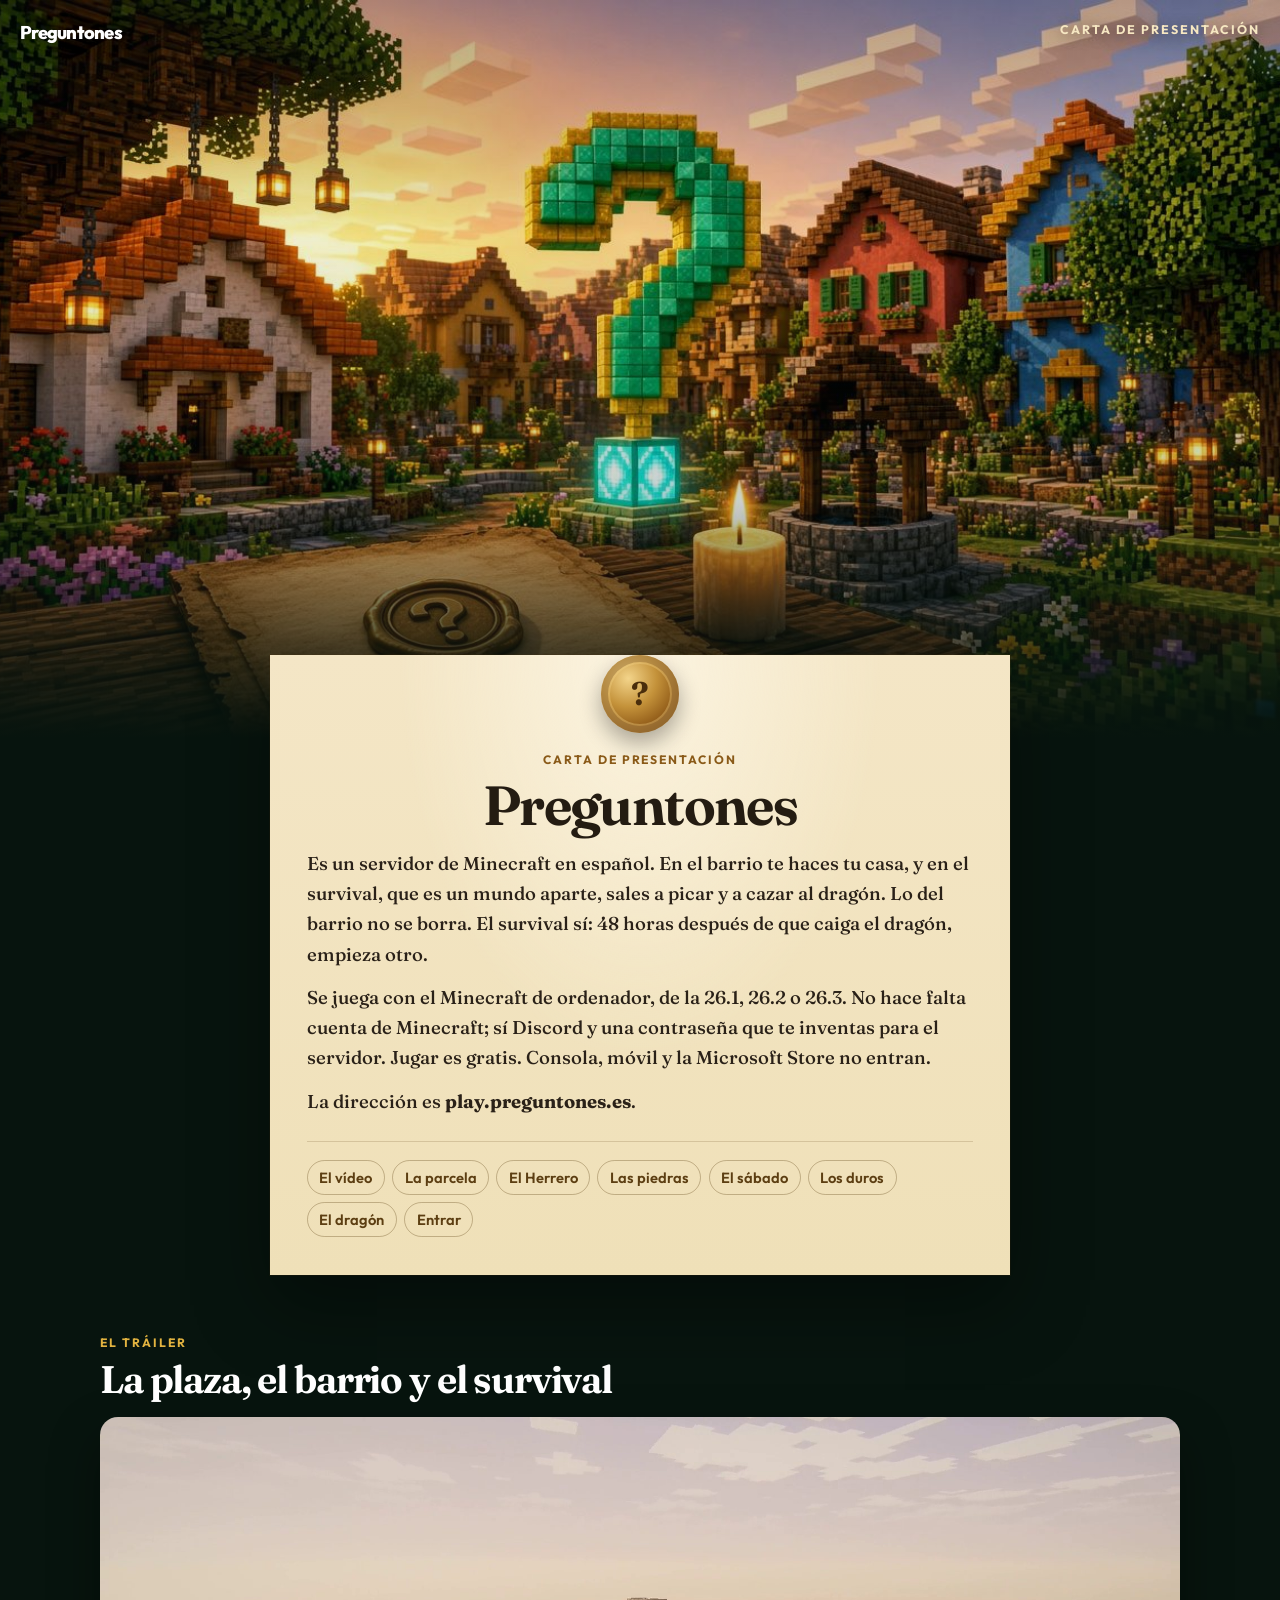
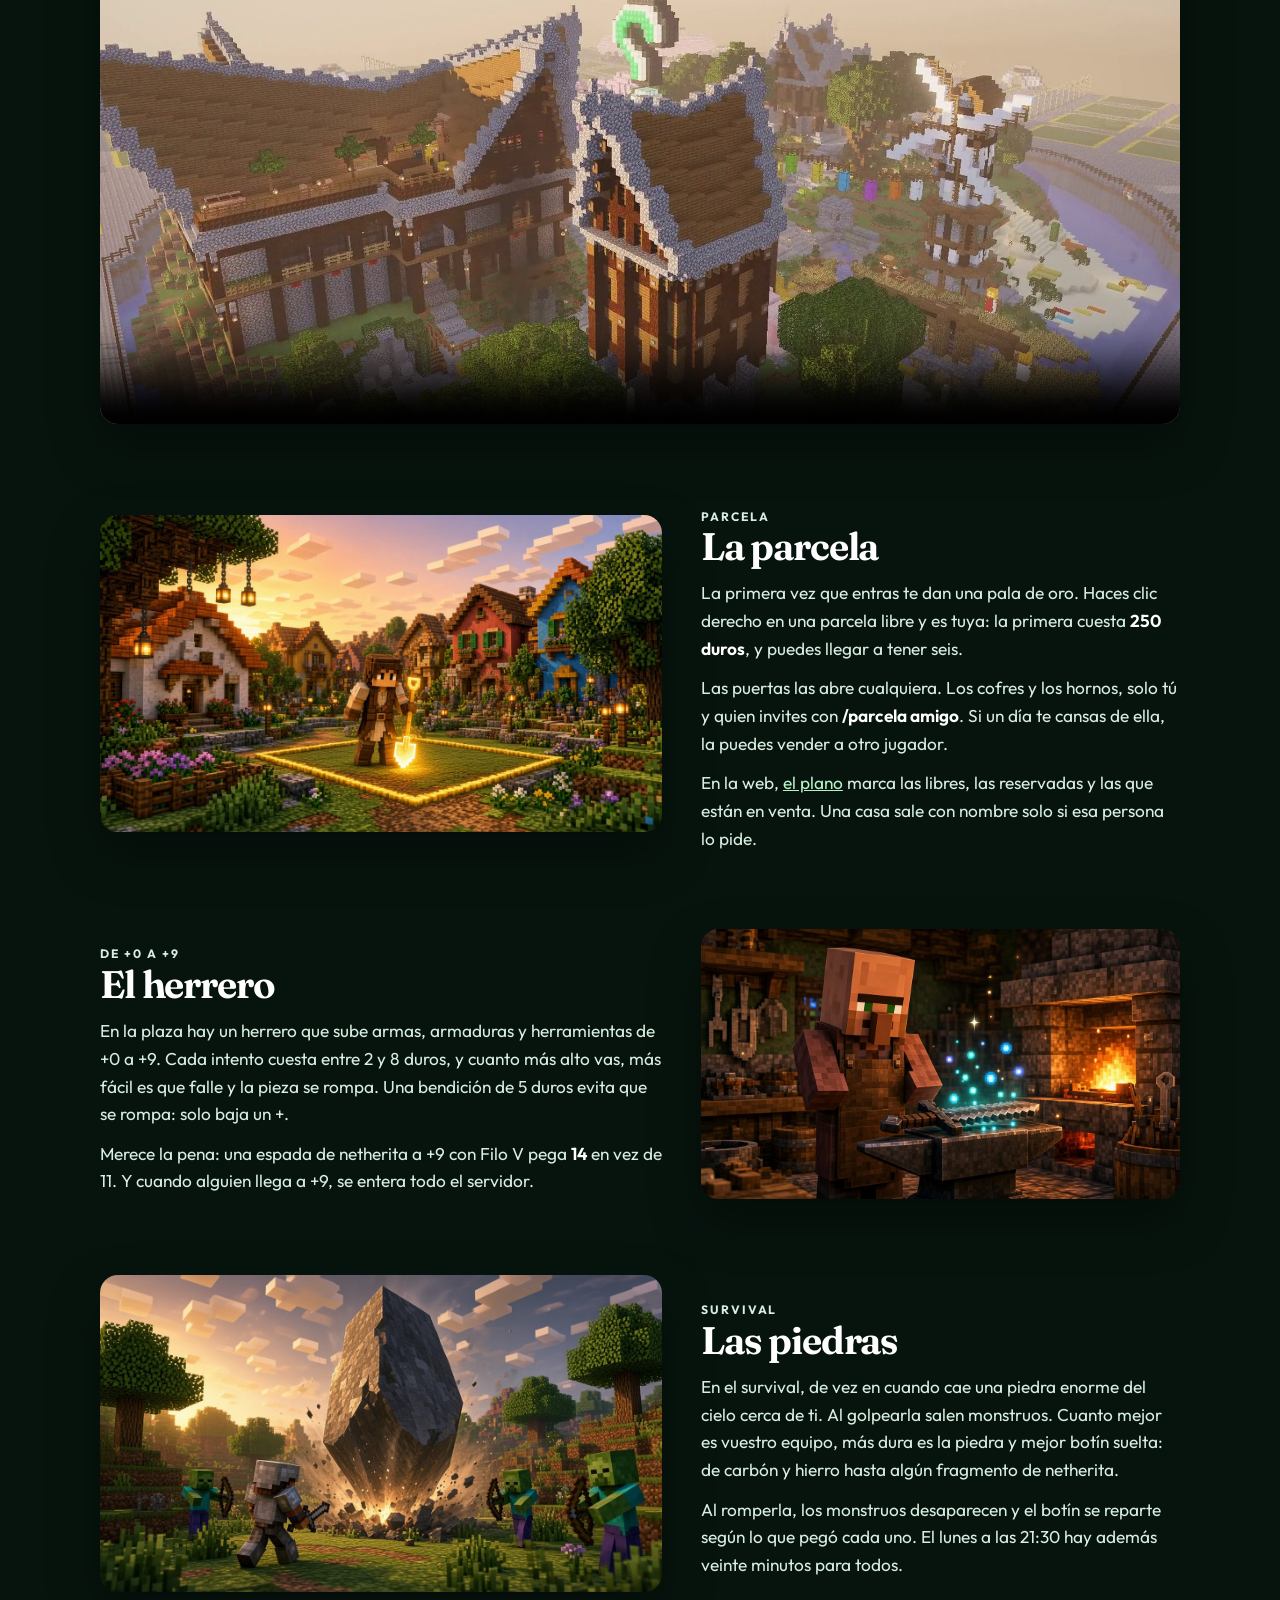
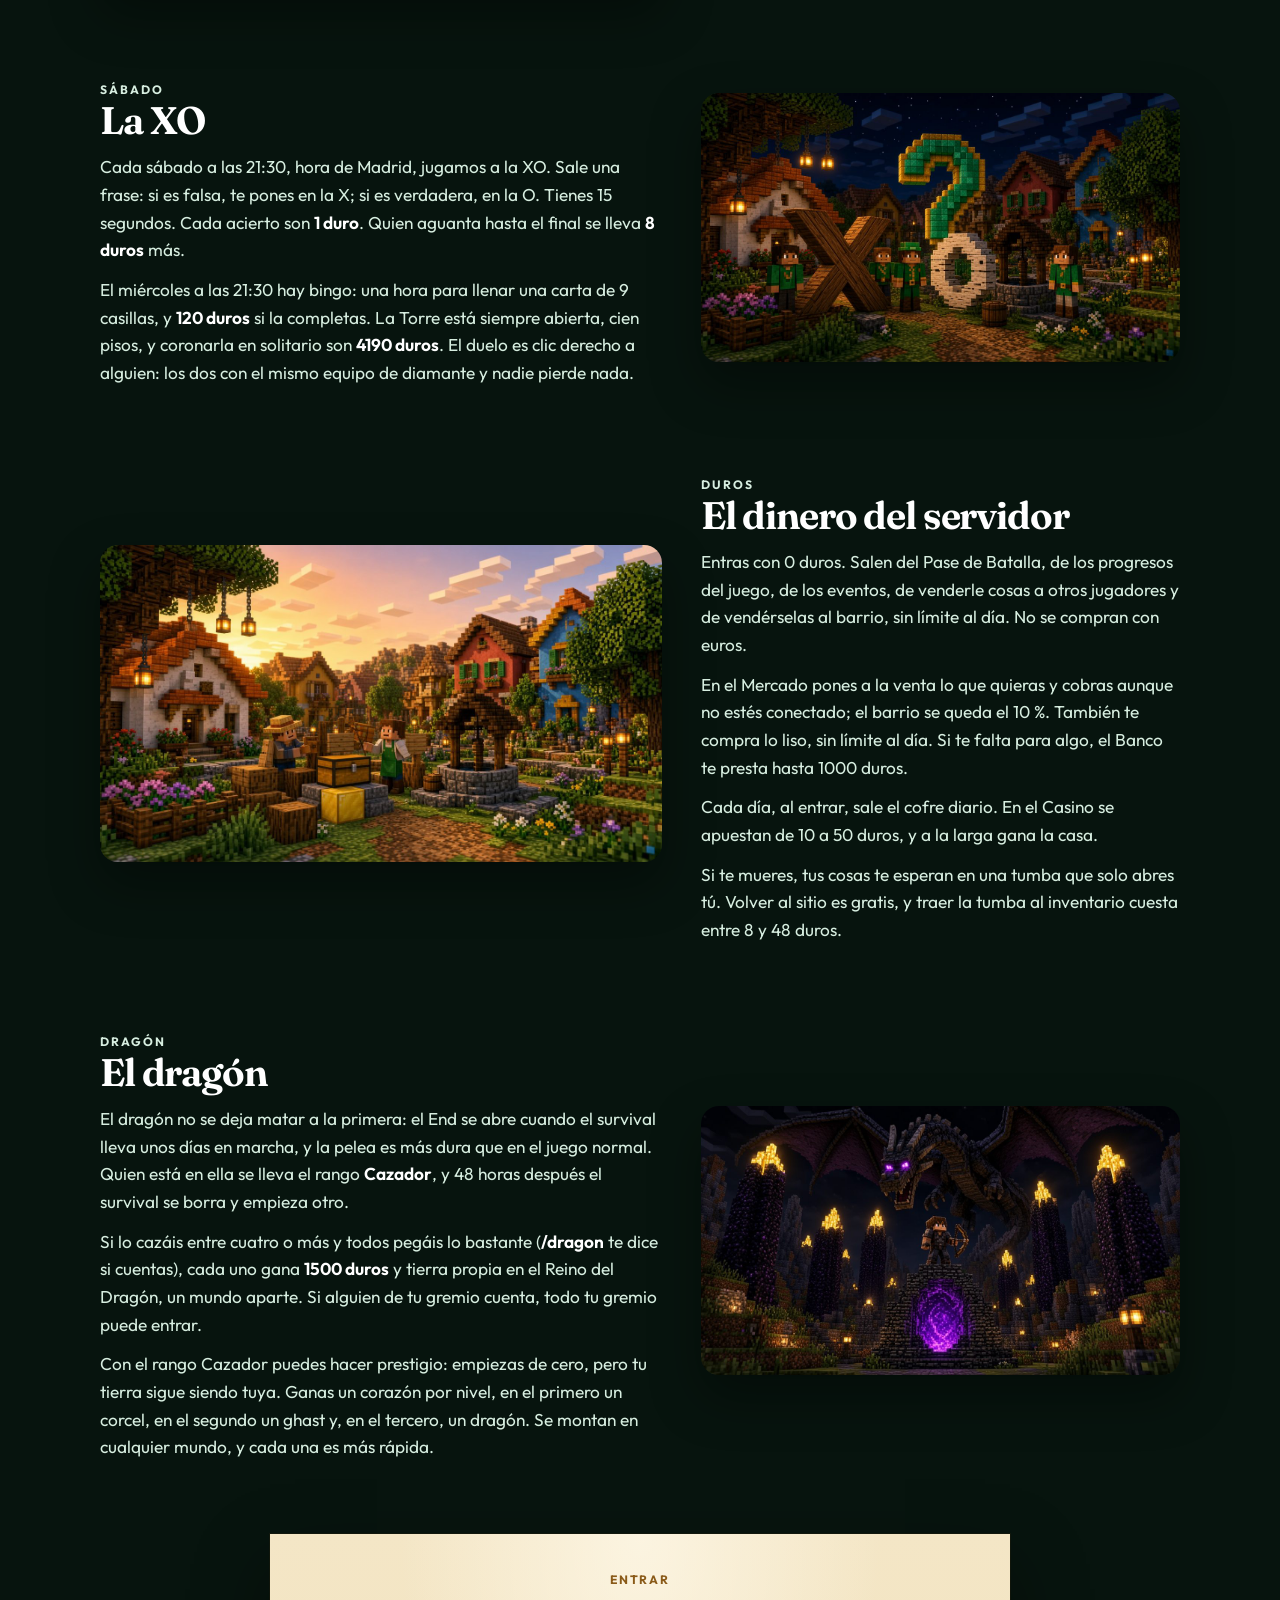
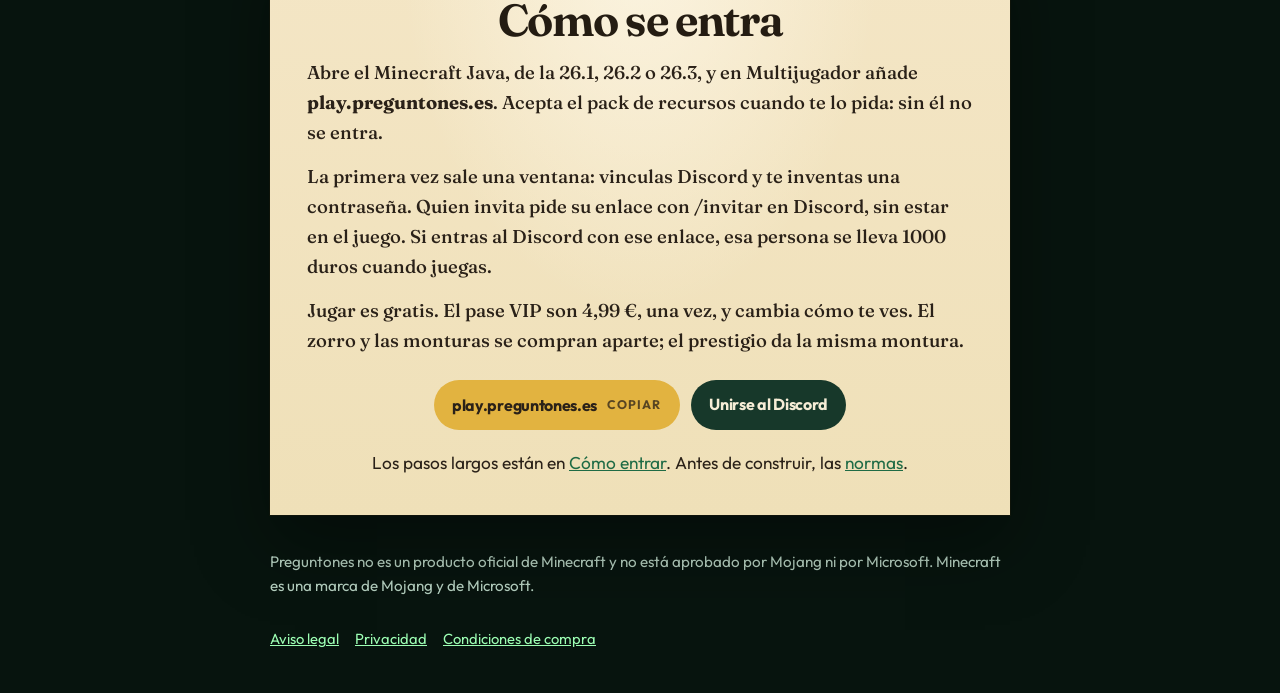
<file: carta/index.html>
<!DOCTYPE html>
<html lang="es-ES">
<head>
  <meta charset="utf-8">
  <meta name="viewport" content="width=device-width, initial-scale=1">
  <title>Carta de presentación · Preguntones</title>
  <meta name="description" content="Preguntones, un servidor de Minecraft Java 26.1, 26.2 o 26.3. Parcela en el barrio, herrero de +0 a +9, piedras en el survival y la XO los sábados. Dirección: play.preguntones.es.">
  <meta name="robots" content="noindex, nofollow, noarchive">
  <meta name="googlebot" content="noindex, nofollow">
  <meta name="theme-color" content="#07140e">
  <meta property="og:title" content="Carta de presentación · Preguntones">
  <meta property="og:description" content="Un servidor de Minecraft Java. Parcela en el barrio, herrero de +0 a +9, piedras en el survival y la XO los sábados a las 21:30, hora de Madrid.">
  <meta property="og:type" content="website">
  <meta property="og:url" content="https://preguntones.es/carta/">
  <meta property="og:image" content="https://preguntones.es/carta/img/portada.jpg">
  <meta name="twitter:card" content="summary_large_image">
  <link rel="icon" href="../img/marca.svg">
  <link rel="preconnect" href="https://fonts.googleapis.com">
  <link rel="preconnect" href="https://fonts.gstatic.com" crossorigin>
  <link href="https://fonts.googleapis.com/css2?family=Fraunces:opsz,wght@9..144,500;9..144,650;9..144,700&family=Outfit:wght@400;500;600;700;800&display=swap" rel="stylesheet">
  <link rel="stylesheet" href="../css/carta.css">
</head>
<body>
  <a class="saltar" href="#carta">Saltar al contenido</a>
  <header class="cima">
    <img src="img/portada.jpg" width="1280" height="720" alt="Plaza del barrio al atardecer, con una carta sellada y una vela en primer plano">
    <div class="cima-velo" aria-hidden="true"></div>
    <p class="cima-nombre"><span data-campo="nombre">Preguntones</span></p>
    <p class="cima-linea">Carta de presentación</p>
  </header>

  <main>
    <article class="hoja" id="carta" tabindex="-1">
      <div class="sello" aria-hidden="true">?</div>
      <p class="kicker">Carta de presentación</p>
      <h1>Preguntones</h1>
      <div class="prosa">
        <p>Es un servidor de Minecraft en español. En el barrio te haces tu casa, y en el survival, que es un mundo aparte, sales a picar y a cazar al dragón. Lo del barrio no se borra. El survival sí: 48 horas después de que caiga el dragón, empieza otro.</p>
        <p>Se juega con el Minecraft de ordenador, de la <span data-campo="clientes">26.1, 26.2 o 26.3</span>. No hace falta cuenta de Minecraft; sí Discord y una contraseña que te inventas para el servidor. Jugar es gratis. Consola, móvil y la Microsoft Store no entran.</p>
        <p>La dirección es <strong data-campo="hostname">play.preguntones.es</strong>.</p>
      </div>
      <nav class="indice" aria-label="Contenido de la carta">
        <a href="#video">El vídeo</a>
        <a href="#parcela">La parcela</a>
        <a href="#herrero">El Herrero</a>
        <a href="#piedras">Las piedras</a>
        <a href="#sabado">El sábado</a>
        <a href="#duros">Los duros</a>
        <a href="#dragon">El dragón</a>
        <a href="#entrar">Entrar</a>
      </nav>
    </article>

    <section class="pieza" id="video" aria-labelledby="titulo-video">
      <p class="kicker">El tráiler</p>
      <h2 id="titulo-video">La plaza, el barrio y el survival</h2>
      <figure class="foto">
        <video controls playsinline preload="metadata" width="1920" height="1080" poster="../img/trailer.jpg?v=2">
          <source src="../video/preguntones-trailer.mp4?v=2" type="video/mp4">
        </video>
      </figure>
    </section>

    <section class="tramo" id="parcela" aria-labelledby="titulo-parcela">
      <figure class="foto">
        <img src="img/parcela.jpg" width="1280" height="720" alt="Una persona con una pala de oro, de pie en un terreno marcado con un borde amarillo, entre casas de colores">
      </figure>
      <div>
        <p class="kicker">Parcela</p>
        <h2 id="titulo-parcela">La parcela</h2>
        <p>La primera vez que entras te dan una pala de oro. Haces clic derecho en una parcela libre y es tuya: la primera cuesta <strong>250 duros</strong>, y puedes llegar a tener seis.</p>
        <p>Las puertas las abre cualquiera. Los cofres y los hornos, solo tú y quien invites con <strong>/parcela amigo</strong>. Si un día te cansas de ella, la puedes vender a otro jugador.</p>
        <p>En la web, <a href="../plano.html">el plano</a> marca las libres, las reservadas y las que están en venta. Una casa sale con nombre solo si esa persona lo pide.</p>
      </div>
    </section>

    <section class="tramo voltea" id="herrero" aria-labelledby="titulo-herrero">
      <figure class="foto">
        <img src="img/forja.jpg" width="1280" height="720" alt="Un herrero aldeano junto a un yunque, con una espada oscura rodeada de luces azules">
      </figure>
      <div>
        <p class="kicker">De +0 a +9</p>
        <h2 id="titulo-herrero">El herrero</h2>
        <p>En la plaza hay un herrero que sube armas, armaduras y herramientas de +0 a +9. Cada intento cuesta entre 2 y 8 duros, y cuanto más alto vas, más fácil es que falle y la pieza se rompa. Una bendición de 5 duros evita que se rompa: solo baja un +.</p>
        <p>Merece la pena: una espada de netherita a +9 con Filo V pega <strong>14</strong> en vez de 11. Y cuando alguien llega a +9, se entera todo el servidor.</p>
      </div>
    </section>

    <section class="tramo" id="piedras" aria-labelledby="titulo-piedras">
      <figure class="foto">
        <img src="img/piedra.jpg" width="1280" height="720" alt="Una piedra enorme cayendo del cielo en un bosque, con un aventurero y varios zombis alrededor">
      </figure>
      <div>
        <p class="kicker">Survival</p>
        <h2 id="titulo-piedras">Las piedras</h2>
        <p>En el survival, de vez en cuando cae una piedra enorme del cielo cerca de ti. Al golpearla salen monstruos. Cuanto mejor es vuestro equipo, más dura es la piedra y mejor botín suelta: de carbón y hierro hasta algún fragmento de netherita.</p>
        <p>Al romperla, los monstruos desaparecen y el botín se reparte según lo que pegó cada uno. El lunes a las 21:30 hay además veinte minutos para todos.</p>
      </div>
    </section>

    <section class="tramo voltea" id="sabado" aria-labelledby="titulo-sabado">
      <figure class="foto">
        <img src="img/sabado.jpg" width="1280" height="720" alt="Plaza de noche con una X de madera y una O de piedra, y varias personas entre faroles">
      </figure>
      <div>
        <p class="kicker">Sábado</p>
        <h2 id="titulo-sabado">La XO</h2>
        <p>Cada <span data-campo="cita">sábado a las 21:30, hora de Madrid</span>, jugamos a la XO. Sale una frase: si es falsa, te pones en la X; si es verdadera, en la O. Tienes 15 segundos. Cada acierto son <strong>1 duro</strong>. Quien aguanta hasta el final se lleva <strong>8 duros</strong> más.</p>
        <p>El miércoles a las 21:30 hay bingo: una hora para llenar una carta de 9 casillas, y <strong>120 duros</strong> si la completas. La Torre está siempre abierta, cien pisos, y coronarla en solitario son <strong>4190 duros</strong>. El duelo es clic derecho a alguien: los dos con el mismo equipo de diamante y nadie pierde nada.</p>
      </div>
    </section>

    <section class="tramo" id="duros" aria-labelledby="titulo-duros">
      <figure class="foto">
        <img src="img/mercado.jpg" width="1280" height="720" alt="Dos vecinos comerciando junto a un cofre, en la plaza del barrio al atardecer">
      </figure>
      <div>
        <p class="kicker">Duros</p>
        <h2 id="titulo-duros">El dinero del servidor</h2>
        <p>Entras con 0 duros. Salen del Pase de Batalla, de los progresos del juego, de los eventos, de venderle cosas a otros jugadores y de vendérselas al barrio, sin límite al día. No se compran con euros.</p>
        <p>En el Mercado pones a la venta lo que quieras y cobras aunque no estés conectado; el barrio se queda el 10 %. También te compra lo liso, sin límite al día. Si te falta para algo, el Banco te presta hasta 1000 duros.</p>
        <p>Cada día, al entrar, sale el cofre diario. En el Casino se apuestan de 10 a 50 duros, y a la larga gana la casa.</p>
        <p>Si te mueres, tus cosas te esperan en una tumba que solo abres tú. Volver al sitio es gratis, y traer la tumba al inventario cuesta entre 8 y 48 duros.</p>
      </div>
    </section>

    <section class="tramo voltea" id="dragon" aria-labelledby="titulo-dragon">
      <figure class="foto">
        <img src="img/dragon.jpg" width="1280" height="720" alt="Un cazador con arco frente a un dragón de ojos violeta, entre columnas del End">
      </figure>
      <div>
        <p class="kicker">Dragón</p>
        <h2 id="titulo-dragon">El dragón</h2>
        <p>El dragón no se deja matar a la primera: el End se abre cuando el survival lleva unos días en marcha, y la pelea es más dura que en el juego normal. Quien está en ella se lleva el rango <strong>Cazador</strong>, y 48 horas después el survival se borra y empieza otro.</p>
        <p>Si lo cazáis entre cuatro o más y todos pegáis lo bastante (<strong>/dragon</strong> te dice si cuentas), cada uno gana <strong>1500 duros</strong> y tierra propia en el Reino del Dragón, un mundo aparte. Si alguien de tu gremio cuenta, todo tu gremio puede entrar.</p>
        <p>Con el rango Cazador puedes hacer prestigio: empiezas de cero, pero tu tierra sigue siendo tuya. Ganas un corazón por nivel, en el primero un corcel, en el segundo un ghast y, en el tercero, un dragón. Se montan en cualquier mundo, y cada una es más rápida.</p>
      </div>
    </section>

    <section class="hoja remite" id="entrar" aria-labelledby="titulo-entrar">
      <p class="kicker">Entrar</p>
      <h2 id="titulo-entrar">Cómo se entra</h2>
      <div class="prosa">
        <p>Abre el Minecraft Java, de la <span data-campo="clientes">26.1, 26.2 o 26.3</span>, y en Multijugador añade <strong data-campo="hostname">play.preguntones.es</strong>. Acepta el pack de recursos cuando te lo pida: sin él no se entra.</p>
        <p>La primera vez sale una ventana: vinculas Discord y te inventas una contraseña. Quien invita pide su enlace con /invitar en Discord, sin estar en el juego. Si entras al Discord con ese enlace, esa persona se lleva 1000 duros cuando juegas.</p>
        <p>Jugar es gratis. El pase VIP son <span data-campo="precioVecino">4,99 €</span>, una vez, y cambia cómo te ves. El zorro y las monturas se compran aparte; el prestigio da la misma montura.</p>
      </div>
      <div class="acciones">
        <button class="boton boton-oro" type="button" data-copiar-ip>
          <span data-campo="hostname">play.preguntones.es</span>
          <span class="ip-accion">Copiar</span>
        </button>
        <a class="boton" href="https://discord.gg/ZjcnvSkqsQ" data-campo="discord" data-campo-modo="solo-href">Unirse al Discord</a>
        <p class="copiado" hidden>Copiado. Pégalo en Multijugador, en Dirección del servidor.</p>
      </div>
      <p class="pasos">Los pasos largos están en <a href="../entrar.html">Cómo entrar</a>. Antes de construir, las <a href="../normas.html">normas</a>.</p>
    </section>

    <p class="oficial"><span data-campo="nombre">Preguntones</span> no es un producto oficial de Minecraft y no está aprobado por Mojang ni por Microsoft. Minecraft es una marca de Mojang y de Microsoft.</p>
  </main>

  <footer class="pie">
    <nav aria-label="Pie">
      <ul>
        <li><a href="../aviso-legal.html">Aviso legal</a></li>
        <li><a href="../privacidad.html">Privacidad</a></li>
        <li><a href="../condiciones.html">Condiciones de compra</a></li>
      </ul>
    </nav>
  </footer>
  <script src="../js/identidad.js"></script>
  <script src="../js/sitio.js"></script>
</body>
</html>
</file>
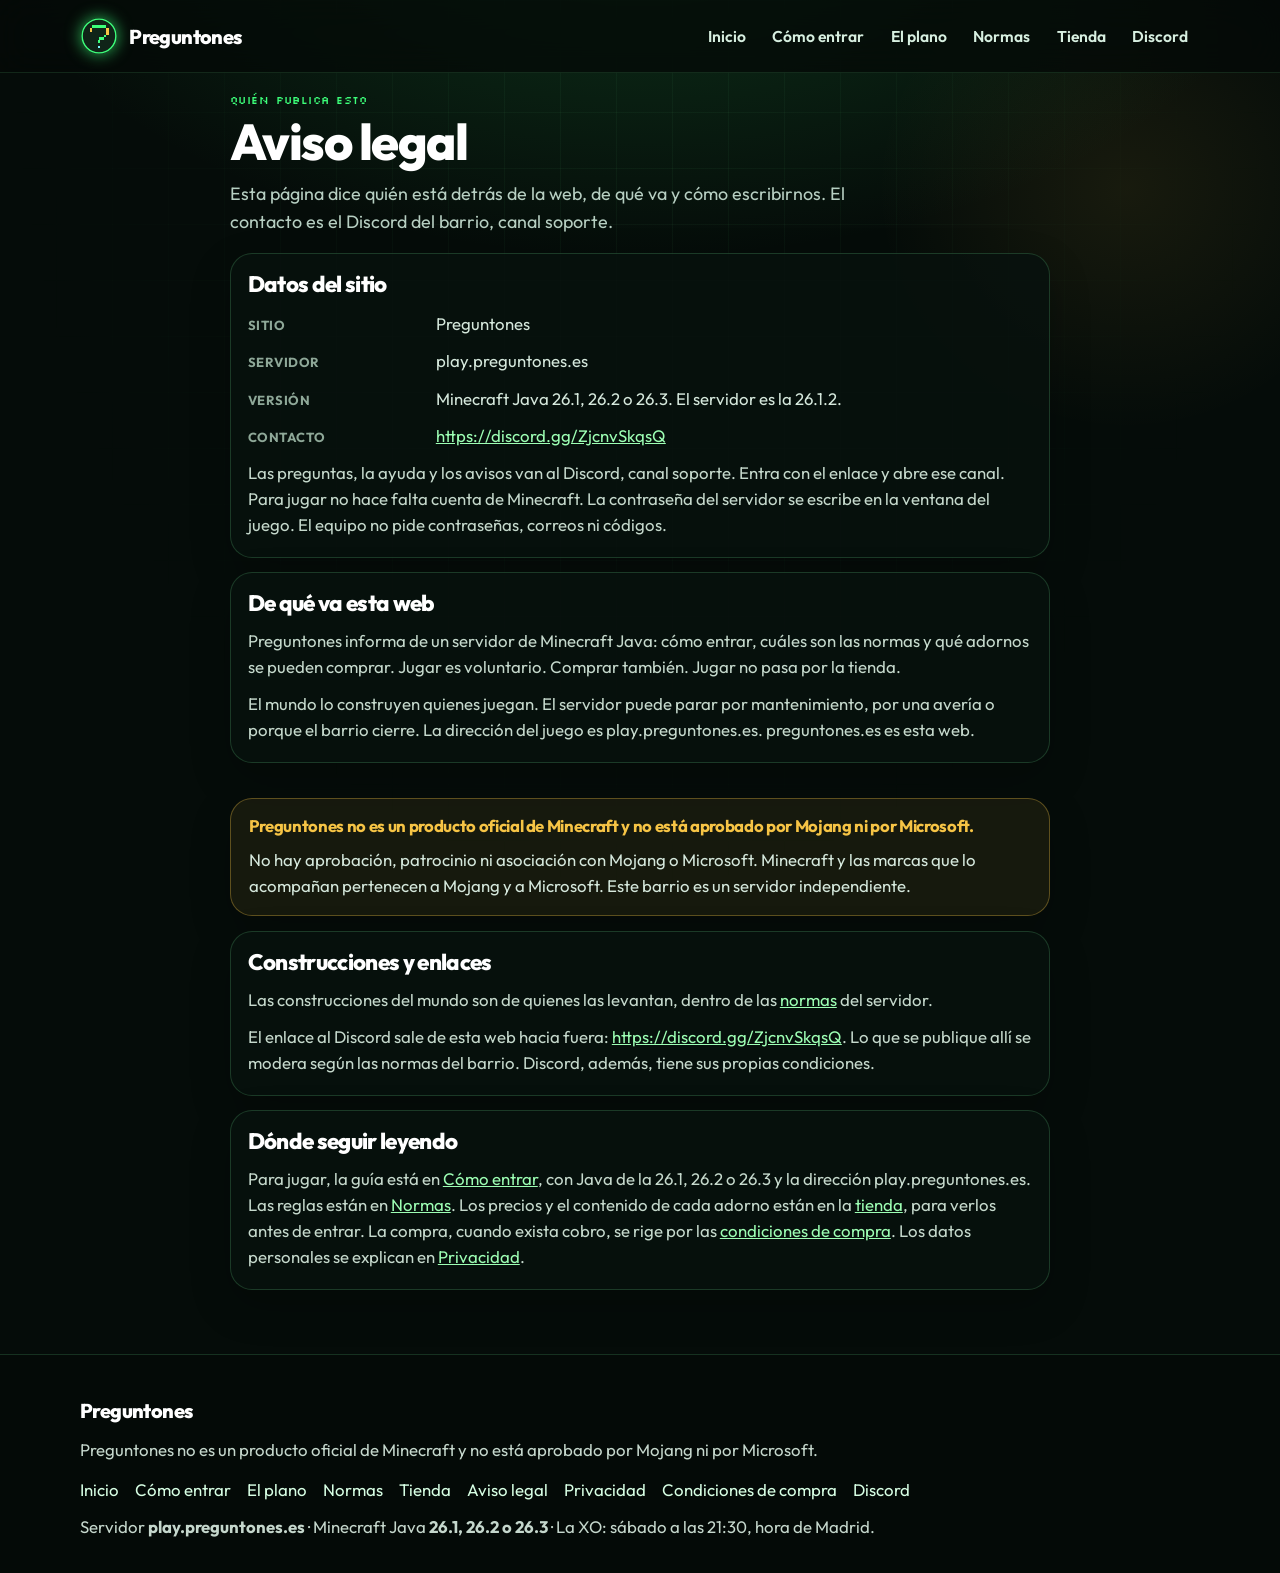
<file: aviso-legal.html>
<!DOCTYPE html>
<html lang="es-ES">
<head>
  <meta charset="utf-8">
  <meta name="viewport" content="width=device-width, initial-scale=1">
  <title>Aviso legal · Preguntones</title>
  <meta name="description" content="Aviso legal de Preguntones. Quién publica esta web, de qué va el servidor y cómo hablar con el equipo. El contacto es el Discord. No es un producto oficial de Minecraft.">
  <meta name="theme-color" content="#07140e">
  <link rel="icon" href="img/marca.svg">
  <link rel="preconnect" href="https://fonts.googleapis.com">
  <link rel="preconnect" href="https://fonts.gstatic.com" crossorigin>
  <link href="https://fonts.googleapis.com/css2?family=Outfit:wght@400;500;600;700;800&family=Silkscreen&display=swap" rel="stylesheet">
  <link rel="stylesheet" href="css/estilos.css">
</head>
<body>
  <a class="saltar" href="#contenido">Saltar al contenido</a>
  <header class="cabecera">
    <div class="envoltorio barra">
      <a class="marca" href="index.html"><span data-campo="nombre">Preguntones</span></a>
      <button class="menu-abrir" type="button" aria-expanded="false" aria-controls="menu-principal"><span class="cuando-cerrado">Menú</span><span class="cuando-abierto">Cerrar</span></button>
      <nav class="menu" id="menu-principal" aria-label="Principal">
        <a href="index.html">Inicio</a>
        <a href="entrar.html">Cómo entrar</a>
        <a href="plano.html">El plano</a>
        <a href="normas.html">Normas</a>
        <a href="tienda.html">Tienda</a>
        <a href="https://discord.gg/ZjcnvSkqsQ" data-campo="discord" data-campo-modo="solo-href">Discord</a>
      </nav>
    </div>
  </header>
  <main id="contenido" class="envoltorio lectura" tabindex="-1">
    <p class="kicker">Quién publica esto</p>
    <h1>Aviso legal</h1>
    <p class="entradilla">Esta página dice quién está detrás de la web, de qué va y cómo escribirnos. El contacto es el Discord del barrio, canal soporte.</p>

    <div class="pila">
      <article class="hoja">
        <h2>Datos del sitio</h2>
        <dl class="datos">
          <div>
            <dt>Sitio</dt>
            <dd data-campo="nombre">Preguntones</dd>
          </div>
          <div>
            <dt>Servidor</dt>
            <dd data-campo="hostname">play.preguntones.es</dd>
          </div>
          <div>
            <dt>Versión</dt>
            <dd>Minecraft Java <span data-campo="clientes">26.1, 26.2 o 26.3</span>. El servidor es la <span data-campo="version">26.1.2</span>.</dd>
          </div>
          <div>
            <dt>Contacto</dt>
            <dd><a href="https://discord.gg/ZjcnvSkqsQ" data-campo="discord" data-campo-modo="enlace">https://discord.gg/ZjcnvSkqsQ</a></dd>
          </div>
        </dl>
        <p>Las preguntas, la ayuda y los avisos van al Discord, canal soporte. Entra con el enlace y abre ese canal. Para jugar no hace falta cuenta de Minecraft. La contraseña del servidor se escribe en la ventana del juego. El equipo no pide contraseñas, correos ni códigos.</p>
      </article>

      <article class="hoja">
        <h2>De qué va esta web</h2>
        <p><span data-campo="nombre">Preguntones</span> informa de un servidor de Minecraft Java: cómo entrar, cuáles son las normas y qué adornos se pueden comprar. Jugar es voluntario. Comprar también. Jugar no pasa por la tienda.</p>
        <p>El mundo lo construyen quienes juegan. El servidor puede parar por mantenimiento, por una avería o porque el barrio cierre. La dirección del juego es <span data-campo="hostname">play.preguntones.es</span>. preguntones.es es esta web.</p>
      </article>

      <section class="aviso-oficial">
        <h2 class="frase-oficial"><span data-campo="nombre">Preguntones</span> no es un producto oficial de Minecraft y no está aprobado por Mojang ni por Microsoft.</h2>
        <p>No hay aprobación, patrocinio ni asociación con Mojang o Microsoft. Minecraft y las marcas que lo acompañan pertenecen a Mojang y a Microsoft. Este barrio es un servidor independiente.</p>
      </section>

      <article class="hoja">
        <h2>Construcciones y enlaces</h2>
        <p>Las construcciones del mundo son de quienes las levantan, dentro de las <a href="normas.html">normas</a> del servidor.</p>
        <p>El enlace al Discord sale de esta web hacia fuera: <a class="enlace-largo" href="https://discord.gg/ZjcnvSkqsQ" data-campo="discord" data-campo-modo="enlace">https://discord.gg/ZjcnvSkqsQ</a>. Lo que se publique allí se modera según las normas del barrio. Discord, además, tiene sus propias condiciones.</p>
      </article>

      <article class="hoja">
        <h2>Dónde seguir leyendo</h2>
        <p>Para jugar, la guía está en <a href="entrar.html">Cómo entrar</a>, con Java de la <span data-campo="clientes">26.1, 26.2 o 26.3</span> y la dirección <span data-campo="hostname">play.preguntones.es</span>. Las reglas están en <a href="normas.html">Normas</a>. Los precios y el contenido de cada adorno están en la <a href="tienda.html">tienda</a>, para verlos antes de entrar. La compra, cuando exista cobro, se rige por las <a href="condiciones.html">condiciones de compra</a>. Los datos personales se explican en <a href="privacidad.html">Privacidad</a>.</p>
      </article>
    </div>
  </main>
  <footer class="pie">
    <div class="envoltorio">
      <p class="pie-nombre"><span data-campo="nombre">Preguntones</span></p>
      <p><span data-campo="nombre">Preguntones</span> no es un producto oficial de Minecraft y no está aprobado por Mojang ni por Microsoft.</p>
      <nav aria-label="Pie">
        <ul class="pie-enlaces">
          <li><a href="index.html">Inicio</a></li>
          <li><a href="entrar.html">Cómo entrar</a></li>
          <li><a href="plano.html">El plano</a></li>
          <li><a href="normas.html">Normas</a></li>
          <li><a href="tienda.html">Tienda</a></li>
          <li><a href="aviso-legal.html" aria-current="page">Aviso legal</a></li>
          <li><a href="privacidad.html">Privacidad</a></li>
          <li><a href="condiciones.html">Condiciones de compra</a></li>
          <li><a href="https://discord.gg/ZjcnvSkqsQ" data-campo="discord" data-campo-modo="solo-href">Discord</a></li>
        </ul>
      </nav>
      <p>Servidor <strong data-campo="hostname">play.preguntones.es</strong> · Minecraft Java <strong data-campo="clientes">26.1, 26.2 o 26.3</strong> · La XO: <span data-campo="cita">sábado a las 21:30, hora de Madrid</span>.</p>
    </div>
  </footer>
  <script src="js/identidad.js"></script>
  <script src="js/sitio.js"></script>
</body>
</html>
</file>
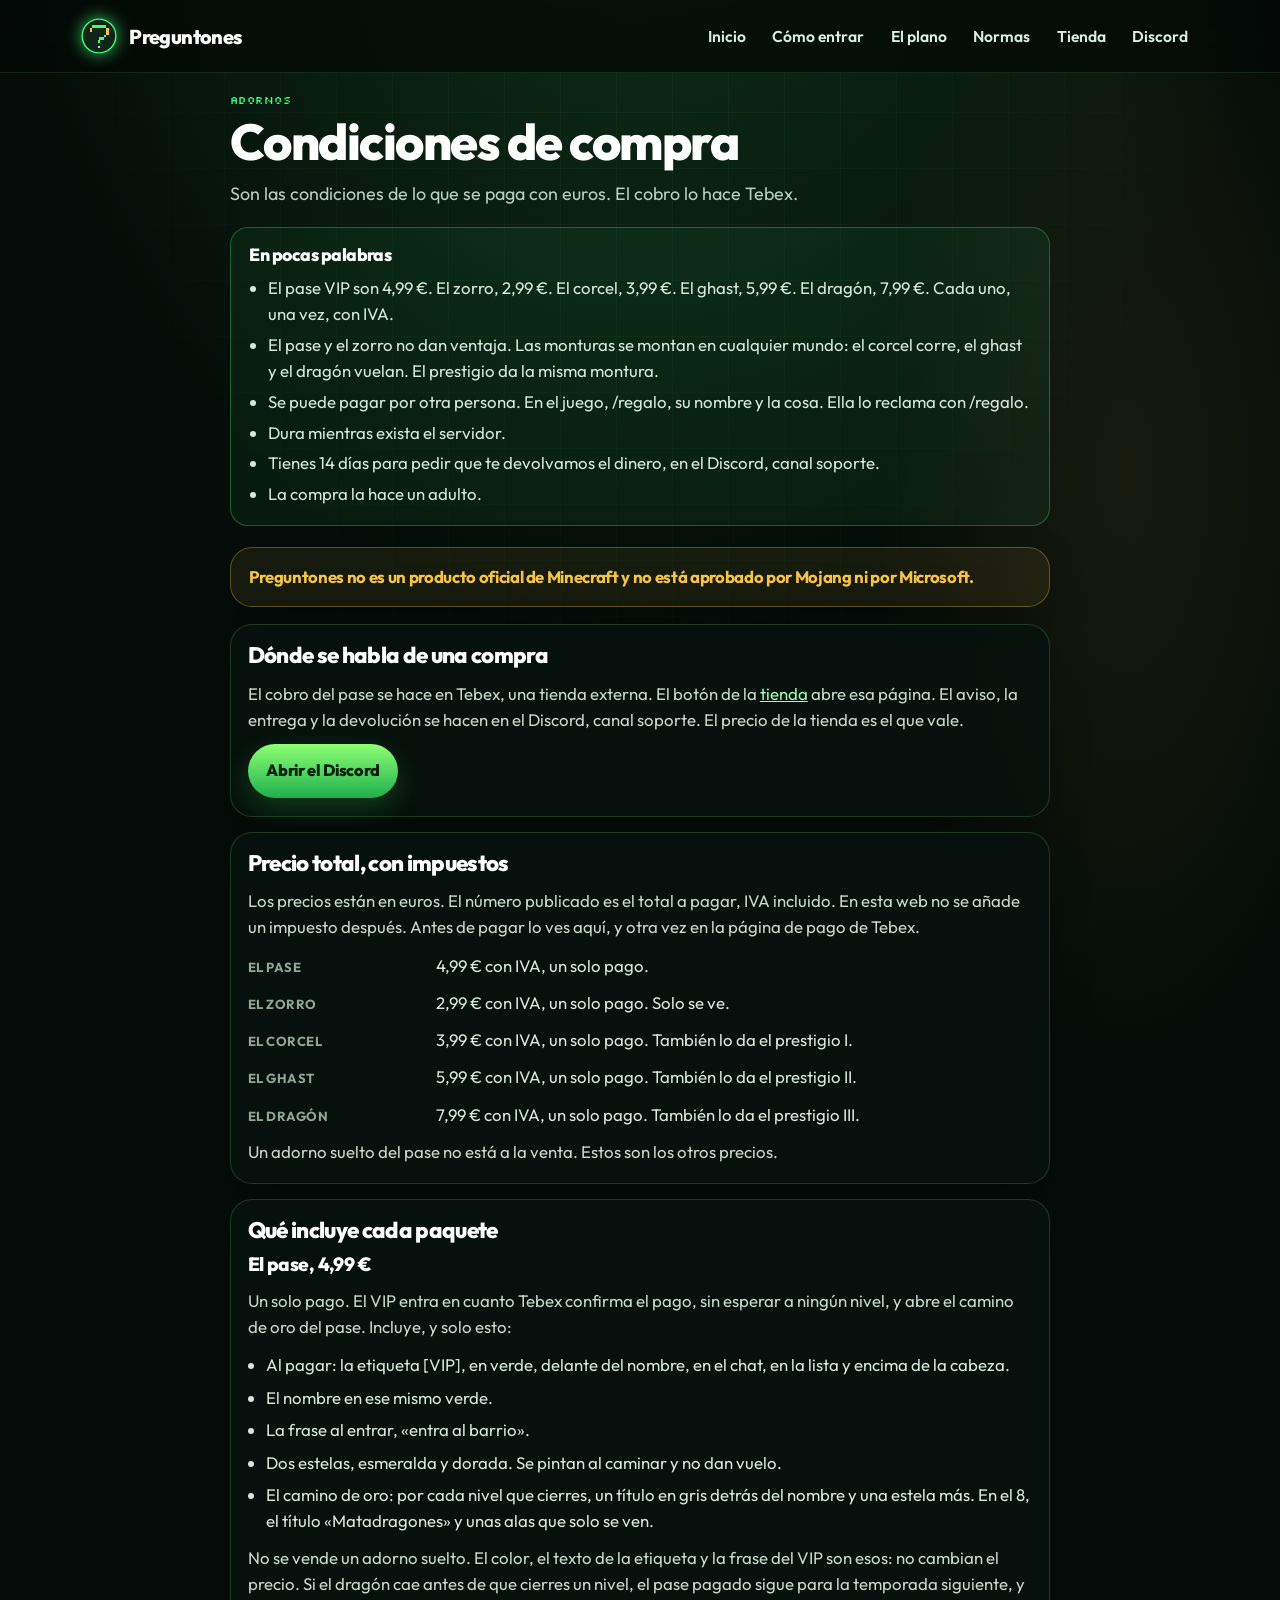
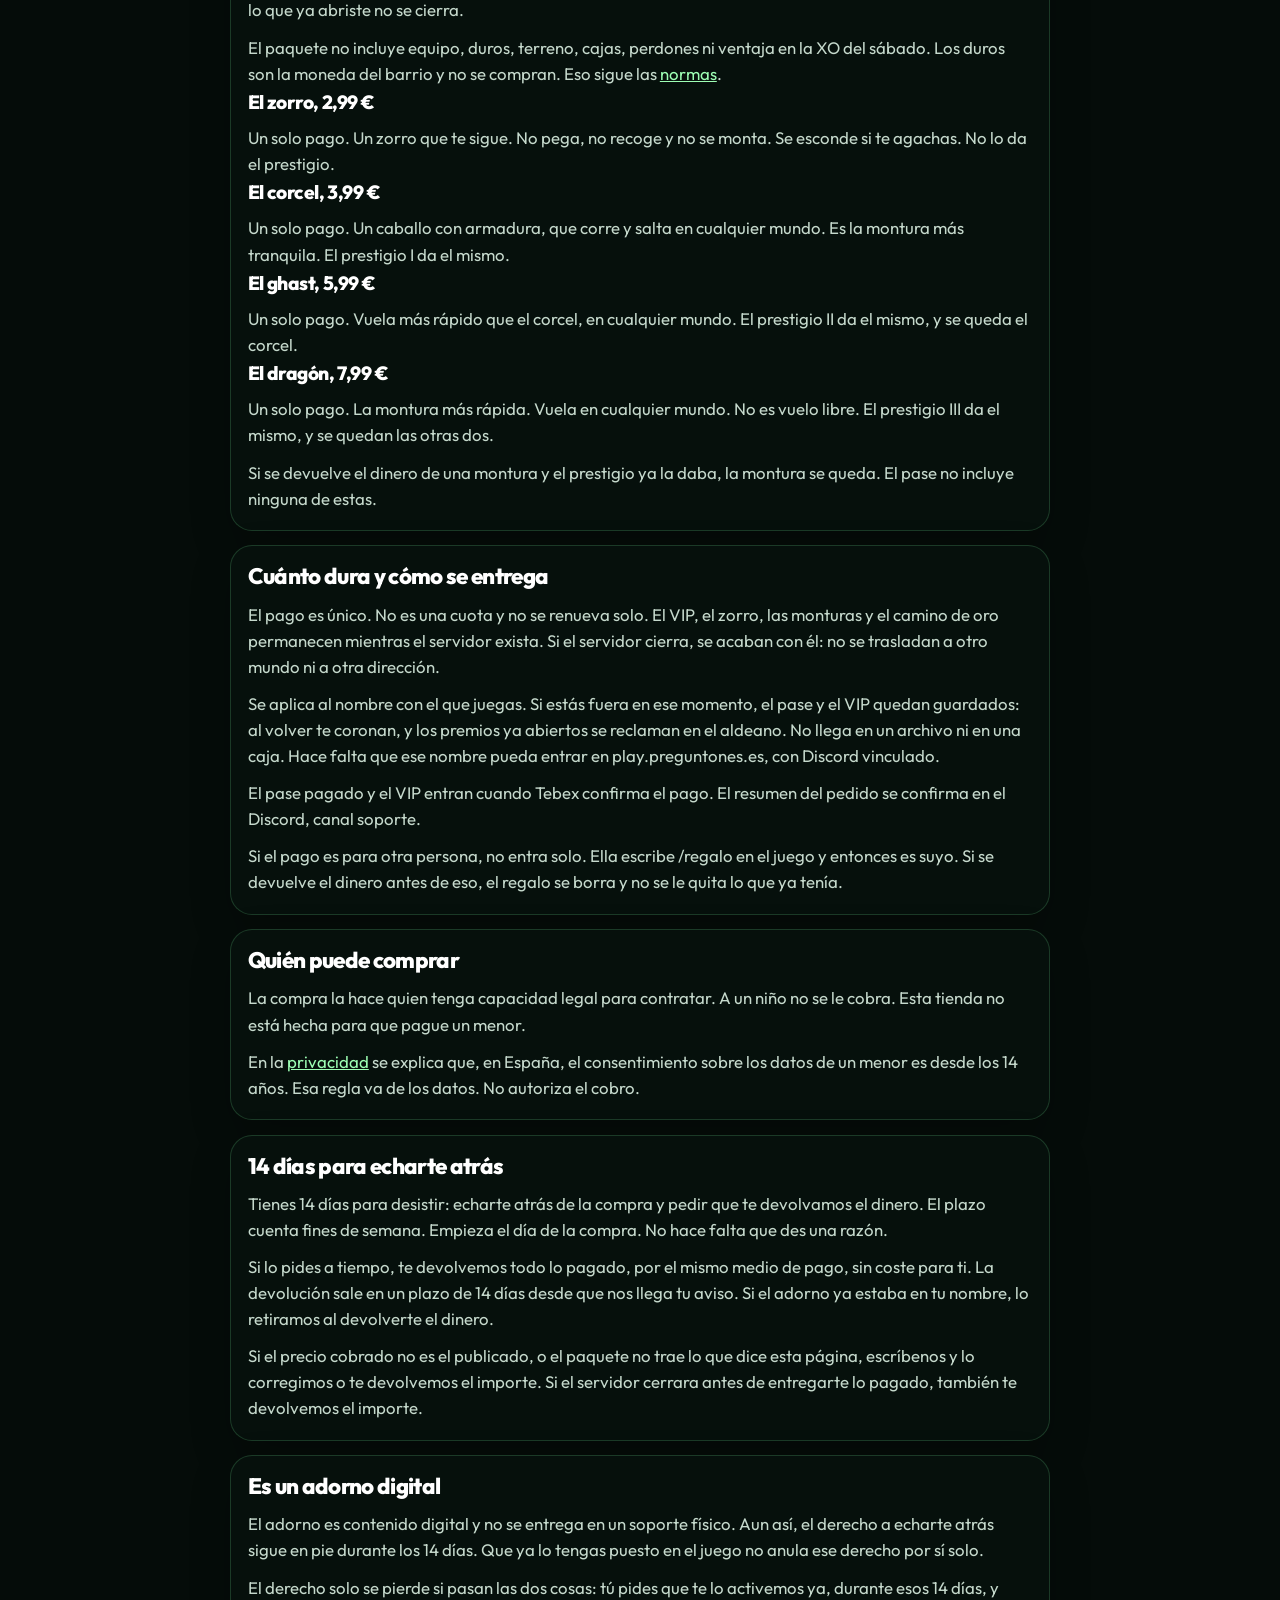
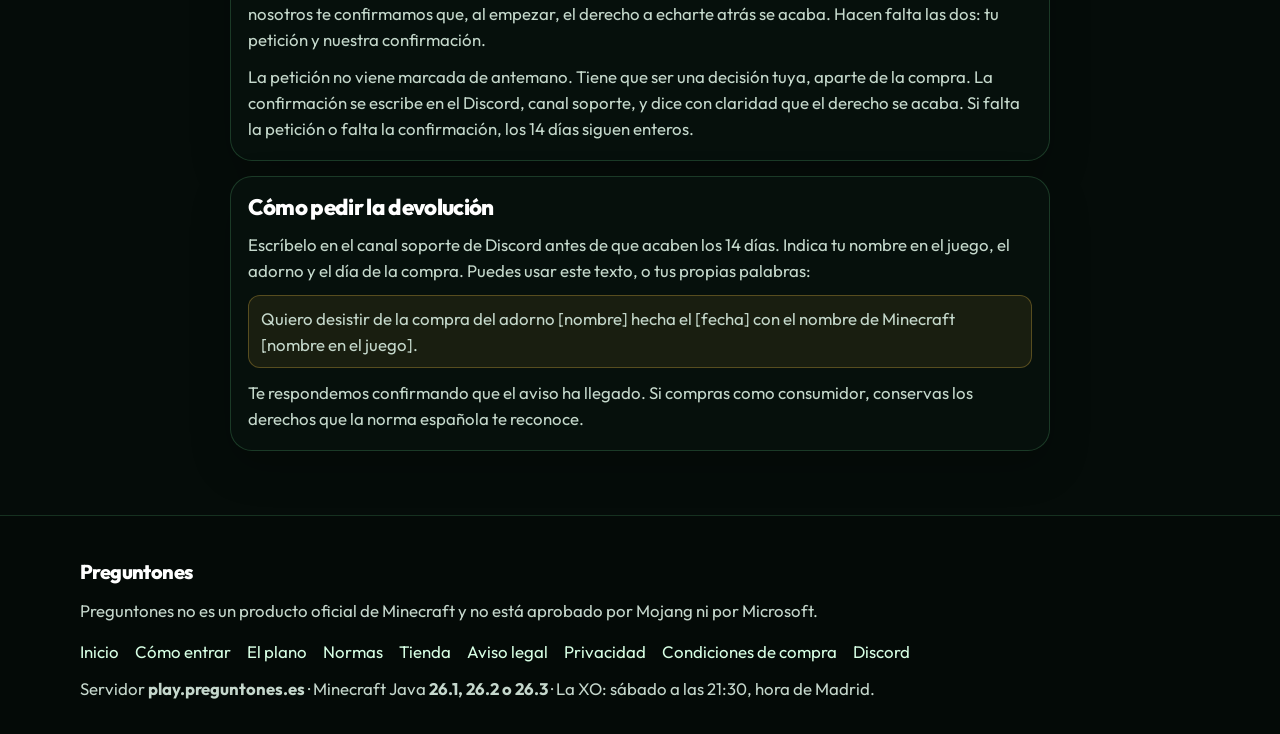
<file: condiciones.html>
<!DOCTYPE html>
<html lang="es-ES">
<head>
  <meta charset="utf-8">
  <meta name="viewport" content="width=device-width, initial-scale=1">
  <title>Condiciones de compra · Preguntones</title>
  <meta name="description" content="Condiciones de los adornos de Preguntones: precio total con IVA, qué incluye cada paquete, un solo pago mientras el servidor exista, y 14 días para pedir el dinero de vuelta.">
  <meta name="theme-color" content="#07140e">
  <link rel="icon" href="img/marca.svg">
  <link rel="preconnect" href="https://fonts.googleapis.com">
  <link rel="preconnect" href="https://fonts.gstatic.com" crossorigin>
  <link href="https://fonts.googleapis.com/css2?family=Outfit:wght@400;500;600;700;800&family=Silkscreen&display=swap" rel="stylesheet">
  <link rel="stylesheet" href="css/estilos.css">
</head>
<body>
  <a class="saltar" href="#contenido">Saltar al contenido</a>
  <header class="cabecera">
    <div class="envoltorio barra">
      <a class="marca" href="index.html"><span data-campo="nombre">Preguntones</span></a>
      <button class="menu-abrir" type="button" aria-expanded="false" aria-controls="menu-principal"><span class="cuando-cerrado">Menú</span><span class="cuando-abierto">Cerrar</span></button>
      <nav class="menu" id="menu-principal" aria-label="Principal">
        <a href="index.html">Inicio</a>
        <a href="entrar.html">Cómo entrar</a>
        <a href="plano.html">El plano</a>
        <a href="normas.html">Normas</a>
        <a href="tienda.html">Tienda</a>
        <a href="https://discord.gg/ZjcnvSkqsQ" data-campo="discord" data-campo-modo="solo-href">Discord</a>
      </nav>
    </div>
  </header>
  <main id="contenido" class="envoltorio lectura" tabindex="-1">
    <p class="kicker">Adornos</p>
    <h1>Condiciones de compra</h1>
    <p class="entradilla">Son las condiciones de lo que se paga con euros. El cobro lo hace Tebex.</p>

    <section class="resumen" aria-labelledby="en-pocas-palabras">
      <h2 id="en-pocas-palabras">En pocas palabras</h2>
      <ul>
        <li>El pase VIP son <span data-campo="precioVecino">4,99 €</span>. El zorro, 2,99 €. El corcel, 3,99 €. El ghast, 5,99 €. El dragón, 7,99 €. Cada uno, una vez, con IVA.</li>
        <li>El pase y el zorro no dan ventaja. Las monturas se montan en cualquier mundo: el corcel corre, el ghast y el dragón vuelan. El prestigio da la misma montura.</li>
        <li>Se puede pagar por otra persona. En el juego, /regalo, su nombre y la cosa. Ella lo reclama con /regalo.</li>
        <li>Dura mientras exista el servidor.</li>
        <li>Tienes 14 días para pedir que te devolvamos el dinero, en el Discord, canal soporte.</li>
        <li>La compra la hace un adulto.</li>
      </ul>
    </section>

    <p class="aviso-oficial frase-oficial"><span data-campo="nombre">Preguntones</span> no es un producto oficial de Minecraft y no está aprobado por Mojang ni por Microsoft.</p>

    <div class="pila">
      <article class="hoja">
        <h2>Dónde se habla de una compra</h2>
        <p>El cobro del pase se hace en Tebex, una tienda externa. El botón de la <a href="tienda.html">tienda</a> abre esa página. El aviso, la entrega y la devolución se hacen en el Discord, canal soporte. El precio de la tienda es el que vale.</p>
        <p><a class="boton" href="https://discord.gg/ZjcnvSkqsQ" data-campo="discord" data-campo-modo="solo-href">Abrir el Discord</a></p>
      </article>

      <article class="hoja">
        <h2>Precio total, con impuestos</h2>
        <p>Los precios están en euros. El número publicado es el total a pagar, IVA incluido. En esta web no se añade un impuesto después. Antes de pagar lo ves aquí, y otra vez en la página de pago de Tebex.</p>
        <dl class="datos">
          <div>
            <dt>El pase</dt>
            <dd><span data-campo="precioVecino">4,99 €</span> con IVA, un solo pago.</dd>
          </div>
          <div>
            <dt>El zorro</dt>
            <dd>2,99 € con IVA, un solo pago. Solo se ve.</dd>
          </div>
          <div>
            <dt>El corcel</dt>
            <dd>3,99 € con IVA, un solo pago. También lo da el prestigio I.</dd>
          </div>
          <div>
            <dt>El ghast</dt>
            <dd>5,99 € con IVA, un solo pago. También lo da el prestigio II.</dd>
          </div>
          <div>
            <dt>El dragón</dt>
            <dd>7,99 € con IVA, un solo pago. También lo da el prestigio III.</dd>
          </div>
        </dl>
        <p>Un adorno suelto del pase no está a la venta. Estos son los otros precios.</p>
      </article>

      <article class="hoja">
        <h2>Qué incluye cada paquete</h2>
        <h3>El pase, <span data-campo="precioVecino">4,99 €</span></h3>
        <p>Un solo pago. El VIP entra en cuanto Tebex confirma el pago, sin esperar a ningún nivel, y abre el camino de oro del pase. Incluye, y solo esto:</p>
        <ul>
          <li>Al pagar: la etiqueta [VIP], en verde, delante del nombre, en el chat, en la lista y encima de la cabeza.</li>
          <li>El nombre en ese mismo verde.</li>
          <li>La frase al entrar, «entra al barrio».</li>
          <li>Dos estelas, esmeralda y dorada. Se pintan al caminar y no dan vuelo.</li>
          <li>El camino de oro: por cada nivel que cierres, un título en gris detrás del nombre y una estela más. En el 8, el título «Matadragones» y unas alas que solo se ven.</li>
        </ul>
        <p>No se vende un adorno suelto. El color, el texto de la etiqueta y la frase del VIP son esos: no cambian el precio. Si el dragón cae antes de que cierres un nivel, el pase pagado sigue para la temporada siguiente, y lo que ya abriste no se cierra.</p>
        <p>El paquete no incluye equipo, duros, terreno, cajas, perdones ni ventaja en la XO del sábado. Los duros son la moneda del barrio y no se compran. Eso sigue las <a href="normas.html">normas</a>.</p>
        <h3>El zorro, 2,99 €</h3>
        <p>Un solo pago. Un zorro que te sigue. No pega, no recoge y no se monta. Se esconde si te agachas. No lo da el prestigio.</p>
        <h3>El corcel, 3,99 €</h3>
        <p>Un solo pago. Un caballo con armadura, que corre y salta en cualquier mundo. Es la montura más tranquila. El prestigio I da el mismo.</p>
        <h3>El ghast, 5,99 €</h3>
        <p>Un solo pago. Vuela más rápido que el corcel, en cualquier mundo. El prestigio II da el mismo, y se queda el corcel.</p>
        <h3>El dragón, 7,99 €</h3>
        <p>Un solo pago. La montura más rápida. Vuela en cualquier mundo. No es vuelo libre. El prestigio III da el mismo, y se quedan las otras dos.</p>
        <p>Si se devuelve el dinero de una montura y el prestigio ya la daba, la montura se queda. El pase no incluye ninguna de estas.</p>
      </article>

      <article class="hoja">
        <h2>Cuánto dura y cómo se entrega</h2>
        <p>El pago es único. No es una cuota y no se renueva solo. El VIP, el zorro, las monturas y el camino de oro permanecen mientras el servidor exista. Si el servidor cierra, se acaban con él: no se trasladan a otro mundo ni a otra dirección.</p>
        <p>Se aplica al nombre con el que juegas. Si estás fuera en ese momento, el pase y el VIP quedan guardados: al volver te coronan, y los premios ya abiertos se reclaman en el aldeano. No llega en un archivo ni en una caja. Hace falta que ese nombre pueda entrar en <span data-campo="hostname">play.preguntones.es</span>, con Discord vinculado.</p>
        <p>El pase pagado y el VIP entran cuando Tebex confirma el pago. El resumen del pedido se confirma en el Discord, canal soporte.</p>
        <p>Si el pago es para otra persona, no entra solo. Ella escribe /regalo en el juego y entonces es suyo. Si se devuelve el dinero antes de eso, el regalo se borra y no se le quita lo que ya tenía.</p>
      </article>

      <article class="hoja">
        <h2>Quién puede comprar</h2>
        <p>La compra la hace quien tenga capacidad legal para contratar. A un niño no se le cobra. Esta tienda no está hecha para que pague un menor.</p>
        <p>En la <a href="privacidad.html">privacidad</a> se explica que, en España, el consentimiento sobre los datos de un menor es desde los 14 años. Esa regla va de los datos. No autoriza el cobro.</p>
      </article>

      <article class="hoja">
        <h2>14 días para echarte atrás</h2>
        <p>Tienes 14 días para desistir: echarte atrás de la compra y pedir que te devolvamos el dinero. El plazo cuenta fines de semana. Empieza el día de la compra. No hace falta que des una razón.</p>
        <p>Si lo pides a tiempo, te devolvemos todo lo pagado, por el mismo medio de pago, sin coste para ti. La devolución sale en un plazo de 14 días desde que nos llega tu aviso. Si el adorno ya estaba en tu nombre, lo retiramos al devolverte el dinero.</p>
        <p>Si el precio cobrado no es el publicado, o el paquete no trae lo que dice esta página, escríbenos y lo corregimos o te devolvemos el importe. Si el servidor cerrara antes de entregarte lo pagado, también te devolvemos el importe.</p>
      </article>

      <article class="hoja">
        <h2>Es un adorno digital</h2>
        <p>El adorno es contenido digital y no se entrega en un soporte físico. Aun así, el derecho a echarte atrás sigue en pie durante los 14 días. Que ya lo tengas puesto en el juego no anula ese derecho por sí solo.</p>
        <p>El derecho solo se pierde si pasan las dos cosas: tú pides que te lo activemos ya, durante esos 14 días, y nosotros te confirmamos que, al empezar, el derecho a echarte atrás se acaba. Hacen falta las dos: tu petición y nuestra confirmación.</p>
        <p>La petición no viene marcada de antemano. Tiene que ser una decisión tuya, aparte de la compra. La confirmación se escribe en el Discord, canal soporte, y dice con claridad que el derecho se acaba. Si falta la petición o falta la confirmación, los 14 días siguen enteros.</p>
      </article>

      <article class="hoja">
        <h2>Cómo pedir la devolución</h2>
        <p>Escríbelo en el canal soporte de Discord antes de que acaben los 14 días. Indica tu nombre en el juego, el adorno y el día de la compra. Puedes usar este texto, o tus propias palabras:</p>
        <p class="placa">Quiero desistir de la compra del adorno [nombre] hecha el [fecha] con el nombre de Minecraft [nombre en el juego].</p>
        <p>Te respondemos confirmando que el aviso ha llegado. Si compras como consumidor, conservas los derechos que la norma española te reconoce.</p>
      </article>
    </div>
  </main>
  <footer class="pie">
    <div class="envoltorio">
      <p class="pie-nombre"><span data-campo="nombre">Preguntones</span></p>
      <p><span data-campo="nombre">Preguntones</span> no es un producto oficial de Minecraft y no está aprobado por Mojang ni por Microsoft.</p>
      <nav aria-label="Pie">
        <ul class="pie-enlaces">
          <li><a href="index.html">Inicio</a></li>
          <li><a href="entrar.html">Cómo entrar</a></li>
          <li><a href="plano.html">El plano</a></li>
          <li><a href="normas.html">Normas</a></li>
          <li><a href="tienda.html">Tienda</a></li>
          <li><a href="aviso-legal.html">Aviso legal</a></li>
          <li><a href="privacidad.html">Privacidad</a></li>
          <li><a href="condiciones.html" aria-current="page">Condiciones de compra</a></li>
          <li><a href="https://discord.gg/ZjcnvSkqsQ" data-campo="discord" data-campo-modo="solo-href">Discord</a></li>
        </ul>
      </nav>
      <p>Servidor <strong data-campo="hostname">play.preguntones.es</strong> · Minecraft Java <strong data-campo="clientes">26.1, 26.2 o 26.3</strong> · La XO: <span data-campo="cita">sábado a las 21:30, hora de Madrid</span>.</p>
    </div>
  </footer>
  <script src="js/identidad.js"></script>
  <script src="js/sitio.js"></script>
</body>
</html>
</file>
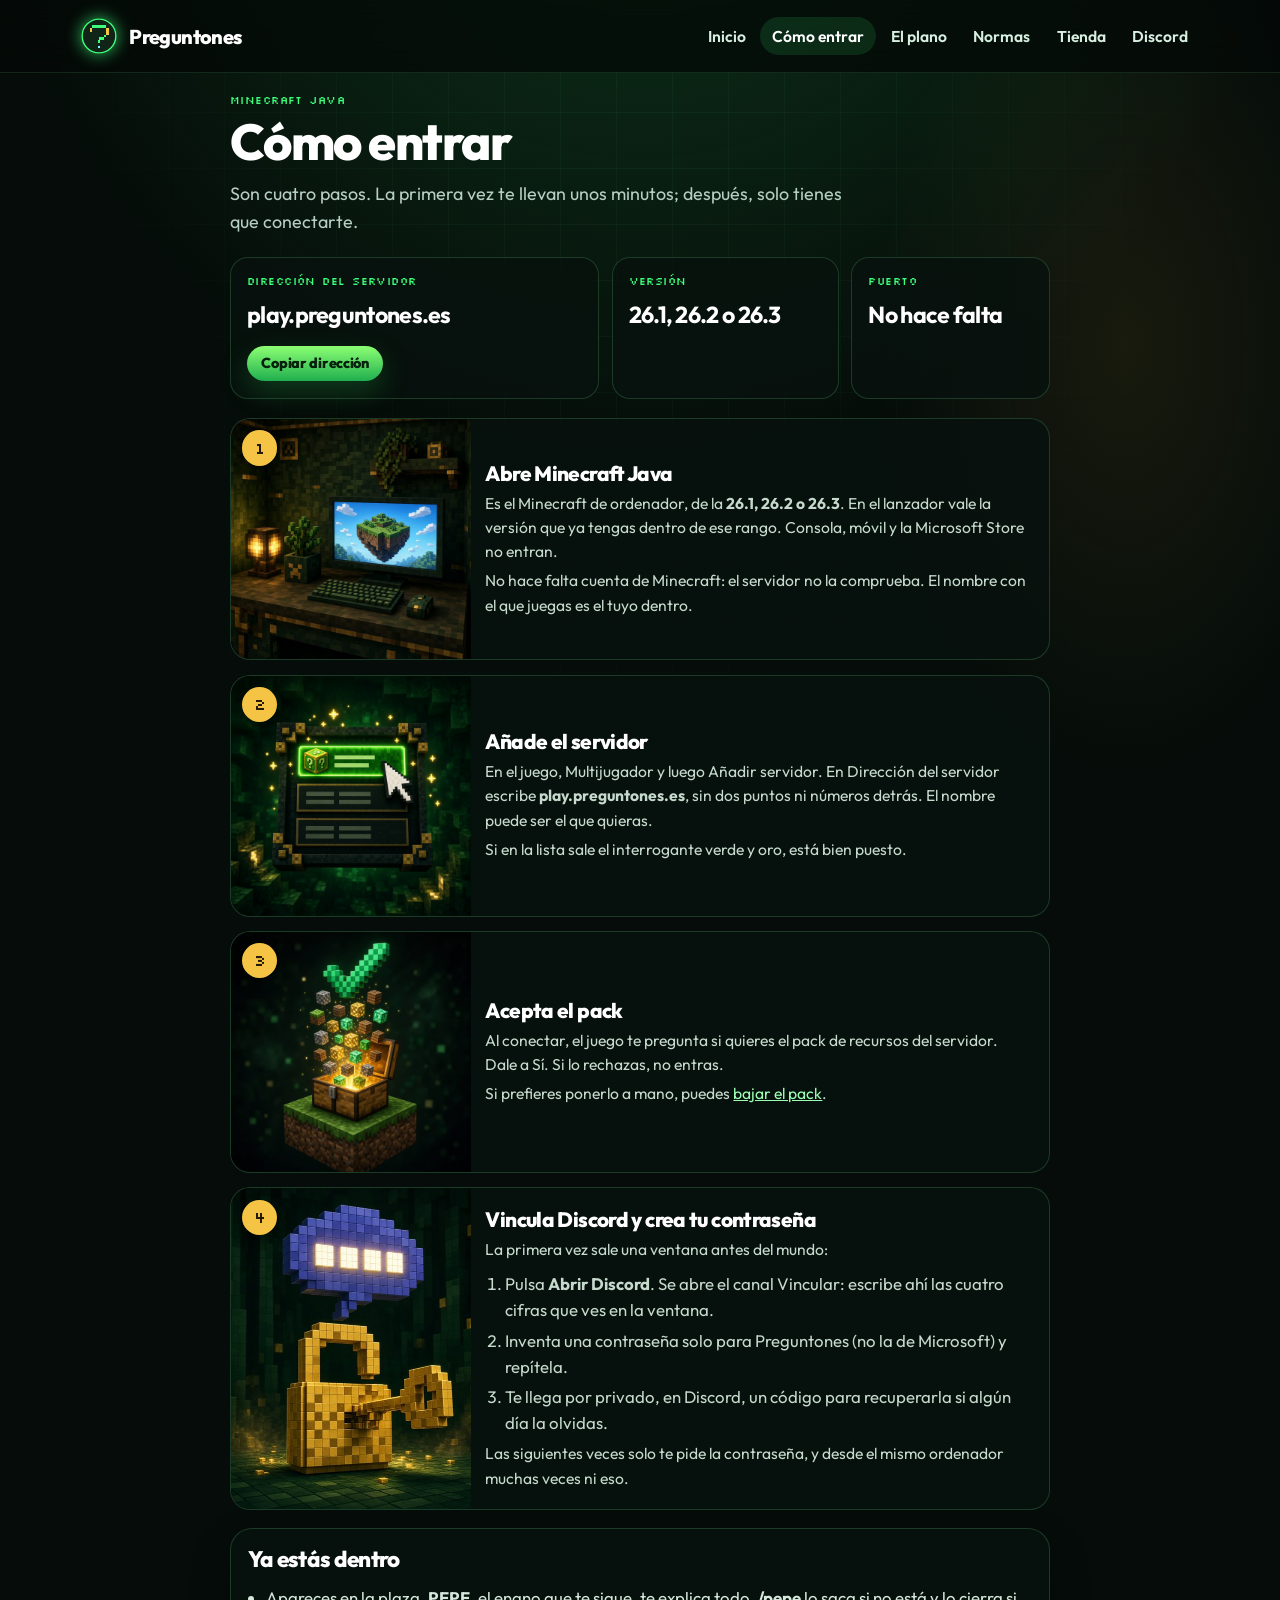
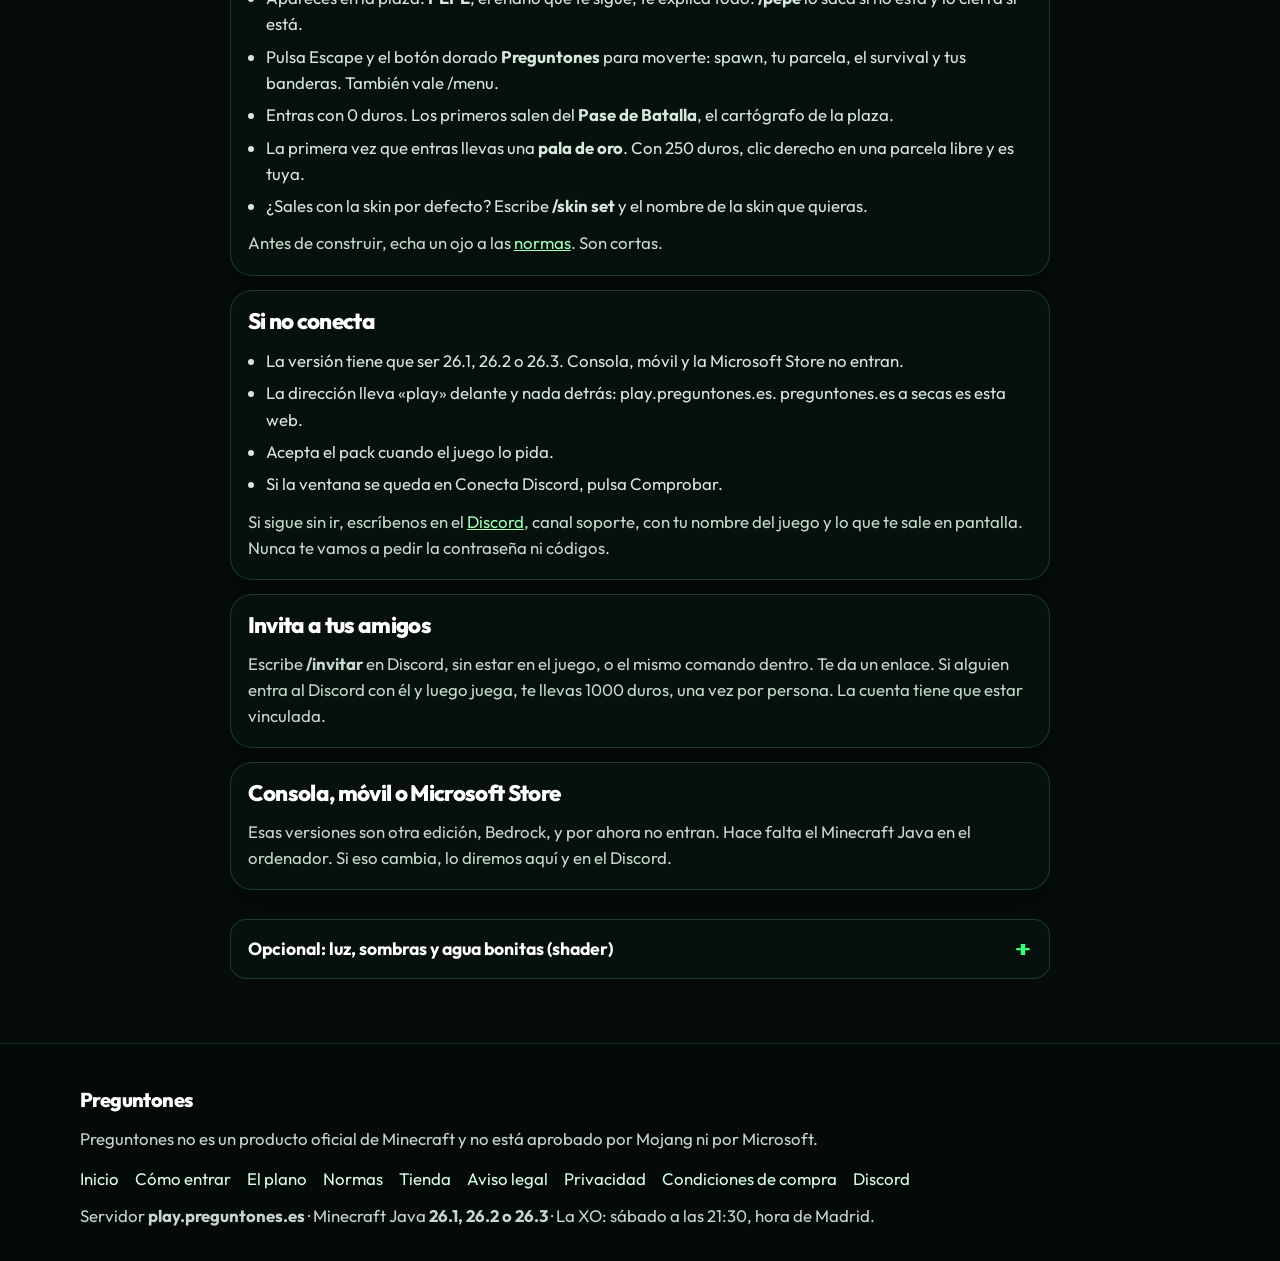
<file: entrar.html>
<!DOCTYPE html>
<html lang="es-ES">
<head>
  <meta charset="utf-8">
  <meta name="viewport" content="width=device-width, initial-scale=1">
  <title>Cómo entrar · Preguntones</title>
  <meta name="description" content="Cómo entrar en Preguntones en cuatro pasos: Minecraft Java 26.1, 26.2 o 26.3, la dirección play.preguntones.es, el pack y Discord. No hace falta cuenta de Minecraft.">
  <meta name="theme-color" content="#07140e">
  <link rel="icon" href="img/marca.svg">
  <link rel="preconnect" href="https://fonts.googleapis.com">
  <link rel="preconnect" href="https://fonts.gstatic.com" crossorigin>
  <link href="https://fonts.googleapis.com/css2?family=Outfit:wght@400;500;600;700;800&family=Silkscreen&display=swap" rel="stylesheet">
  <link rel="stylesheet" href="css/estilos.css">
</head>
<body>
  <a class="saltar" href="#contenido">Saltar al contenido</a>
  <header class="cabecera">
    <div class="envoltorio barra">
      <a class="marca" href="index.html"><span data-campo="nombre">Preguntones</span></a>
      <button class="menu-abrir" type="button" aria-expanded="false" aria-controls="menu-principal"><span class="cuando-cerrado">Menú</span><span class="cuando-abierto">Cerrar</span></button>
      <nav class="menu" id="menu-principal" aria-label="Principal">
        <a href="index.html">Inicio</a>
        <a href="entrar.html" aria-current="page">Cómo entrar</a>
        <a href="plano.html">El plano</a>
        <a href="normas.html">Normas</a>
        <a href="tienda.html">Tienda</a>
        <a href="https://discord.gg/ZjcnvSkqsQ" data-campo="discord" data-campo-modo="solo-href">Discord</a>
      </nav>
    </div>
  </header>
  <main id="contenido" class="envoltorio medio" tabindex="-1">
    <p class="kicker">Minecraft Java</p>
    <h1>Cómo entrar</h1>
    <p class="entradilla">Son cuatro pasos. La primera vez te llevan unos minutos; después, solo tienes que conectarte.</p>

    <section class="tira" aria-label="Datos para copiar">
      <div>
        <p class="kicker">Dirección del servidor</p>
        <p class="ip" data-campo="hostname">play.preguntones.es</p>
        <button class="boton boton-chico" type="button" data-copiar-ip>Copiar dirección</button>
        <p class="copiado" hidden>Copiado. Pégalo en Multijugador, en Dirección del servidor.</p>
      </div>
      <div>
        <p class="kicker">Versión</p>
        <p class="ip" data-campo="clientes">26.1, 26.2 o 26.3</p>
      </div>
      <div>
        <p class="kicker">Puerto</p>
        <p class="ip">No hace falta</p>
      </div>
    </section>

    <ol class="pasos-foto grande">
      <li>
        <img src="img/paso-1-java.jpg" alt="Un ordenador con un bloque de hierba en la pantalla">
        <div class="paso-texto">
          <h3>Abre Minecraft Java</h3>
          <p>Es el Minecraft de ordenador, de la <strong data-campo="clientes">26.1, 26.2 o 26.3</strong>. En el lanzador vale la versión que ya tengas dentro de ese rango. Consola, móvil y la Microsoft Store no entran.</p>
          <p>No hace falta cuenta de Minecraft: el servidor no la comprueba. El nombre con el que juegas es el tuyo dentro.</p>
        </div>
      </li>
      <li>
        <img src="img/paso-2-servidor.jpg" alt="Una lista de servidores con el interrogante verde y oro marcado">
        <div class="paso-texto">
          <h3>Añade el servidor</h3>
          <p>En el juego, Multijugador y luego Añadir servidor. En Dirección del servidor escribe <strong data-campo="hostname">play.preguntones.es</strong>, sin dos puntos ni números detrás. El nombre puede ser el que quieras.</p>
          <p>Si en la lista sale el interrogante verde y oro, está bien puesto.</p>
        </div>
      </li>
      <li>
        <img src="img/paso-3-pack.jpg" alt="Un cofre abierto del que salen bloques, con una marca verde encima">
        <div class="paso-texto">
          <h3>Acepta el pack</h3>
          <p>Al conectar, el juego te pregunta si quieres el pack de recursos del servidor. Dale a Sí. Si lo rechazas, no entras.</p>
          <p>Si prefieres ponerlo a mano, puedes <a href="pack/cofre-venta.zip">bajar el pack</a>.</p>
        </div>
      </li>
      <li>
        <img src="img/paso-4-discord.jpg" alt="Un candado de oro abriéndose bajo un bocadillo con cuatro casillas">
        <div class="paso-texto">
          <h3>Vincula Discord y crea tu contraseña</h3>
          <p>La primera vez sale una ventana antes del mundo:</p>
          <ol>
            <li>Pulsa <strong>Abrir Discord</strong>. Se abre el canal Vincular: escribe ahí las cuatro cifras que ves en la ventana.</li>
            <li>Inventa una contraseña solo para Preguntones (no la de Microsoft) y repítela.</li>
            <li>Te llega por privado, en Discord, un código para recuperarla si algún día la olvidas.</li>
          </ol>
          <p>Las siguientes veces solo te pide la contraseña, y desde el mismo ordenador muchas veces ni eso.</p>
        </div>
      </li>
    </ol>

    <div class="pila">
      <article class="hoja">
        <h2>Ya estás dentro</h2>
        <ul>
          <li>Apareces en la plaza. <strong>PEPE</strong>, el enano que te sigue, te explica todo. <strong>/pepe</strong> lo saca si no está y lo cierra si está.</li>
          <li>Pulsa Escape y el botón dorado <strong>Preguntones</strong> para moverte: spawn, tu parcela, el survival y tus banderas. También vale /menu.</li>
          <li>Entras con 0 duros. Los primeros salen del <strong>Pase de Batalla</strong>, el cartógrafo de la plaza.</li>
          <li>La primera vez que entras llevas una <strong>pala de oro</strong>. Con 250 duros, clic derecho en una parcela libre y es tuya.</li>
          <li>¿Sales con la skin por defecto? Escribe <strong>/skin set</strong> y el nombre de la skin que quieras.</li>
        </ul>
        <p>Antes de construir, echa un ojo a las <a href="normas.html">normas</a>. Son cortas.</p>
      </article>

      <article class="hoja">
        <h2>Si no conecta</h2>
        <ul>
          <li>La versión tiene que ser <span data-campo="clientes">26.1, 26.2 o 26.3</span>. Consola, móvil y la Microsoft Store no entran.</li>
          <li>La dirección lleva «play» delante y nada detrás: <span data-campo="hostname">play.preguntones.es</span>. preguntones.es a secas es esta web.</li>
          <li>Acepta el pack cuando el juego lo pida.</li>
          <li>Si la ventana se queda en Conecta Discord, pulsa Comprobar.</li>
        </ul>
        <p>Si sigue sin ir, escríbenos en el <a href="https://discord.gg/ZjcnvSkqsQ" data-campo="discord" data-campo-modo="solo-href">Discord</a>, canal soporte, con tu nombre del juego y lo que te sale en pantalla. Nunca te vamos a pedir la contraseña ni códigos.</p>
      </article>

      <article class="hoja">
        <h2>Invita a tus amigos</h2>
        <p>Escribe <strong>/invitar</strong> en Discord, sin estar en el juego, o el mismo comando dentro. Te da un enlace. Si alguien entra al Discord con él y luego juega, te llevas 1000 duros, una vez por persona. La cuenta tiene que estar vinculada.</p>
      </article>

      <article class="hoja">
        <h2>Consola, móvil o Microsoft Store</h2>
        <p>Esas versiones son otra edición, Bedrock, y por ahora no entran. Hace falta el Minecraft Java en el ordenador. Si eso cambia, lo diremos aquí y en el Discord.</p>
      </article>

      <details class="pregunta plegable">
        <summary>Opcional: luz, sombras y agua bonitas (shader)</summary>
        <div>
          <p>Complementary Reimagined cambia la luz, el agua y las sombras. Si el juego va a tirones, entra sin él: el servidor es el mismo.</p>
          <p><strong>Con cuenta de Minecraft</strong></p>
          <ol>
            <li>Instala la app de Modrinth, gratis: <a href="https://modrinth.com/app">modrinth.com/app</a>, y entra con tu cuenta de Microsoft.</li>
            <li>Baja <a href="perfil/preguntones.mrpack" download>el perfil</a> y ábrelo con esa app.</li>
            <li>Pulsa Jugar. Preguntones ya está en Multijugador.</li>
          </ol>
          <p><strong>Sin cuenta de Minecraft</strong></p>
          <ol>
            <li>Baja <a href="perfil/preparar-preguntones.zip" download>el preparador</a>, descomprímelo y abre Preparar-Preguntones. Si Windows avisa, es este archivo.</li>
            <li>En el lanzador que ya usas, elige Fabric <span data-campo="version">26.1.2</span> y, como carpeta del juego, la que se acaba de abrir (AppData, Roaming, Preguntones). No actives OptiFine.</li>
            <li>Pulsa Jugar. Preguntones ya está en Multijugador.</li>
          </ol>
          <p>El shader es Complementary Reimagined r5.9.3, de Complementary Development (<a href="https://www.complementary.dev/">complementary.dev</a>). El perfil y el preparador lo bajan de <a href="https://modrinth.com/shader/complementary-reimagined">Modrinth</a> tal cual. Si fallan, la responsabilidad es de Preguntones.</p>
        </div>
      </details>
    </div>
  </main>
  <footer class="pie">
    <div class="envoltorio">
      <p class="pie-nombre"><span data-campo="nombre">Preguntones</span></p>
      <p><span data-campo="nombre">Preguntones</span> no es un producto oficial de Minecraft y no está aprobado por Mojang ni por Microsoft.</p>
      <nav aria-label="Pie">
        <ul class="pie-enlaces">
          <li><a href="index.html">Inicio</a></li>
          <li><a href="entrar.html" aria-current="page">Cómo entrar</a></li>
          <li><a href="plano.html">El plano</a></li>
          <li><a href="normas.html">Normas</a></li>
          <li><a href="tienda.html">Tienda</a></li>
          <li><a href="aviso-legal.html">Aviso legal</a></li>
          <li><a href="privacidad.html">Privacidad</a></li>
          <li><a href="condiciones.html">Condiciones de compra</a></li>
          <li><a href="https://discord.gg/ZjcnvSkqsQ" data-campo="discord" data-campo-modo="solo-href">Discord</a></li>
        </ul>
      </nav>
      <p>Servidor <strong data-campo="hostname">play.preguntones.es</strong> · Minecraft Java <strong data-campo="clientes">26.1, 26.2 o 26.3</strong> · La XO: <span data-campo="cita">sábado a las 21:30, hora de Madrid</span>.</p>
    </div>
  </footer>
  <script src="js/identidad.js"></script>
  <script src="js/sitio.js"></script>
</body>
</html>
</file>
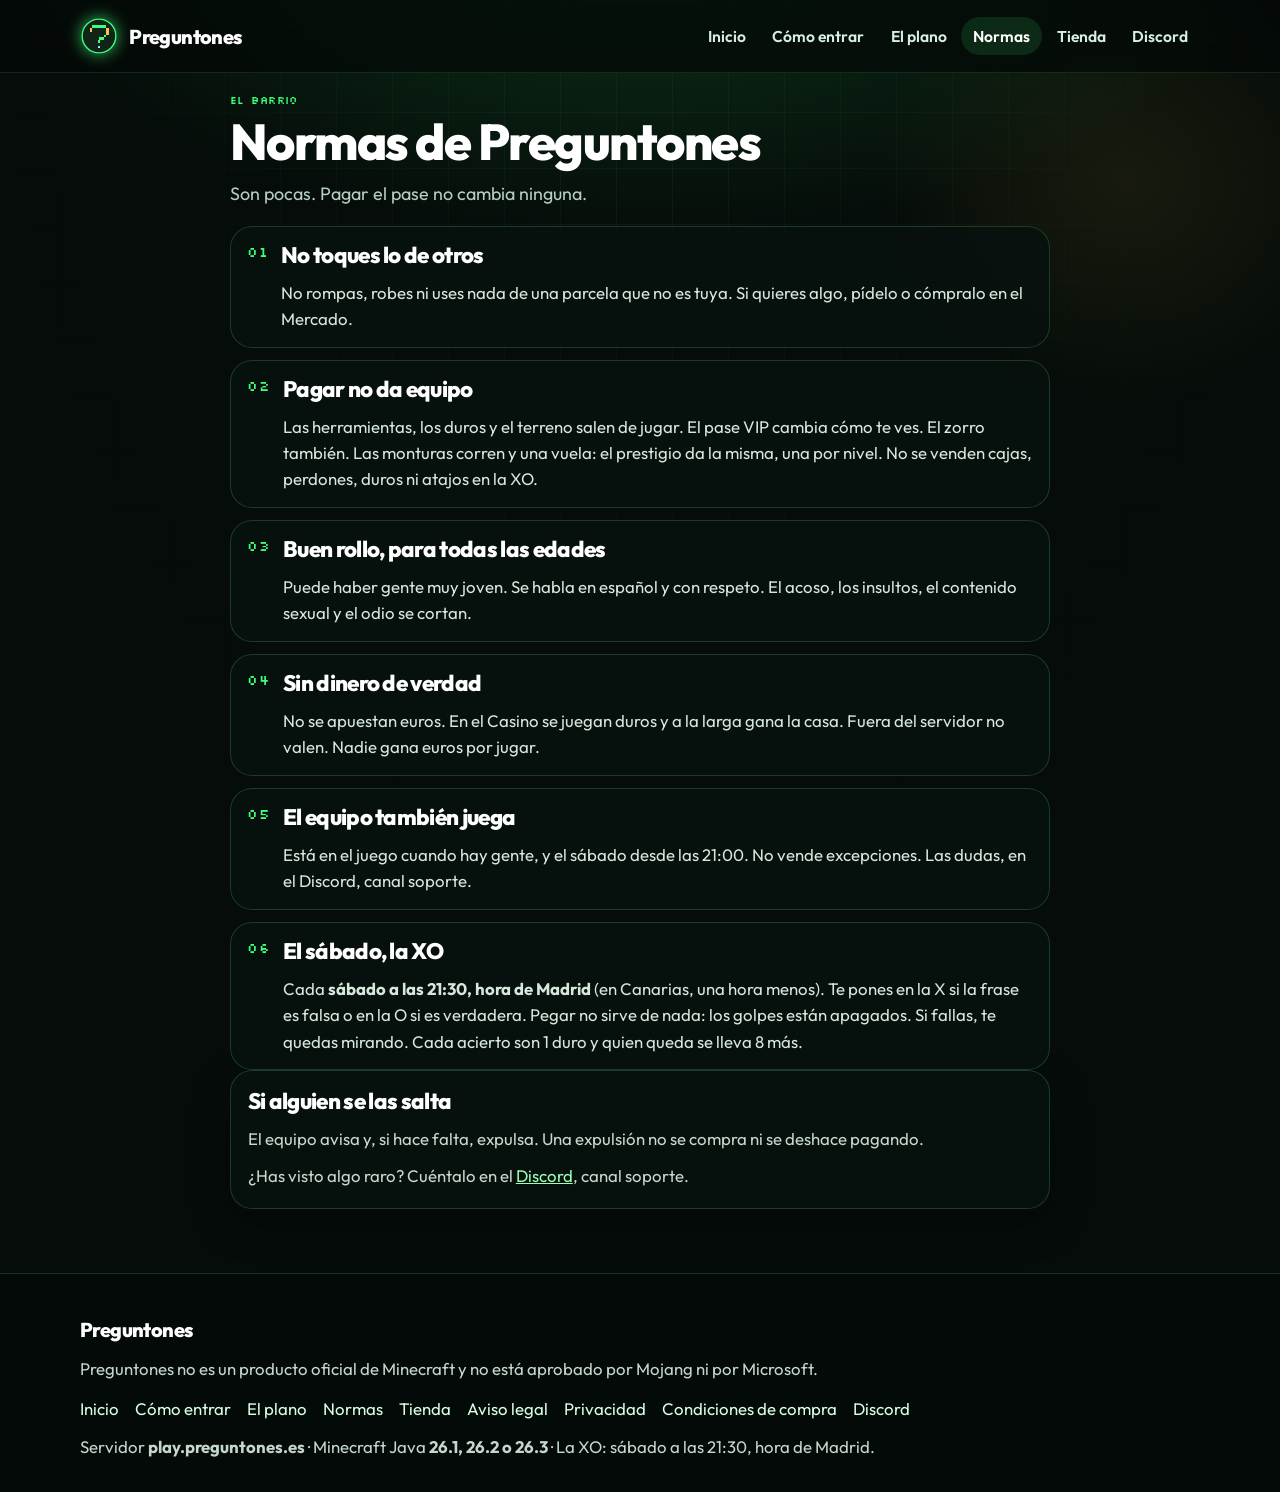
<file: normas.html>
<!DOCTYPE html>
<html lang="es-ES">
<head>
  <meta charset="utf-8">
  <meta name="viewport" content="width=device-width, initial-scale=1">
  <title>Normas · Preguntones</title>
  <meta name="description" content="Normas de Preguntones: no toques lo de otros, pagar no da ventaja, buen rollo para todas las edades y el euro no se apuesta.">
  <meta name="theme-color" content="#07140e">
  <link rel="icon" href="img/marca.svg">
  <link rel="preconnect" href="https://fonts.googleapis.com">
  <link rel="preconnect" href="https://fonts.gstatic.com" crossorigin>
  <link href="https://fonts.googleapis.com/css2?family=Outfit:wght@400;500;600;700;800&family=Silkscreen&display=swap" rel="stylesheet">
  <link rel="stylesheet" href="css/estilos.css">
</head>
<body>
  <a class="saltar" href="#contenido">Saltar al contenido</a>
  <header class="cabecera">
    <div class="envoltorio barra">
      <a class="marca" href="index.html"><span data-campo="nombre">Preguntones</span></a>
      <button class="menu-abrir" type="button" aria-expanded="false" aria-controls="menu-principal"><span class="cuando-cerrado">Menú</span><span class="cuando-abierto">Cerrar</span></button>
      <nav class="menu" id="menu-principal" aria-label="Principal">
        <a href="index.html">Inicio</a>
        <a href="entrar.html">Cómo entrar</a>
        <a href="plano.html">El plano</a>
        <a href="normas.html" aria-current="page">Normas</a>
        <a href="tienda.html">Tienda</a>
        <a href="https://discord.gg/ZjcnvSkqsQ" data-campo="discord" data-campo-modo="solo-href">Discord</a>
      </nav>
    </div>
  </header>
  <main id="contenido" class="envoltorio medio" tabindex="-1">
    <p class="kicker">El barrio</p>
    <h1>Normas de <span data-campo="nombre">Preguntones</span></h1>
    <p class="entradilla">Son pocas. Pagar el pase no cambia ninguna.</p>

    <ol class="lista-normas">
      <li>
        <span class="indice" aria-hidden="true">01</span>
        <div>
          <h2>No toques lo de otros</h2>
          <p>No rompas, robes ni uses nada de una parcela que no es tuya. Si quieres algo, pídelo o cómpralo en el Mercado.</p>
        </div>
      </li>
      <li>
        <span class="indice" aria-hidden="true">02</span>
        <div>
          <h2>Pagar no da equipo</h2>
          <p>Las herramientas, los duros y el terreno salen de jugar. El pase VIP cambia cómo te ves. El zorro también. Las monturas corren y una vuela: el prestigio da la misma, una por nivel. No se venden cajas, perdones, duros ni atajos en la XO.</p>
        </div>
      </li>
      <li>
        <span class="indice" aria-hidden="true">03</span>
        <div>
          <h2>Buen rollo, para todas las edades</h2>
          <p>Puede haber gente muy joven. Se habla en español y con respeto. El acoso, los insultos, el contenido sexual y el odio se cortan.</p>
        </div>
      </li>
      <li>
        <span class="indice" aria-hidden="true">04</span>
        <div>
          <h2>Sin dinero de verdad</h2>
          <p>No se apuestan euros. En el Casino se juegan duros y a la larga gana la casa. Fuera del servidor no valen. Nadie gana euros por jugar.</p>
        </div>
      </li>
      <li>
        <span class="indice" aria-hidden="true">05</span>
        <div>
          <h2>El equipo también juega</h2>
          <p>Está en el juego cuando hay gente, y el sábado desde las 21:00. No vende excepciones. Las dudas, en el Discord, canal soporte.</p>
        </div>
      </li>
      <li>
        <span class="indice" aria-hidden="true">06</span>
        <div>
          <h2>El sábado, la XO</h2>
          <p>Cada <strong data-campo="cita">sábado a las 21:30, hora de Madrid</strong> (en Canarias, una hora menos). Te pones en la X si la frase es falsa o en la O si es verdadera. Pegar no sirve de nada: los golpes están apagados. Si fallas, te quedas mirando. Cada acierto son 1 duro y quien queda se lleva 8 más.</p>
        </div>
      </li>
    </ol>

    <article class="hoja">
      <h2>Si alguien se las salta</h2>
      <p>El equipo avisa y, si hace falta, expulsa. Una expulsión no se compra ni se deshace pagando.</p>
      <p>¿Has visto algo raro? Cuéntalo en el <a href="https://discord.gg/ZjcnvSkqsQ" data-campo="discord" data-campo-modo="solo-href">Discord</a>, canal soporte.</p>
    </article>
  </main>
  <footer class="pie">
    <div class="envoltorio">
      <p class="pie-nombre"><span data-campo="nombre">Preguntones</span></p>
      <p><span data-campo="nombre">Preguntones</span> no es un producto oficial de Minecraft y no está aprobado por Mojang ni por Microsoft.</p>
      <nav aria-label="Pie">
        <ul class="pie-enlaces">
          <li><a href="index.html">Inicio</a></li>
          <li><a href="entrar.html">Cómo entrar</a></li>
          <li><a href="plano.html">El plano</a></li>
          <li><a href="normas.html" aria-current="page">Normas</a></li>
          <li><a href="tienda.html">Tienda</a></li>
          <li><a href="aviso-legal.html">Aviso legal</a></li>
          <li><a href="privacidad.html">Privacidad</a></li>
          <li><a href="condiciones.html">Condiciones de compra</a></li>
          <li><a href="https://discord.gg/ZjcnvSkqsQ" data-campo="discord" data-campo-modo="solo-href">Discord</a></li>
        </ul>
      </nav>
      <p>Servidor <strong data-campo="hostname">play.preguntones.es</strong> · Minecraft Java <strong data-campo="clientes">26.1, 26.2 o 26.3</strong> · La XO: <span data-campo="cita">sábado a las 21:30, hora de Madrid</span>.</p>
    </div>
  </footer>
  <script src="js/identidad.js"></script>
  <script src="js/sitio.js"></script>
</body>
</html>
</file>
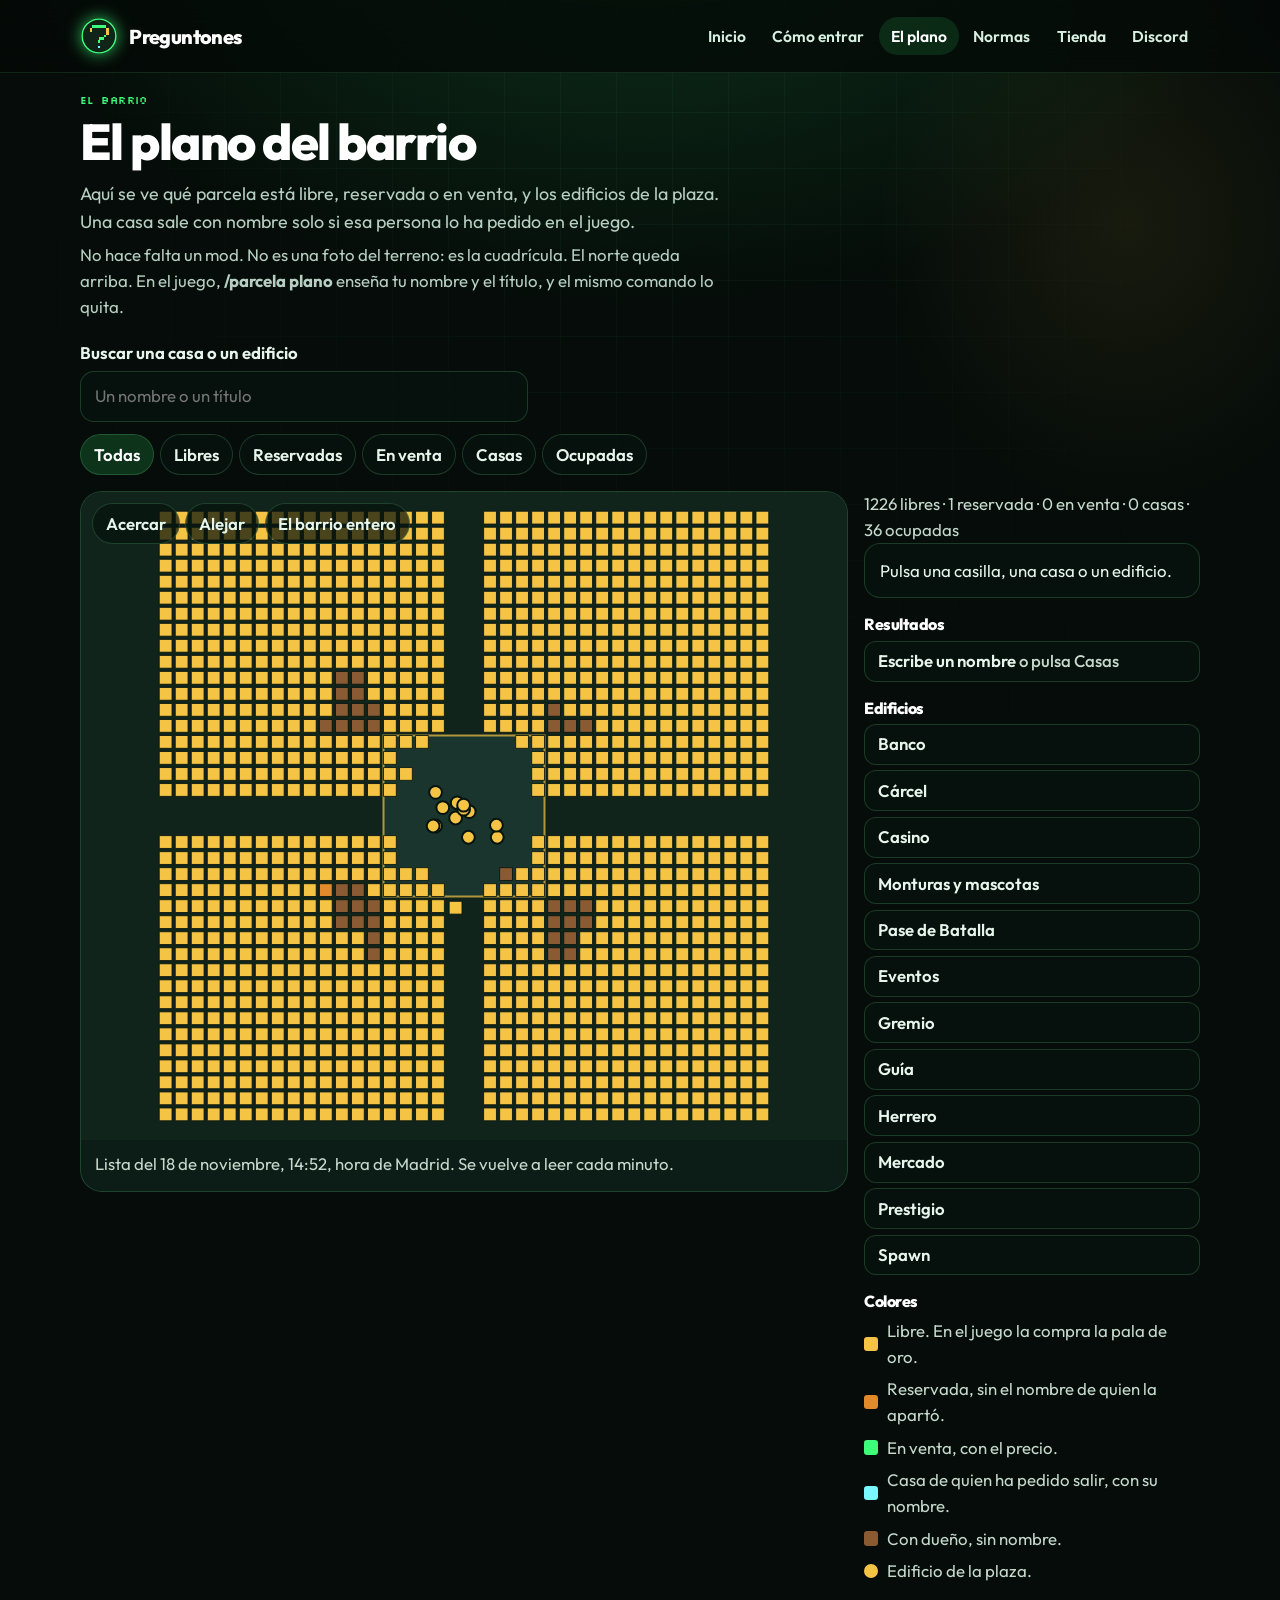
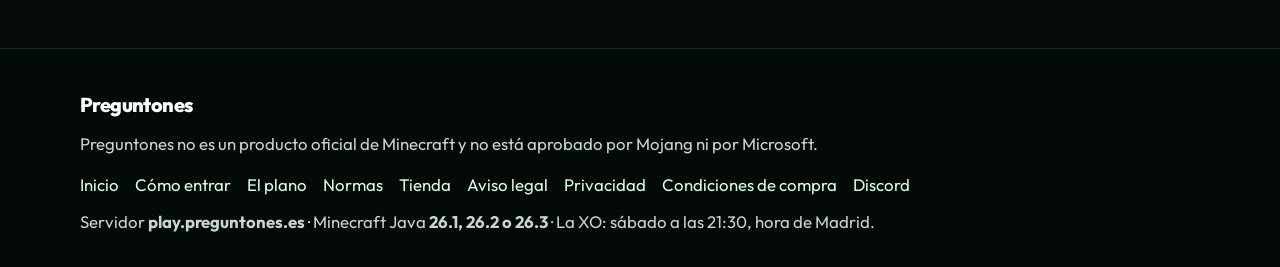
<file: plano.html>
<!DOCTYPE html>
<html lang="es-ES">
<head>
  <meta charset="utf-8">
  <meta name="viewport" content="width=device-width, initial-scale=1">
  <title>El plano del barrio · Preguntones</title>
  <meta name="description" content="Plano del barrio de Preguntones: parcelas libres, reservadas o en venta, los edificios de la plaza y las casas de quien ha pedido salir.">
  <meta name="theme-color" content="#07140e">
  <link rel="icon" href="img/marca.svg">
  <link rel="preconnect" href="https://fonts.googleapis.com">
  <link rel="preconnect" href="https://fonts.gstatic.com" crossorigin>
  <link href="https://fonts.googleapis.com/css2?family=Outfit:wght@400;500;600;700;800&family=Silkscreen&display=swap" rel="stylesheet">
  <link rel="stylesheet" href="css/estilos.css">
</head>
<body>
  <a class="saltar" href="#contenido">Saltar al contenido</a>
  <header class="cabecera">
    <div class="envoltorio barra">
      <a class="marca" href="index.html"><span data-campo="nombre">Preguntones</span></a>
      <button class="menu-abrir" type="button" aria-expanded="false" aria-controls="menu-principal"><span class="cuando-cerrado">Menú</span><span class="cuando-abierto">Cerrar</span></button>
      <nav class="menu" id="menu-principal" aria-label="Principal">
        <a href="index.html">Inicio</a>
        <a href="entrar.html">Cómo entrar</a>
        <a href="plano.html" aria-current="page">El plano</a>
        <a href="normas.html">Normas</a>
        <a href="tienda.html">Tienda</a>
        <a href="https://discord.gg/ZjcnvSkqsQ" data-campo="discord" data-campo-modo="solo-href">Discord</a>
      </nav>
    </div>
  </header>
  <main id="contenido" class="envoltorio" tabindex="-1">
    <p class="kicker">El barrio</p>
    <h1>El plano del barrio</h1>
    <p class="entradilla">Aquí se ve qué parcela está libre, reservada o en venta, y los edificios de la plaza. Una casa sale con nombre solo si esa persona lo ha pedido en el juego.</p>
    <p class="seccion-texto">No hace falta un mod. No es una foto del terreno: es la cuadrícula. El norte queda arriba. En el juego, <strong>/parcela plano</strong> enseña tu nombre y el título, y el mismo comando lo quita.</p>

    <div class="plano-herramientas">
      <form class="plano-buscar" role="search">
        <label for="plano-q">Buscar una casa o un edificio</label>
        <input id="plano-q" type="search" maxlength="32" autocomplete="off" placeholder="Un nombre o un título">
      </form>
      <div class="plano-filtros" role="group" aria-label="Filtrar parcelas">
        <button type="button" data-filtro="todas" aria-pressed="true">Todas</button>
        <button type="button" data-filtro="libre" aria-pressed="false">Libres</button>
        <button type="button" data-filtro="reservada" aria-pressed="false">Reservadas</button>
        <button type="button" data-filtro="venta" aria-pressed="false">En venta</button>
        <button type="button" data-filtro="casa" aria-pressed="false">Casas</button>
        <button type="button" data-filtro="ocupada" aria-pressed="false">Ocupadas</button>
      </div>
    </div>

    <div class="plano-caja">
      <div class="plano-lienzo">
        <div class="plano-zoom">
          <button type="button" id="plano-acercar">Acercar</button>
          <button type="button" id="plano-alejar">Alejar</button>
          <button type="button" id="plano-todo">El barrio entero</button>
        </div>
        <svg id="plano-mapa" class="plano-mapa" role="img" aria-label="Plano del barrio. El norte queda arriba."></svg>
        <p class="plano-cuando" id="plano-cuando"></p>
      </div>
      <aside class="plano-lado" aria-label="Detalle del plano">
        <p class="plano-cuentas" id="plano-cuentas"></p>
        <div id="plano-ficha" class="plano-ficha" aria-live="polite">
          <p>Pulsa una casilla, una casa o un edificio.</p>
        </div>
        <h2>Resultados</h2>
        <ul id="plano-resultados" class="plano-lista"></ul>
        <h2 id="plano-edificios-titulo">Edificios</h2>
        <ul id="plano-edificios" class="plano-lista"></ul>
        <h2 id="plano-leyenda-titulo">Colores</h2>
        <ul class="plano-leyenda">
          <li><span class="muestra libre"></span> Libre. En el juego la compra la pala de oro.</li>
          <li><span class="muestra reservada"></span> Reservada, sin el nombre de quien la apartó.</li>
          <li><span class="muestra venta"></span> En venta, con el precio.</li>
          <li><span class="muestra casa"></span> Casa de quien ha pedido salir, con su nombre.</li>
          <li><span class="muestra ocupada"></span> Con dueño, sin nombre.</li>
          <li><span class="muestra edificio"></span> Edificio de la plaza.</li>
        </ul>
      </aside>
    </div>
    <noscript><p>El plano se dibuja en el navegador. Sin eso, en el juego la barra dice si la parcela está libre, reservada o en venta.</p></noscript>
  </main>
  <footer class="pie">
    <div class="envoltorio">
      <p class="pie-nombre"><span data-campo="nombre">Preguntones</span></p>
      <p><span data-campo="nombre">Preguntones</span> no es un producto oficial de Minecraft y no está aprobado por Mojang ni por Microsoft.</p>
      <nav aria-label="Pie">
        <ul class="pie-enlaces">
          <li><a href="index.html">Inicio</a></li>
          <li><a href="entrar.html">Cómo entrar</a></li>
          <li><a href="plano.html" aria-current="page">El plano</a></li>
          <li><a href="normas.html">Normas</a></li>
          <li><a href="tienda.html">Tienda</a></li>
          <li><a href="aviso-legal.html">Aviso legal</a></li>
          <li><a href="privacidad.html">Privacidad</a></li>
          <li><a href="condiciones.html">Condiciones de compra</a></li>
          <li><a href="https://discord.gg/ZjcnvSkqsQ" data-campo="discord" data-campo-modo="solo-href">Discord</a></li>
        </ul>
      </nav>
      <p>Servidor <strong data-campo="hostname">play.preguntones.es</strong> · Minecraft Java <strong data-campo="clientes">26.1, 26.2 o 26.3</strong> · La XO: <span data-campo="cita">sábado a las 21:30, hora de Madrid</span>.</p>
    </div>
  </footer>
  <script src="js/identidad.js"></script>
  <script src="js/sitio.js"></script>
  <script src="js/plano.js"></script>
</body>
</html>
</file>
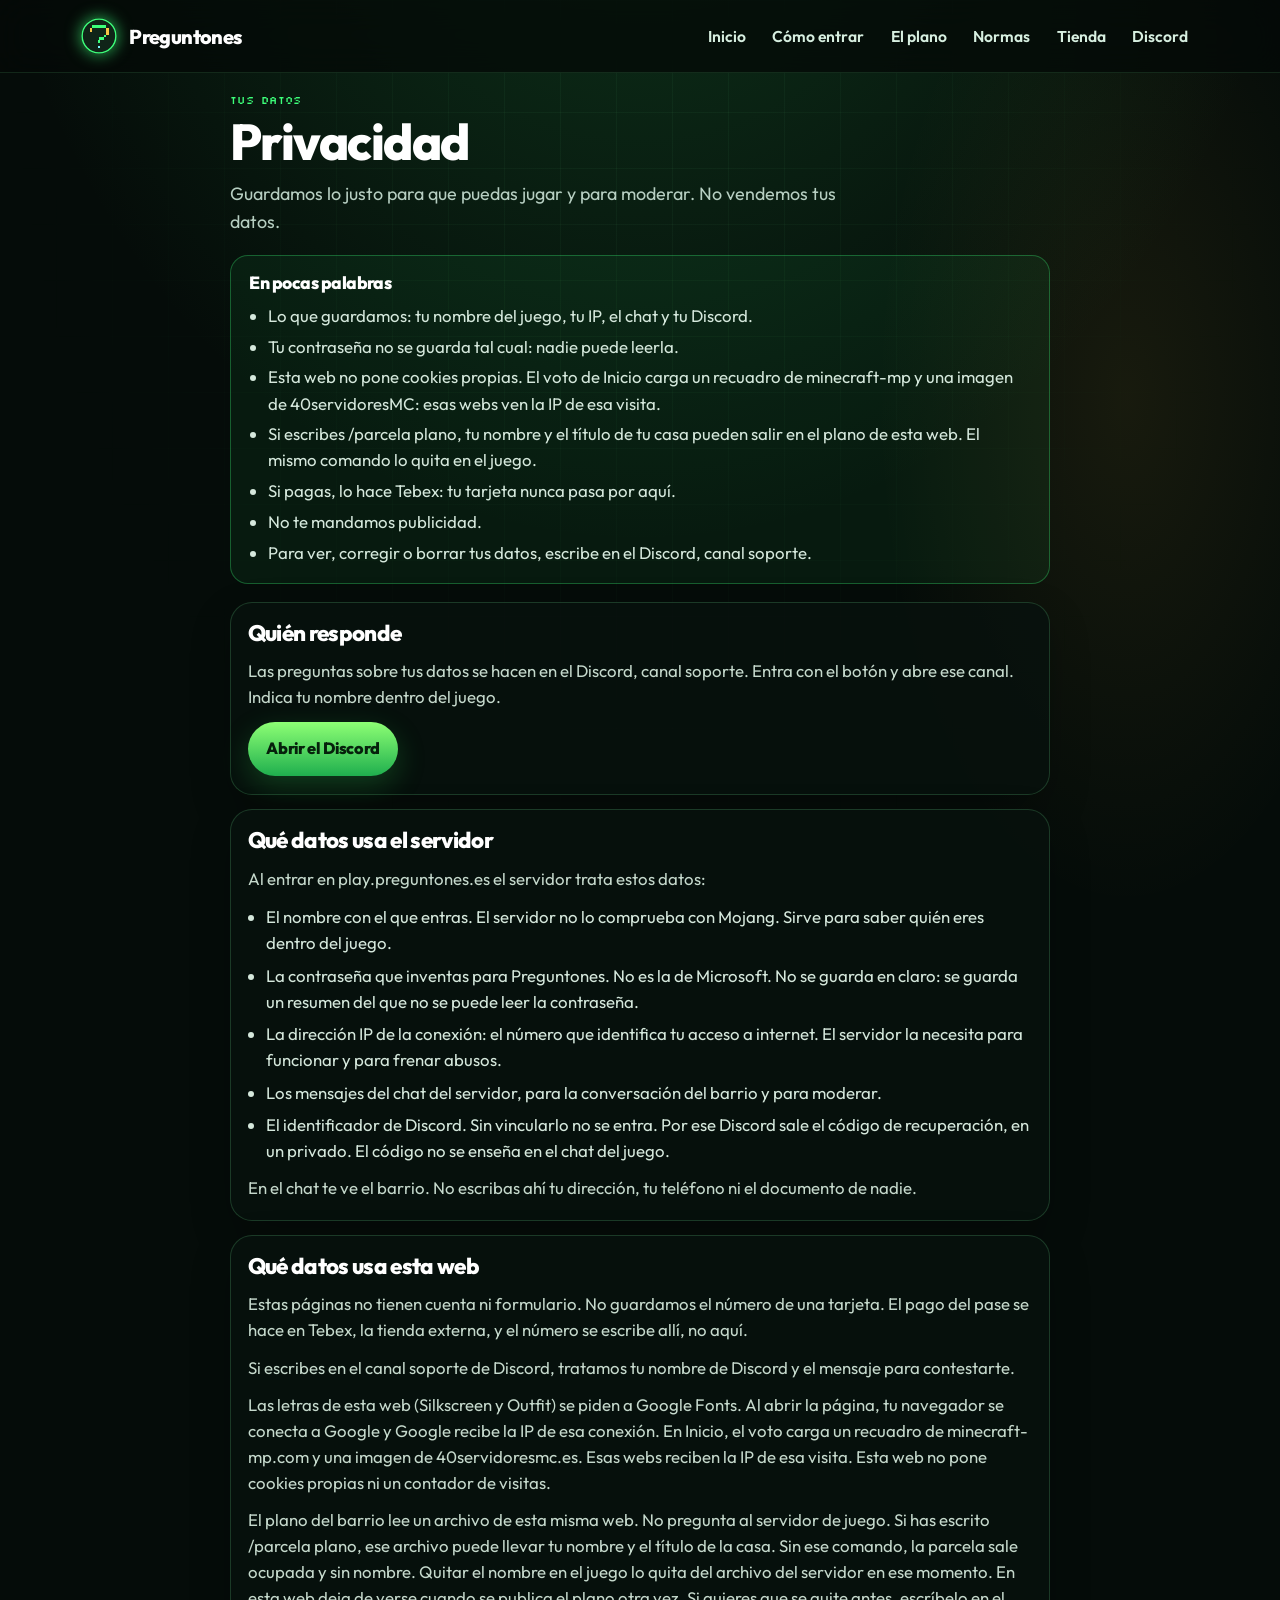
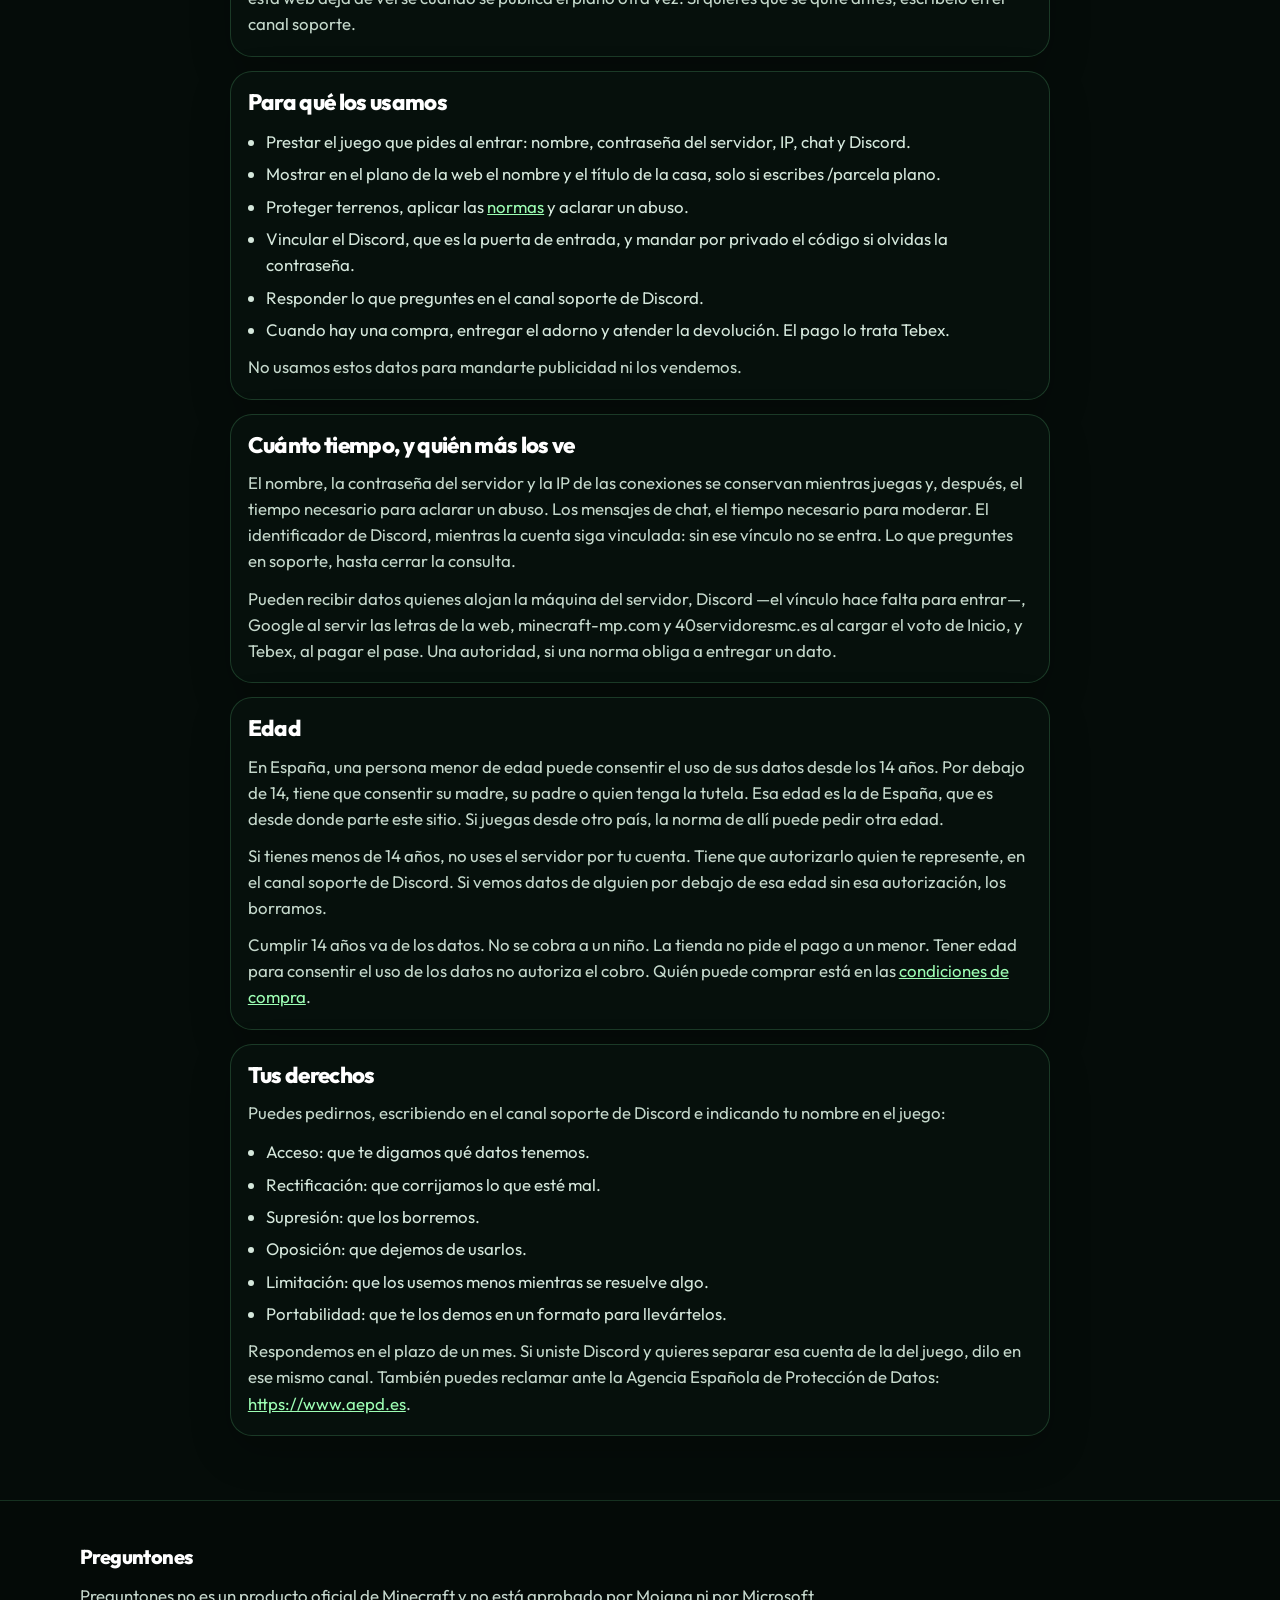
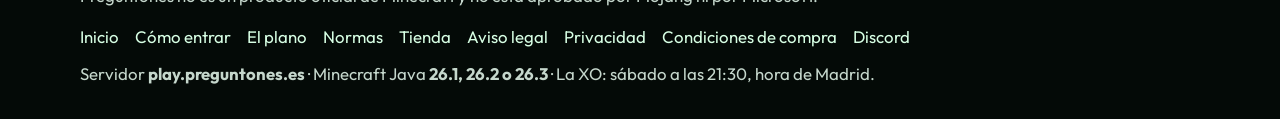
<file: privacidad.html>
<!DOCTYPE html>
<html lang="es-ES">
<head>
  <meta charset="utf-8">
  <meta name="viewport" content="width=device-width, initial-scale=1">
  <title>Privacidad · Preguntones</title>
  <meta name="description" content="Privacidad de Preguntones: el nombre con el que entras, la contraseña del servidor, la IP, el chat y el Discord, que hace falta para jugar.">
  <meta name="theme-color" content="#07140e">
  <link rel="icon" href="img/marca.svg">
  <link rel="preconnect" href="https://fonts.googleapis.com">
  <link rel="preconnect" href="https://fonts.gstatic.com" crossorigin>
  <link href="https://fonts.googleapis.com/css2?family=Outfit:wght@400;500;600;700;800&family=Silkscreen&display=swap" rel="stylesheet">
  <link rel="stylesheet" href="css/estilos.css">
</head>
<body>
  <a class="saltar" href="#contenido">Saltar al contenido</a>
  <header class="cabecera">
    <div class="envoltorio barra">
      <a class="marca" href="index.html"><span data-campo="nombre">Preguntones</span></a>
      <button class="menu-abrir" type="button" aria-expanded="false" aria-controls="menu-principal"><span class="cuando-cerrado">Menú</span><span class="cuando-abierto">Cerrar</span></button>
      <nav class="menu" id="menu-principal" aria-label="Principal">
        <a href="index.html">Inicio</a>
        <a href="entrar.html">Cómo entrar</a>
        <a href="plano.html">El plano</a>
        <a href="normas.html">Normas</a>
        <a href="tienda.html">Tienda</a>
        <a href="https://discord.gg/ZjcnvSkqsQ" data-campo="discord" data-campo-modo="solo-href">Discord</a>
      </nav>
    </div>
  </header>
  <main id="contenido" class="envoltorio lectura" tabindex="-1">
    <p class="kicker">Tus datos</p>
    <h1>Privacidad</h1>
    <p class="entradilla">Guardamos lo justo para que puedas jugar y para moderar. No vendemos tus datos.</p>

    <section class="resumen" aria-labelledby="en-pocas-palabras">
      <h2 id="en-pocas-palabras">En pocas palabras</h2>
      <ul>
        <li>Lo que guardamos: tu nombre del juego, tu IP, el chat y tu Discord.</li>
        <li>Tu contraseña no se guarda tal cual: nadie puede leerla.</li>
        <li>Esta web no pone cookies propias. El voto de Inicio carga un recuadro de minecraft-mp y una imagen de 40servidoresMC: esas webs ven la IP de esa visita.</li>
        <li>Si escribes /parcela plano, tu nombre y el título de tu casa pueden salir en el plano de esta web. El mismo comando lo quita en el juego.</li>
        <li>Si pagas, lo hace Tebex: tu tarjeta nunca pasa por aquí.</li>
        <li>No te mandamos publicidad.</li>
        <li>Para ver, corregir o borrar tus datos, escribe en el Discord, canal soporte.</li>
      </ul>
    </section>

    <div class="pila">
      <article class="hoja">
        <h2>Quién responde</h2>
        <p>Las preguntas sobre tus datos se hacen en el Discord, canal soporte. Entra con el botón y abre ese canal. Indica tu nombre dentro del juego.</p>
        <p><a class="boton" href="https://discord.gg/ZjcnvSkqsQ" data-campo="discord" data-campo-modo="solo-href">Abrir el Discord</a></p>
      </article>

      <article class="hoja">
        <h2>Qué datos usa el servidor</h2>
        <p>Al entrar en <span data-campo="hostname">play.preguntones.es</span> el servidor trata estos datos:</p>
        <ul>
          <li>El nombre con el que entras. El servidor no lo comprueba con Mojang. Sirve para saber quién eres dentro del juego.</li>
          <li>La contraseña que inventas para Preguntones. No es la de Microsoft. No se guarda en claro: se guarda un resumen del que no se puede leer la contraseña.</li>
          <li>La dirección IP de la conexión: el número que identifica tu acceso a internet. El servidor la necesita para funcionar y para frenar abusos.</li>
          <li>Los mensajes del chat del servidor, para la conversación del barrio y para moderar.</li>
          <li>El identificador de Discord. Sin vincularlo no se entra. Por ese Discord sale el código de recuperación, en un privado. El código no se enseña en el chat del juego.</li>
        </ul>
        <p>En el chat te ve el barrio. No escribas ahí tu dirección, tu teléfono ni el documento de nadie.</p>
      </article>

      <article class="hoja">
        <h2>Qué datos usa esta web</h2>
        <p>Estas páginas no tienen cuenta ni formulario. No guardamos el número de una tarjeta. El pago del pase se hace en Tebex, la tienda externa, y el número se escribe allí, no aquí.</p>
        <p>Si escribes en el canal soporte de Discord, tratamos tu nombre de Discord y el mensaje para contestarte.</p>
        <p>Las letras de esta web (Silkscreen y Outfit) se piden a Google Fonts. Al abrir la página, tu navegador se conecta a Google y Google recibe la IP de esa conexión. En Inicio, el voto carga un recuadro de minecraft-mp.com y una imagen de 40servidoresmc.es. Esas webs reciben la IP de esa visita. Esta web no pone cookies propias ni un contador de visitas.</p>
        <p>El plano del barrio lee un archivo de esta misma web. No pregunta al servidor de juego. Si has escrito /parcela plano, ese archivo puede llevar tu nombre y el título de la casa. Sin ese comando, la parcela sale ocupada y sin nombre. Quitar el nombre en el juego lo quita del archivo del servidor en ese momento. En esta web deja de verse cuando se publica el plano otra vez. Si quieres que se quite antes, escríbelo en el canal soporte.</p>
      </article>

      <article class="hoja">
        <h2>Para qué los usamos</h2>
        <ul>
          <li>Prestar el juego que pides al entrar: nombre, contraseña del servidor, IP, chat y Discord.</li>
          <li>Mostrar en el plano de la web el nombre y el título de la casa, solo si escribes /parcela plano.</li>
          <li>Proteger terrenos, aplicar las <a href="normas.html">normas</a> y aclarar un abuso.</li>
          <li>Vincular el Discord, que es la puerta de entrada, y mandar por privado el código si olvidas la contraseña.</li>
          <li>Responder lo que preguntes en el canal soporte de Discord.</li>
          <li>Cuando hay una compra, entregar el adorno y atender la devolución. El pago lo trata Tebex.</li>
        </ul>
        <p>No usamos estos datos para mandarte publicidad ni los vendemos.</p>
      </article>

      <article class="hoja">
        <h2>Cuánto tiempo, y quién más los ve</h2>
        <p>El nombre, la contraseña del servidor y la IP de las conexiones se conservan mientras juegas y, después, el tiempo necesario para aclarar un abuso. Los mensajes de chat, el tiempo necesario para moderar. El identificador de Discord, mientras la cuenta siga vinculada: sin ese vínculo no se entra. Lo que preguntes en soporte, hasta cerrar la consulta.</p>
        <p>Pueden recibir datos quienes alojan la máquina del servidor, Discord —el vínculo hace falta para entrar—, Google al servir las letras de la web, minecraft-mp.com y 40servidoresmc.es al cargar el voto de Inicio, y Tebex, al pagar el pase. Una autoridad, si una norma obliga a entregar un dato.</p>
      </article>

      <article class="hoja">
        <h2>Edad</h2>
        <p>En España, una persona menor de edad puede consentir el uso de sus datos desde los 14 años. Por debajo de 14, tiene que consentir su madre, su padre o quien tenga la tutela. Esa edad es la de España, que es desde donde parte este sitio. Si juegas desde otro país, la norma de allí puede pedir otra edad.</p>
        <p>Si tienes menos de 14 años, no uses el servidor por tu cuenta. Tiene que autorizarlo quien te represente, en el canal soporte de Discord. Si vemos datos de alguien por debajo de esa edad sin esa autorización, los borramos.</p>
        <p>Cumplir 14 años va de los datos. No se cobra a un niño. La tienda no pide el pago a un menor. Tener edad para consentir el uso de los datos no autoriza el cobro. Quién puede comprar está en las <a href="condiciones.html">condiciones de compra</a>.</p>
      </article>

      <article class="hoja">
        <h2>Tus derechos</h2>
        <p>Puedes pedirnos, escribiendo en el canal soporte de Discord e indicando tu nombre en el juego:</p>
        <ul>
          <li>Acceso: que te digamos qué datos tenemos.</li>
          <li>Rectificación: que corrijamos lo que esté mal.</li>
          <li>Supresión: que los borremos.</li>
          <li>Oposición: que dejemos de usarlos.</li>
          <li>Limitación: que los usemos menos mientras se resuelve algo.</li>
          <li>Portabilidad: que te los demos en un formato para llevártelos.</li>
        </ul>
        <p>Respondemos en el plazo de un mes. Si uniste Discord y quieres separar esa cuenta de la del juego, dilo en ese mismo canal. También puedes reclamar ante la Agencia Española de Protección de Datos: <a class="enlace-largo" href="https://www.aepd.es">https://www.aepd.es</a>.</p>
      </article>
    </div>
  </main>
  <footer class="pie">
    <div class="envoltorio">
      <p class="pie-nombre"><span data-campo="nombre">Preguntones</span></p>
      <p><span data-campo="nombre">Preguntones</span> no es un producto oficial de Minecraft y no está aprobado por Mojang ni por Microsoft.</p>
      <nav aria-label="Pie">
        <ul class="pie-enlaces">
          <li><a href="index.html">Inicio</a></li>
          <li><a href="entrar.html">Cómo entrar</a></li>
          <li><a href="plano.html">El plano</a></li>
          <li><a href="normas.html">Normas</a></li>
          <li><a href="tienda.html">Tienda</a></li>
          <li><a href="aviso-legal.html">Aviso legal</a></li>
          <li><a href="privacidad.html" aria-current="page">Privacidad</a></li>
          <li><a href="condiciones.html">Condiciones de compra</a></li>
          <li><a href="https://discord.gg/ZjcnvSkqsQ" data-campo="discord" data-campo-modo="solo-href">Discord</a></li>
        </ul>
      </nav>
      <p>Servidor <strong data-campo="hostname">play.preguntones.es</strong> · Minecraft Java <strong data-campo="clientes">26.1, 26.2 o 26.3</strong> · La XO: <span data-campo="cita">sábado a las 21:30, hora de Madrid</span>.</p>
    </div>
  </footer>
  <script src="js/identidad.js"></script>
  <script src="js/sitio.js"></script>
</body>
</html>
</file>
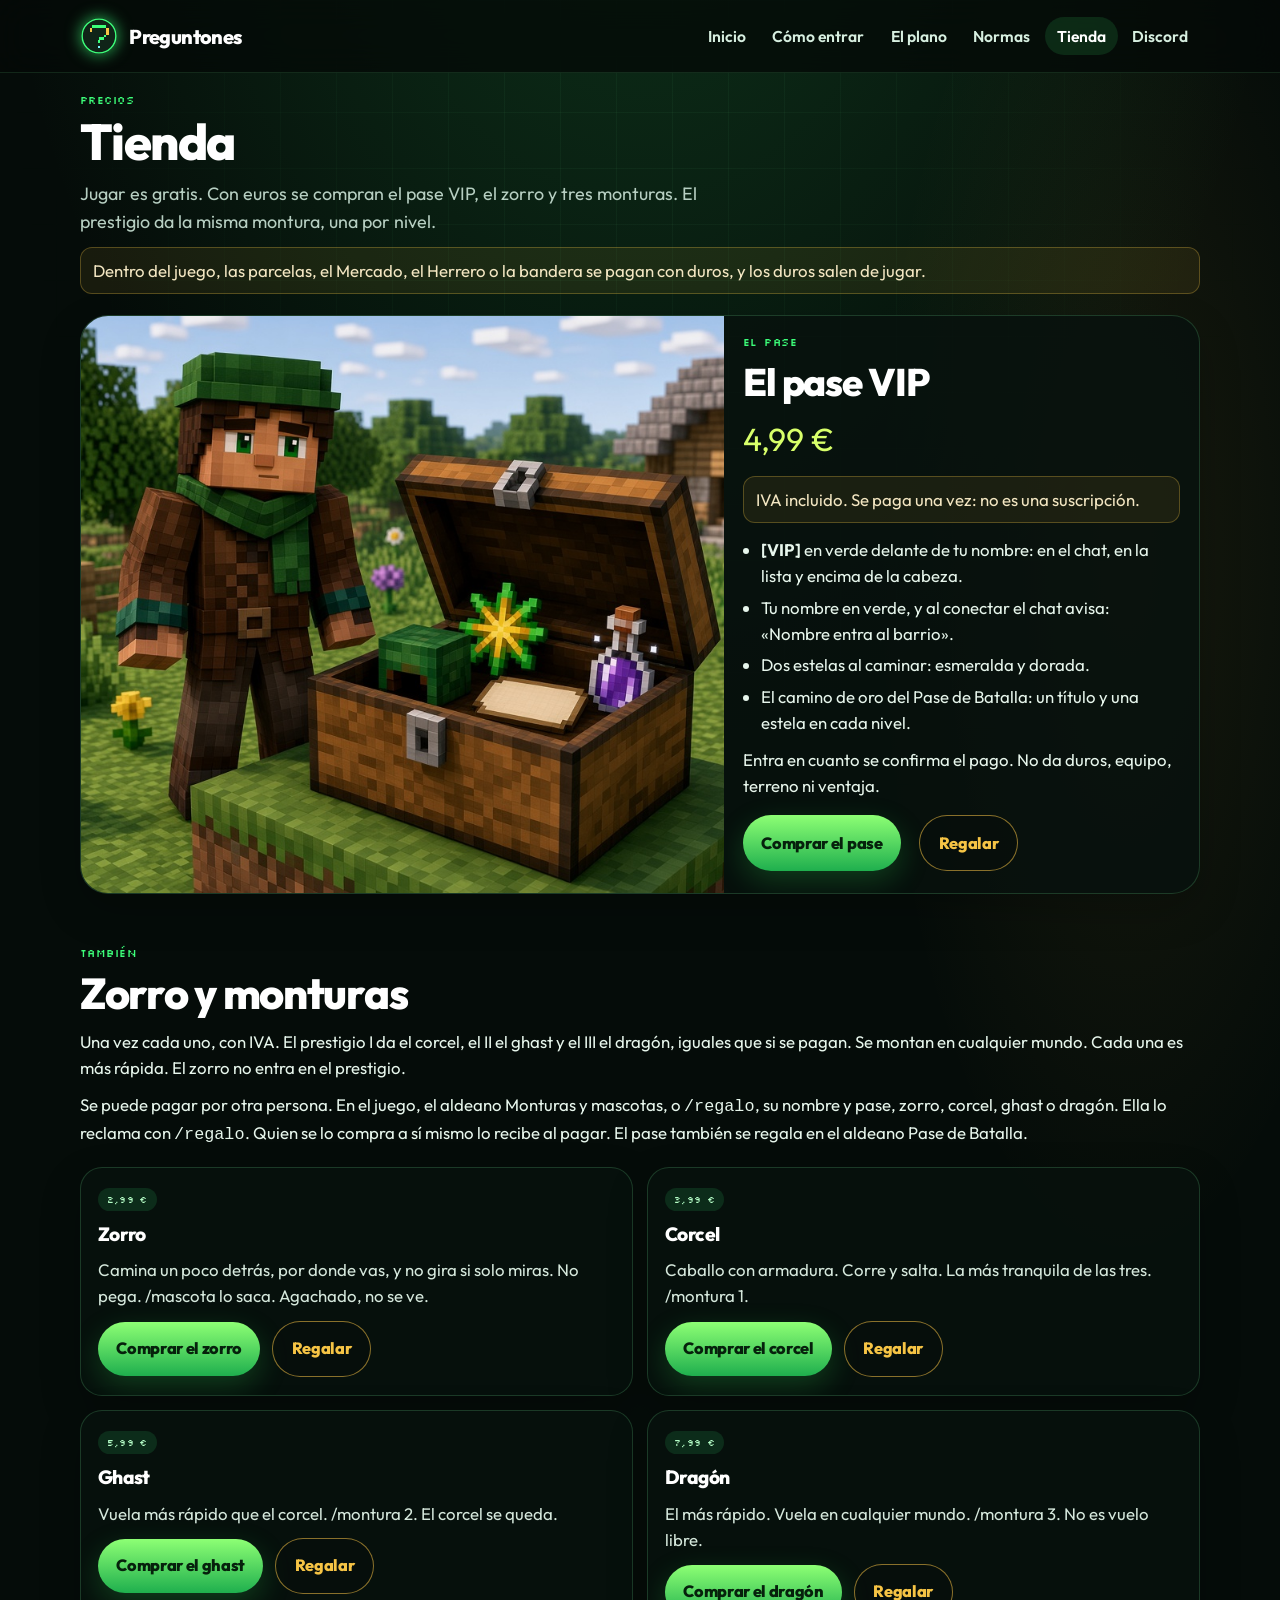
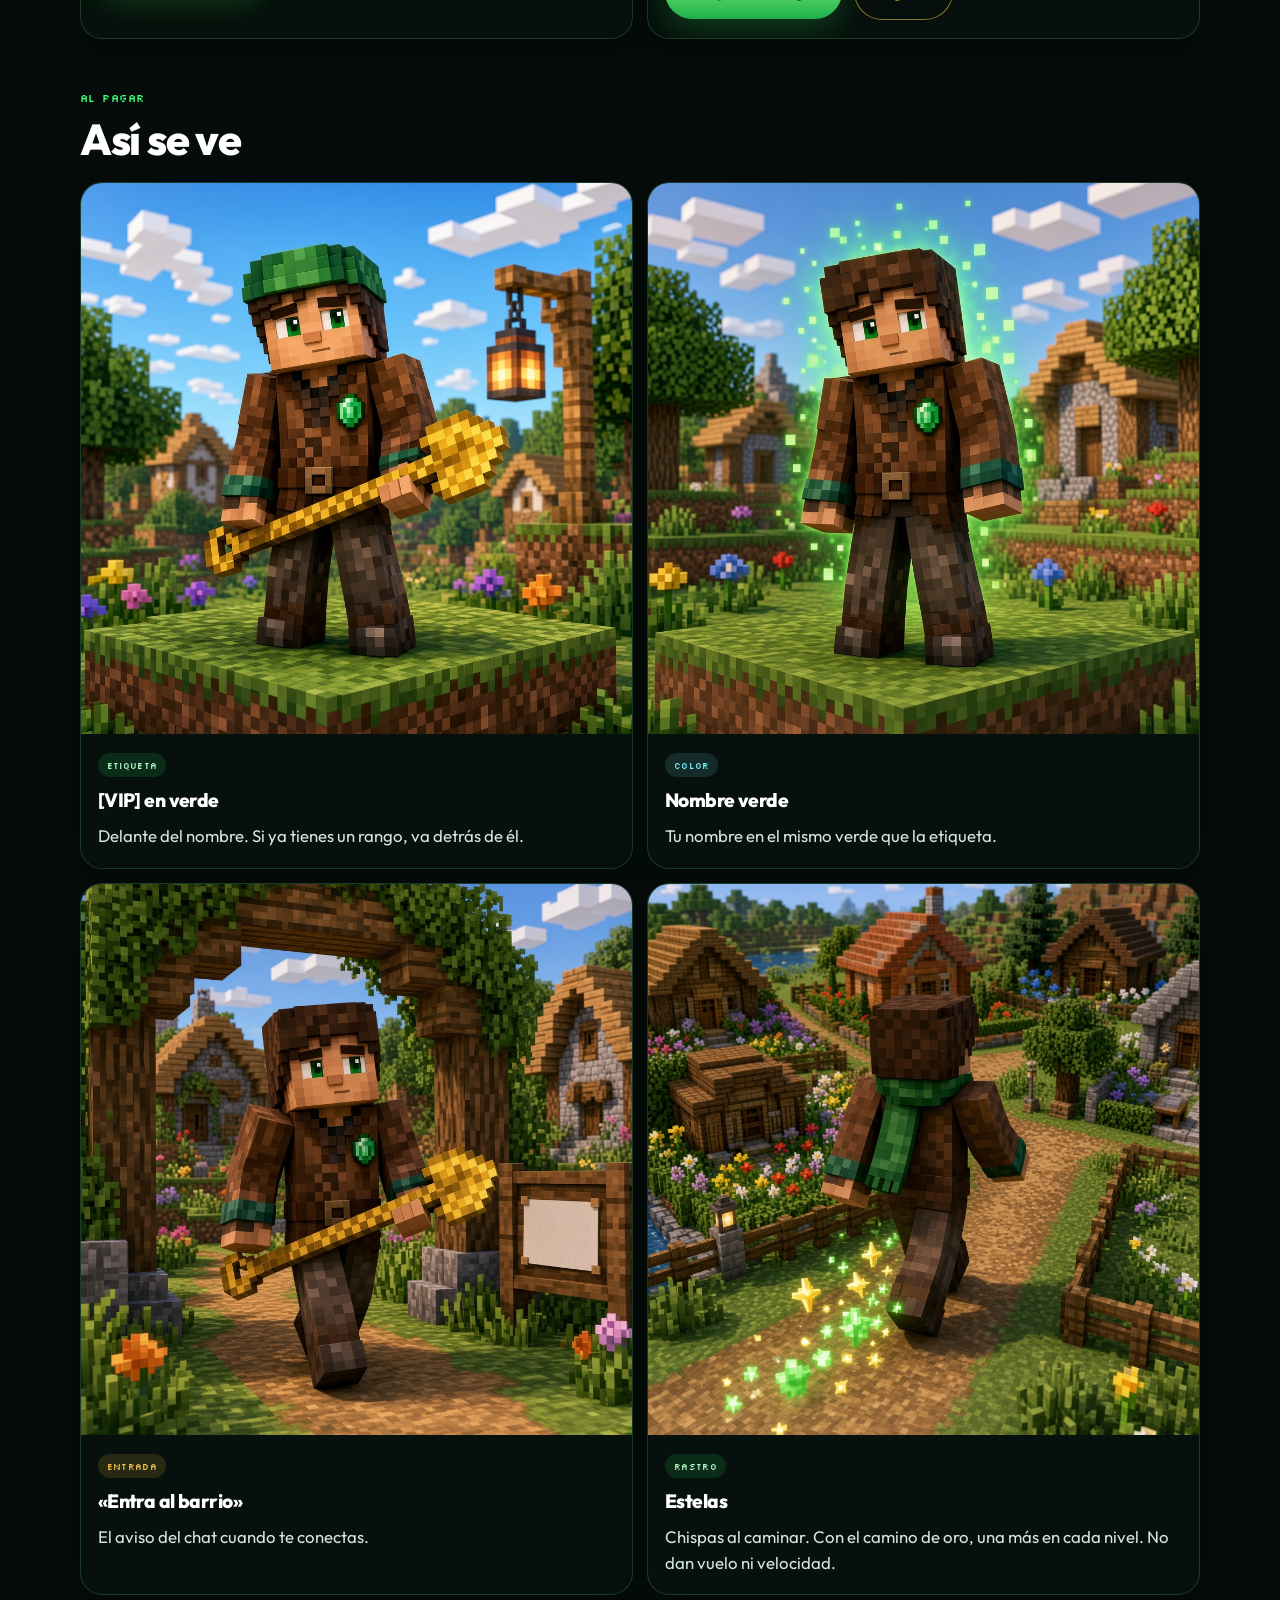
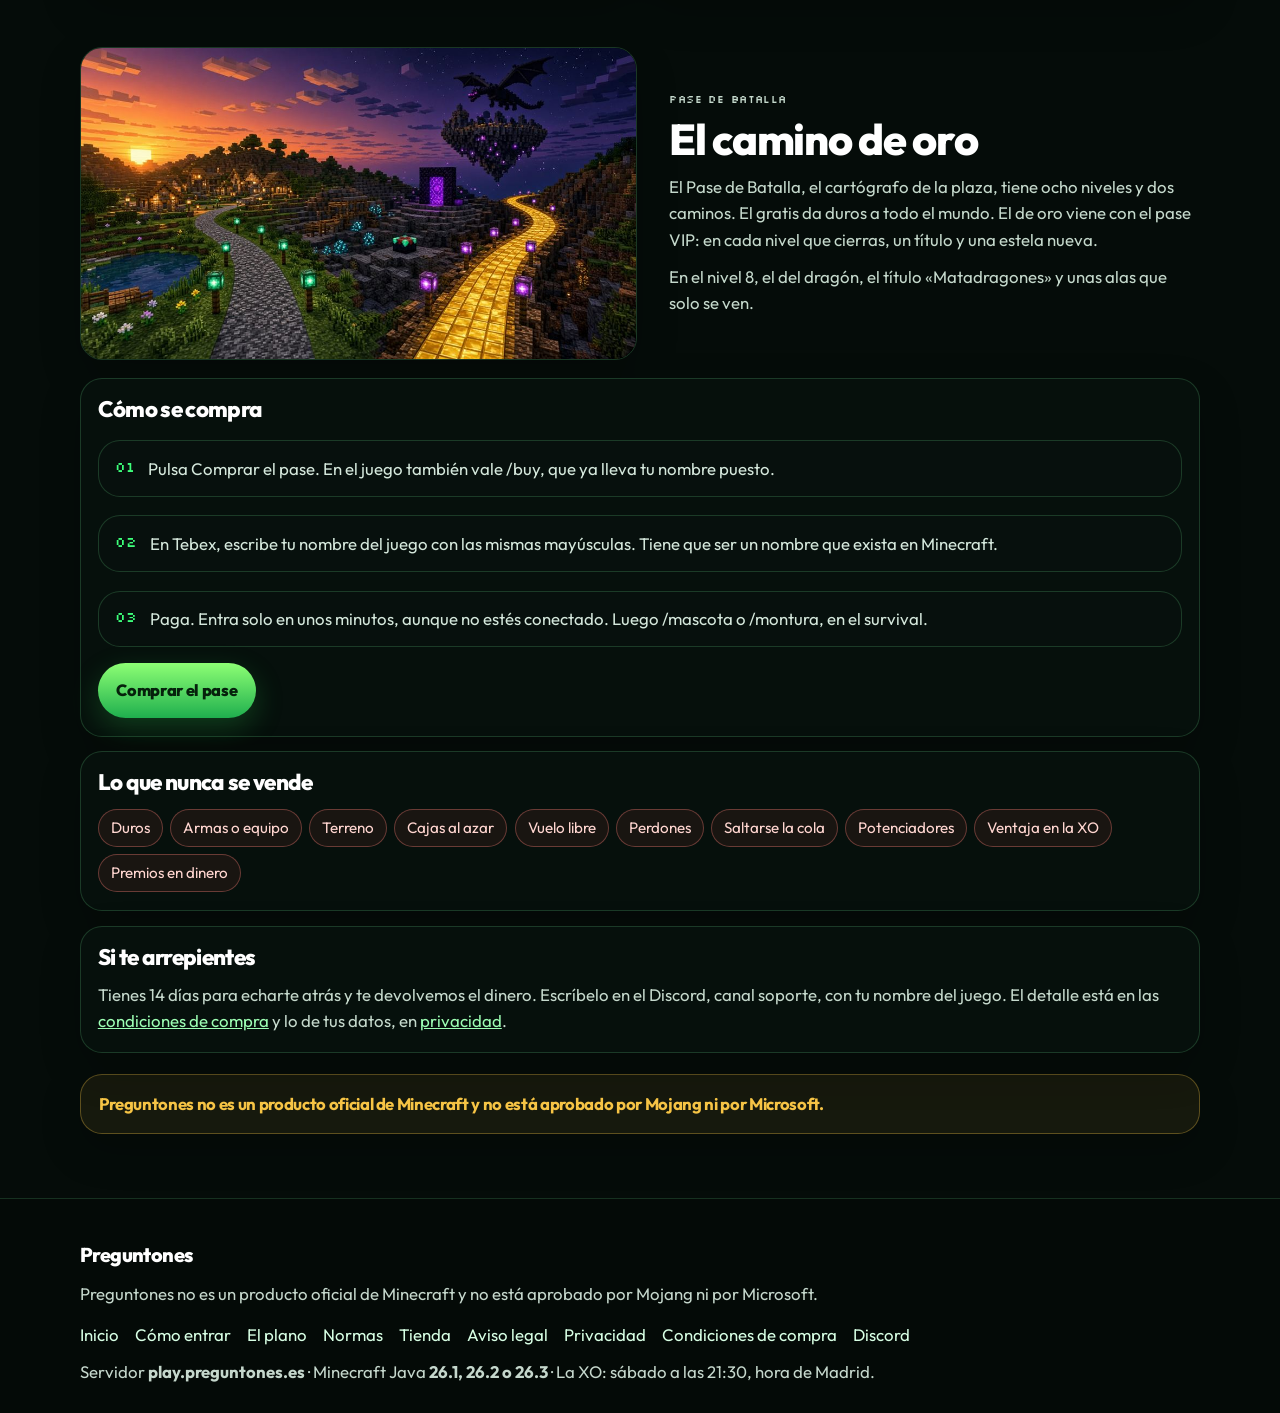
<file: tienda.html>
<!DOCTYPE html>
<html lang="es-ES">
<head>
  <meta charset="utf-8">
  <meta name="viewport" content="width=device-width, initial-scale=1">
  <title>Tienda · Preguntones</title>
  <meta name="description" content="Jugar a Preguntones es gratis. El pase VIP es 4,99 €. El zorro, 2,99 €. Las monturas, de 3,99 € a 7,99 €. El prestigio da la misma montura.">
  <meta name="theme-color" content="#07140e">
  <link rel="icon" href="img/marca.svg">
  <link rel="preconnect" href="https://fonts.googleapis.com">
  <link rel="preconnect" href="https://fonts.gstatic.com" crossorigin>
  <link href="https://fonts.googleapis.com/css2?family=Outfit:wght@400;500;600;700;800&family=Silkscreen&display=swap" rel="stylesheet">
  <link rel="stylesheet" href="css/estilos.css">
</head>
<body>
  <a class="saltar" href="#contenido">Saltar al contenido</a>
  <header class="cabecera">
    <div class="envoltorio barra">
      <a class="marca" href="index.html"><span data-campo="nombre">Preguntones</span></a>
      <button class="menu-abrir" type="button" aria-expanded="false" aria-controls="menu-principal"><span class="cuando-cerrado">Menú</span><span class="cuando-abierto">Cerrar</span></button>
      <nav class="menu" id="menu-principal" aria-label="Principal">
        <a href="index.html">Inicio</a>
        <a href="entrar.html">Cómo entrar</a>
        <a href="plano.html">El plano</a>
        <a href="normas.html">Normas</a>
        <a href="tienda.html" aria-current="page">Tienda</a>
        <a href="https://discord.gg/ZjcnvSkqsQ" data-campo="discord" data-campo-modo="solo-href">Discord</a>
      </nav>
    </div>
  </header>
  <main id="contenido" class="envoltorio" tabindex="-1">
    <p class="kicker">Precios</p>
    <h1>Tienda</h1>
    <p class="entradilla">Jugar es gratis. Con euros se compran el pase VIP, el zorro y tres monturas. El prestigio da la misma montura, una por nivel.</p>
    <p class="placa">Dentro del juego, las parcelas, el Mercado, el Herrero o la bandera se pagan con duros, y los duros salen de jugar.</p>

    <article class="oferta ancla" id="vip">
      <img src="img/producto-vecino.jpg" alt="Personaje de bloques con gorra verde, junto a un cofre con un casco, un pergamino, una poción y una chispa">
      <div class="oferta-cuerpo">
        <p class="kicker">El pase</p>
        <h2>El pase VIP</h2>
        <p class="precio"><span data-campo="precioVecino">4,99 €</span></p>
        <p class="precio-nota">IVA incluido. Se paga una vez: no es una suscripción.</p>
        <ul>
          <li><strong>[VIP]</strong> en verde delante de tu nombre: en el chat, en la lista y encima de la cabeza.</li>
          <li>Tu nombre en verde, y al conectar el chat avisa: «Nombre entra al barrio».</li>
          <li>Dos estelas al caminar: esmeralda y dorada.</li>
          <li>El camino de oro del Pase de Batalla: un título y una estela en cada nivel.</li>
        </ul>
        <p>Entra en cuanto se confirma el pago. No da duros, equipo, terreno ni ventaja.</p>
        <div class="hero-acciones">
          <a class="boton solo-con-cobro" hidden href="" data-campo="tiendaUrl" data-campo-modo="solo-href">Comprar el pase</a>
          <a class="boton boton-linea" href="#regalo">Regalar</a>
        </div>
        <p class="placa solo-sin-cobro" id="sin-cobro">Hoy no hay botón de pago. Esta página no cobra.</p>
      </div>
    </article>

    <section class="seccion" aria-labelledby="monturas">
      <p class="kicker">También</p>
      <h2 class="titulo" id="monturas">Zorro y monturas</h2>
      <p>Una vez cada uno, con IVA. El prestigio I da el corcel, el II el ghast y el III el dragón, iguales que si se pagan. Se montan en cualquier mundo. Cada una es más rápida. El zorro no entra en el prestigio.</p>
      <p id="regalo">Se puede pagar por otra persona. En el juego, el aldeano Monturas y mascotas, o <code>/regalo</code>, su nombre y pase, zorro, corcel, ghast o dragón. Ella lo reclama con <code>/regalo</code>. Quien se lo compra a sí mismo lo recibe al pagar. El pase también se regala en el aldeano Pase de Batalla.</p>
      <div class="productos">
        <article class="producto">
          <div class="carta-cuerpo">
            <p class="chip">2,99 €</p>
            <h3>Zorro</h3>
            <p>Camina un poco detrás, por donde vas, y no gira si solo miras. No pega. /mascota lo saca. Agachado, no se ve.</p>
            <p><a class="boton" href="https://preguntones.tebex.store/package/7818716" data-campo="tiendaZorro" data-campo-modo="solo-href">Comprar el zorro</a>
            <a class="boton boton-linea" href="#regalo">Regalar</a></p>
          </div>
        </article>
        <article class="producto">
          <div class="carta-cuerpo">
            <p class="chip">3,99 €</p>
            <h3>Corcel</h3>
            <p>Caballo con armadura. Corre y salta. La más tranquila de las tres. /montura 1.</p>
            <p><a class="boton" href="https://preguntones.tebex.store/package/7818721" data-campo="tiendaCorcel" data-campo-modo="solo-href">Comprar el corcel</a>
            <a class="boton boton-linea" href="#regalo">Regalar</a></p>
          </div>
        </article>
        <article class="producto">
          <div class="carta-cuerpo">
            <p class="chip">5,99 €</p>
            <h3>Ghast</h3>
            <p>Vuela más rápido que el corcel. /montura 2. El corcel se queda.</p>
            <p><a class="boton" href="https://preguntones.tebex.store/package/7818722" data-campo="tiendaGhast" data-campo-modo="solo-href">Comprar el ghast</a>
            <a class="boton boton-linea" href="#regalo">Regalar</a></p>
          </div>
        </article>
        <article class="producto">
          <div class="carta-cuerpo">
            <p class="chip">7,99 €</p>
            <h3>Dragón</h3>
            <p>El más rápido. Vuela en cualquier mundo. /montura 3. No es vuelo libre.</p>
            <p><a class="boton" href="https://preguntones.tebex.store/package/7818724" data-campo="tiendaDragon" data-campo-modo="solo-href">Comprar el dragón</a>
            <a class="boton boton-linea" href="#regalo">Regalar</a></p>
          </div>
        </article>
      </div>
    </section>

    <section class="seccion" aria-labelledby="adornos">
      <p class="kicker">Al pagar</p>
      <h2 class="titulo" id="adornos">Así se ve</h2>
      <div class="productos">
        <article class="producto">
          <img src="img/producto-etiqueta.jpg" alt="Personaje de bloques con gorra verde y una esmeralda en el pecho">
          <div class="carta-cuerpo">
            <p class="chip">Etiqueta</p>
            <h3>[VIP] en verde</h3>
            <p>Delante del nombre. Si ya tienes un rango, va detrás de él.</p>
          </div>
        </article>
        <article class="producto">
          <img src="img/producto-color.jpg" alt="Personaje de bloques con un resplandor verde alrededor de la cabeza">
          <div class="carta-cuerpo">
            <p class="chip chip-cielo">Color</p>
            <h3>Nombre verde</h3>
            <p>Tu nombre en el mismo verde que la etiqueta.</p>
          </div>
        </article>
        <article class="producto">
          <img src="img/producto-entrada.jpg" alt="Personaje de bloques cruzando un arco de madera, junto a un tablón en blanco">
          <div class="carta-cuerpo">
            <p class="chip chip-oro">Entrada</p>
            <h3>«Entra al barrio»</h3>
            <p>El aviso del chat cuando te conectas.</p>
          </div>
        </article>
        <article class="producto">
          <img src="img/producto-estela.jpg" alt="Personaje de bloques caminando por un camino, con chispas verdes y doradas detrás">
          <div class="carta-cuerpo">
            <p class="chip">Rastro</p>
            <h3>Estelas</h3>
            <p>Chispas al caminar. Con el camino de oro, una más en cada nivel. No dan vuelo ni velocidad.</p>
          </div>
        </article>
      </div>
    </section>

    <section class="seccion" aria-labelledby="camino-oro">
      <div class="franja">
        <img src="img/pase-batalla.jpg" alt="Dos caminos, uno de piedra y otro de oro, con ocho farolas que llevan desde un prado hasta una isla del End con un dragón">
        <div class="franja-texto">
          <p class="kicker">Pase de Batalla</p>
          <h2 class="titulo" id="camino-oro">El camino de oro</h2>
          <p>El Pase de Batalla, el cartógrafo de la plaza, tiene ocho niveles y dos caminos. El gratis da duros a todo el mundo. El de oro viene con el pase VIP: en cada nivel que cierras, un título y una estela nueva.</p>
          <p>En el nivel 8, el del dragón, el título «Matadragones» y unas alas que solo se ven.</p>
        </div>
      </div>
    </section>

    <div class="pila">
      <article class="hoja ancla" id="pago">
        <h2>Cómo se compra</h2>
        <p id="texto-sin-cobro" class="solo-sin-cobro">Cuando se pueda pagar, el cobro será en Tebex, una tienda externa. Allí verás otra vez el precio total, con el IVA, antes de confirmar.</p>
        <ol class="pasos solo-con-cobro" id="texto-con-cobro" hidden>
          <li><span>Pulsa Comprar el pase. En el juego también vale /buy, que ya lleva tu nombre puesto.</span></li>
          <li><span>En Tebex, escribe tu nombre del juego con las mismas mayúsculas. Tiene que ser un nombre que exista en Minecraft.</span></li>
          <li><span>Paga. Entra solo en unos minutos, aunque no estés conectado. Luego /mascota o /montura, en el survival.</span></li>
        </ol>
        <div class="hero-acciones solo-con-cobro" id="con-cobro" hidden>
          <a class="boton" href="" data-campo="tiendaUrl" data-campo-modo="solo-href">Comprar el pase</a>
        </div>
      </article>

      <article class="hoja">
        <h2>Lo que nunca se vende</h2>
        <ul class="etiquetas">
          <li>Duros</li>
          <li>Armas o equipo</li>
          <li>Terreno</li>
          <li>Cajas al azar</li>
          <li>Vuelo libre</li>
          <li>Perdones</li>
          <li>Saltarse la cola</li>
          <li>Potenciadores</li>
          <li>Ventaja en la XO</li>
          <li>Premios en dinero</li>
        </ul>
      </article>

      <article class="hoja">
        <h2>Si te arrepientes</h2>
        <p>Tienes 14 días para echarte atrás y te devolvemos el dinero. Escríbelo en el Discord, canal soporte, con tu nombre del juego. El detalle está en las <a href="condiciones.html">condiciones de compra</a> y lo de tus datos, en <a href="privacidad.html">privacidad</a>.</p>
      </article>
    </div>

    <p class="aviso-oficial frase-oficial"><span data-campo="nombre">Preguntones</span> no es un producto oficial de Minecraft y no está aprobado por Mojang ni por Microsoft.</p>
  </main>
  <footer class="pie">
    <div class="envoltorio">
      <p class="pie-nombre"><span data-campo="nombre">Preguntones</span></p>
      <p><span data-campo="nombre">Preguntones</span> no es un producto oficial de Minecraft y no está aprobado por Mojang ni por Microsoft.</p>
      <nav aria-label="Pie">
        <ul class="pie-enlaces">
          <li><a href="index.html">Inicio</a></li>
          <li><a href="entrar.html">Cómo entrar</a></li>
          <li><a href="plano.html">El plano</a></li>
          <li><a href="normas.html">Normas</a></li>
          <li><a href="tienda.html" aria-current="page">Tienda</a></li>
          <li><a href="aviso-legal.html">Aviso legal</a></li>
          <li><a href="privacidad.html">Privacidad</a></li>
          <li><a href="condiciones.html">Condiciones de compra</a></li>
          <li><a href="https://discord.gg/ZjcnvSkqsQ" data-campo="discord" data-campo-modo="solo-href">Discord</a></li>
        </ul>
      </nav>
      <p>Servidor <strong data-campo="hostname">play.preguntones.es</strong> · Minecraft Java <strong data-campo="clientes">26.1, 26.2 o 26.3</strong> · La XO: <span data-campo="cita">sábado a las 21:30, hora de Madrid</span>.</p>
    </div>
  </footer>
  <script src="js/identidad.js"></script>
  <script src="js/sitio.js"></script>
</body>
</html>
</file>
<file: css/carta.css>
:root {
  --noche: #07140e;
  --noche-2: #10241a;
  --tinta: #e7f6ec;
  --oro: #e2b340;
  --papel: #f4e6c6;
  --papel-2: #efe0b8;
  --tinta-papel: #2a2118;
  --sello: #8a5a18;
  --linea: rgba(226, 179, 64, 0.35);
  color-scheme: dark;
}

*,
*::before,
*::after {
  box-sizing: border-box;
}

[hidden] {
  display: none !important;
}

html {
  background: var(--noche);
  scroll-behavior: smooth;
}

body {
  margin: 0;
  color: var(--tinta);
  font-family: "Outfit", "Segoe UI", sans-serif;
  font-size: 1.08rem;
  line-height: 1.6;
  background:
    radial-gradient(ellipse 80% 40% at 50% -10%, rgba(40, 120, 70, 0.22), transparent 60%),
    var(--noche);
}

.saltar {
  position: absolute;
  left: 1rem;
  top: -4rem;
  z-index: 5;
  background: #fff;
  color: #111;
  padding: 0.5rem 0.8rem;
}

.saltar:focus {
  top: 1rem;
}

:focus-visible {
  outline: 3px solid var(--oro);
  outline-offset: 3px;
}

.cima {
  position: relative;
  height: min(82vh, 760px);
  min-height: 460px;
  background: #04110c;
}

.cima img {
  width: 100%;
  height: 100%;
  object-fit: cover;
  object-position: center 42%;
}

.cima-velo {
  position: absolute;
  inset: 0;
  background:
    linear-gradient(180deg, rgba(4, 12, 8, 0.28) 0%, rgba(4, 12, 8, 0.05) 32%, rgba(7, 20, 14, 0.2) 68%, var(--noche) 100%);
  pointer-events: none;
}

.cima-nombre {
  position: absolute;
  top: 1.15rem;
  left: 1.25rem;
  margin: 0;
  font-weight: 800;
  letter-spacing: -0.04em;
  font-size: 1.15rem;
  color: #fff;
  text-shadow: 0 2px 18px rgba(0, 0, 0, 0.55);
}

.cima-linea {
  position: absolute;
  top: 1.25rem;
  right: 1.25rem;
  margin: 0;
  color: #f6e7c2;
  font-size: 0.78rem;
  font-weight: 700;
  letter-spacing: 0.16em;
  text-transform: uppercase;
  text-shadow: 0 2px 14px rgba(0, 0, 0, 0.55);
}

.hoja {
  width: min(740px, calc(100% - 1.5rem));
  margin: -5.2rem auto 0;
  position: relative;
  z-index: 1;
  background:
    radial-gradient(ellipse at 50% 0%, rgba(255, 250, 236, 0.7), transparent 46%),
    linear-gradient(180deg, var(--papel) 0%, var(--papel-2) 100%);
  color: var(--tinta-papel);
  padding: 0 2.3rem 2.4rem;
  box-shadow:
    0 30px 70px rgba(0, 0, 0, 0.38),
    0 0 0 1px rgba(90, 58, 18, 0.16);
}

.sello {
  width: 78px;
  height: 78px;
  margin: -2.4rem auto 1.1rem;
  border-radius: 50%;
  display: grid;
  place-items: center;
  background:
    radial-gradient(circle at 35% 30%, #f3d48a 0%, #c4923a 38%, #8a5414 72%, #5c3810 100%);
  box-shadow:
    0 10px 22px rgba(0, 0, 0, 0.32),
    inset 0 0 0 7px rgba(92, 52, 12, 0.28),
    inset 0 0 0 9px rgba(243, 212, 138, 0.35);
  color: #4a2e0c;
  font-family: "Fraunces", Georgia, serif;
  font-weight: 650;
  font-size: 2rem;
  line-height: 1;
}

.hoja h1,
.remite h2 {
  font-family: "Fraunces", Georgia, serif;
  font-weight: 650;
  letter-spacing: -0.03em;
  text-wrap: balance;
  color: #241c12;
}

.hoja h1 {
  margin: 0 0 1rem;
  font-size: clamp(2.15rem, 6vw, 3.45rem);
  line-height: 1.02;
  text-align: center;
}

.kicker {
  margin: 0 0 0.45rem;
  font-family: "Outfit", "Segoe UI", sans-serif;
  font-size: 0.76rem;
  font-weight: 700;
  letter-spacing: 0.16em;
  text-transform: uppercase;
  color: var(--oro);
}

.hoja .kicker {
  text-align: center;
  color: var(--sello);
}

.prosa {
  font-family: "Fraunces", Georgia, serif;
  font-size: 1.16rem;
  font-weight: 500;
  line-height: 1.62;
}

.prosa p {
  margin: 0.85rem 0 0;
}

.indice {
  display: flex;
  flex-wrap: wrap;
  gap: 0.45rem;
  margin-top: 1.5rem;
  padding-top: 1.15rem;
  border-top: 1px solid rgba(90, 58, 18, 0.18);
}

.indice a {
  color: #5c3e12;
  text-decoration: none;
  border: 1px solid rgba(92, 62, 18, 0.32);
  border-radius: 999px;
  padding: 0.28rem 0.72rem;
  font-size: 0.92rem;
  font-weight: 600;
}

.indice a:hover {
  background: rgba(226, 179, 64, 0.28);
  color: #3d2910;
}

.pieza {
  width: min(1080px, calc(100% - 1.5rem));
  margin: 3.6rem auto 0;
}

.pieza h2 {
  margin: 0 0 1rem;
  font-family: "Fraunces", Georgia, serif;
  font-weight: 650;
  font-size: clamp(1.85rem, 3vw, 2.7rem);
  line-height: 1.08;
  letter-spacing: -0.03em;
  color: #fff;
  text-wrap: balance;
}

.foto video {
  display: block;
  width: 100%;
  height: auto;
  aspect-ratio: 16 / 9;
  background: #04110c;
}

.tramo {
  width: min(1080px, calc(100% - 1.5rem));
  margin: 0 auto;
  padding: 4.4rem 0 0.4rem;
  display: grid;
  grid-template-columns: 1.08fr 0.92fr;
  gap: 2.4rem;
  align-items: center;
}

.tramo.voltea .foto {
  order: 2;
}

.foto {
  margin: 0;
  border-radius: 18px;
  overflow: hidden;
  box-shadow: 0 22px 50px rgba(0, 0, 0, 0.38);
  background: #0c1a14;
}

.foto img {
  display: block;
  width: 100%;
  height: auto;
}

.tramo h2 {
  margin: 0 0 0.7rem;
  font-family: "Fraunces", Georgia, serif;
  font-weight: 650;
  font-size: clamp(1.85rem, 3vw, 2.7rem);
  line-height: 1.08;
  letter-spacing: -0.03em;
  color: #fff;
  text-wrap: balance;
}

.tramo p {
  margin: 0.75rem 0 0;
  color: #d7eee0;
}

.tramo strong {
  color: #fff;
  font-weight: 650;
}

.remite {
  margin-top: 4.2rem;
  padding-top: 2.2rem;
  text-align: center;
}

.remite h2 {
  margin: 0 0 0.4rem;
  font-size: clamp(1.9rem, 4vw, 2.8rem);
  line-height: 1.08;
}

.remite .prosa {
  text-align: left;
}

.acciones {
  display: flex;
  flex-wrap: wrap;
  gap: 0.7rem;
  justify-content: center;
  margin-top: 1.5rem;
}

.boton {
  display: inline-flex;
  align-items: center;
  justify-content: center;
  gap: 0.65rem;
  min-height: 3rem;
  padding: 0.75rem 1.15rem;
  border: 0;
  border-radius: 999px;
  background: #17382a;
  color: #f6edd6;
  font-family: "Outfit", "Segoe UI", sans-serif;
  font-size: 1rem;
  font-weight: 700;
  letter-spacing: -0.02em;
  text-decoration: none;
  cursor: pointer;
}

.boton-oro {
  background: var(--oro);
  color: #2a2118;
}

.boton:hover {
  filter: brightness(1.06);
}

.ip-accion {
  font-size: 0.78rem;
  font-weight: 700;
  letter-spacing: 0.08em;
  text-transform: uppercase;
  opacity: 0.75;
}

.copiado {
  flex-basis: 100%;
  margin: 0.35rem 0 0;
  text-align: center;
  font-family: "Outfit", "Segoe UI", sans-serif;
  color: #3d5c34;
}

.pasos {
  margin: 1.2rem 0 0;
  text-align: center;
  font-family: "Outfit", "Segoe UI", sans-serif;
}

.pasos a,
.oficial a,
.pie a {
  color: #1f6b45;
}

.tramo a {
  color: #b6f3c8;
}

.oficial {
  width: min(740px, calc(100% - 1.5rem));
  margin: 2.2rem auto 0;
  color: #b7d2c2;
  font-size: 0.95rem;
}

.oficial a {
  color: #9dffb4;
}

.pie {
  width: min(740px, calc(100% - 1.5rem));
  margin: 0 auto;
  padding: 1.4rem 0 2.6rem;
  color: #9bb5a6;
  font-size: 0.92rem;
}

.pie nav ul {
  display: flex;
  flex-wrap: wrap;
  gap: 0.4rem 1rem;
  margin: 0.4rem 0 0;
  padding: 0;
  list-style: none;
}

.pie a {
  color: #9dffb4;
}

@media (max-width: 860px) {
  .cima {
    height: 62vh;
    min-height: 320px;
  }

  .cima-linea {
    display: none;
  }

  .hoja {
    padding: 0 1.2rem 1.6rem;
    margin-top: -3.2rem;
  }

  .tramo,
  .tramo.voltea {
    grid-template-columns: 1fr;
    gap: 1.1rem;
    padding-top: 3rem;
  }

  .tramo.voltea .foto {
    order: 0;
  }

  .acciones {
    flex-direction: column;
  }

  .boton {
    width: 100%;
  }
}

@media (prefers-reduced-motion: reduce) {
  html {
    scroll-behavior: auto;
  }
}
</file>
<file: css/estilos.css>
:root {
  --cielo: #7af6ff;
  --hierba: #3dff7a;
  --hierba-oscura: #14924a;
  --tierra: #8b5a2b;
  --tierra-oscura: #5c3a1e;
  --piedra: #101a16;
  --piedra-oscura: #070d0a;
  --tinta: #e7f6ec;
  --papel: #e7f6ec;
  --oro: #f6c445;
  --esmeralda: #3dff7a;
  --discord: #5865f2;
  --linea: rgba(125, 255, 160, 0.18);
  --panel: rgba(8, 18, 14, 0.82);
  color-scheme: dark;
}

*,
*::before,
*::after {
  box-sizing: border-box;
}

[hidden] {
  display: none !important;
}

html {
  background: #040a07;
  scroll-behavior: smooth;
}

body {
  margin: 0;
  color: var(--papel);
  font-family: "Outfit", "Segoe UI", sans-serif;
  font-size: 1.05rem;
  line-height: 1.55;
  background:
    radial-gradient(ellipse 90% 42% at 50% -8%, rgba(40, 170, 80, 0.28), transparent 58%),
    radial-gradient(ellipse 28% 22% at 88% 12%, rgba(246, 196, 69, 0.08), transparent 70%),
    #050c09;
}

body::before {
  content: "";
  position: fixed;
  inset: 0;
  z-index: 0;
  pointer-events: none;
  background-image:
    linear-gradient(rgba(125, 255, 160, 0.045) 1px, transparent 1px),
    linear-gradient(90deg, rgba(125, 255, 160, 0.045) 1px, transparent 1px);
  background-size: 56px 56px;
  mask-image: radial-gradient(ellipse at 50% 0%, #000 15%, transparent 72%);
}

h1,
h2,
h3,
.marca,
.boton,
.pie-nombre,
.titulo,
.ip {
  font-family: "Outfit", "Segoe UI", sans-serif;
  font-weight: 800;
  letter-spacing: -0.03em;
}

h1,
h2,
.titulo {
  text-wrap: balance;
}

h1 {
  margin: 0 0 0.7rem;
  font-size: clamp(2rem, 5vw, 3.15rem);
  line-height: 1.05;
  color: #fff;
}

.portada h1 {
  font-size: clamp(2.6rem, 8vw, 5.1rem);
  line-height: 0.94;
}

h2 {
  margin: 0 0 0.55rem;
  font-size: clamp(1.15rem, 2vw, 1.4rem);
  line-height: 1.25;
  color: #fff;
}

.titulo {
  margin: 0 0 0.55rem;
  font-size: clamp(1.7rem, 4vw, 2.7rem);
  line-height: 1.12;
  color: #fff;
}

h3 {
  margin: 0.2rem 0 0.35rem;
  font-size: 1.2rem;
  line-height: 1.25;
  color: #fff;
}

p {
  margin: 0.7rem 0 0;
}

a {
  color: #9dffb4;
}

a:hover {
  color: #f6c445;
}

:focus-visible {
  outline: 2px solid #b6ff7a;
  outline-offset: 3px;
}

.saltar {
  position: absolute;
  left: 0.5rem;
  top: -4rem;
  background: #fff;
  color: #000;
  padding: 0.4rem 0.7rem;
  z-index: 30;
}

.saltar:focus {
  top: 0.5rem;
}

.cabecera,
main,
.pie {
  position: relative;
  z-index: 1;
}

.cabecera {
  position: sticky;
  top: 0;
  z-index: 20;
  background: rgba(4, 10, 7, 0.78);
  border-bottom: 1px solid rgba(125, 255, 160, 0.12);
  backdrop-filter: blur(16px);
}

.envoltorio {
  width: min(1120px, calc(100% - 2rem));
  margin: 0 auto;
}

.medio,
.lectura {
  width: min(820px, calc(100% - 2rem));
}

.barra {
  display: flex;
  align-items: center;
  gap: 0.8rem;
  min-height: 4.5rem;
  position: relative;
}

.marca {
  display: inline-flex;
  align-items: center;
  gap: 0.7rem;
  margin-right: auto;
  color: #fff;
  text-decoration: none;
  font-size: 1.25rem;
}

.marca::before {
  content: "";
  width: 38px;
  height: 38px;
  flex: none;
  background: url("../img/marca.svg") center/contain no-repeat;
  filter: drop-shadow(0 0 8px rgba(61, 255, 122, 0.7));
}

.menu-abrir {
  display: none;
  align-items: center;
  justify-content: center;
  min-width: 5.2rem;
  min-height: 2.5rem;
  padding: 0.4rem 0.8rem;
  border: 1px solid rgba(125, 255, 160, 0.28);
  border-radius: 12px;
  background: #101a16;
  color: #fff;
  font: 700 0.95rem "Outfit", sans-serif;
  cursor: pointer;
}

.cuando-abierto {
  display: none;
}

.menu-abrir[aria-expanded="true"] .cuando-cerrado {
  display: none;
}

.menu-abrir[aria-expanded="true"] .cuando-abierto {
  display: inline;
}

.menu {
  display: flex;
  flex-wrap: wrap;
  gap: 0.25rem 0.15rem;
}

.menu a {
  color: #d7efe0;
  text-decoration: none;
  padding: 0.45rem 0.75rem;
  border-radius: 999px;
  font-weight: 600;
  font-size: 0.98rem;
}

.menu a[aria-current="page"],
.menu a:hover {
  color: #fff;
  background: rgba(61, 255, 122, 0.12);
}

.antetitulo {
  display: none;
}

.portada {
  position: relative;
  text-align: center;
  padding: 2.4rem 0 1.2rem;
  overflow: hidden;
}

.rombo {
  position: absolute;
  width: 14px;
  height: 14px;
  border: 1.5px solid rgba(125, 255, 170, 0.35);
  transform: rotate(45deg);
  pointer-events: none;
}

.rombo-a {
  top: 18%;
  left: 12%;
}

.rombo-b {
  top: 28%;
  right: 14%;
  border-color: rgba(246, 196, 69, 0.4);
}

.emblema {
  width: min(190px, 58vw);
  height: min(190px, 58vw);
  margin: 0.4rem auto 1.25rem;
  border-radius: 50%;
  overflow: hidden;
  box-shadow:
    0 0 0 1px rgba(90, 255, 150, 0.55),
    0 0 0 14px rgba(40, 160, 80, 0.08),
    0 0 56px rgba(61, 255, 122, 0.42);
}

.emblema img {
  display: block;
  width: 100%;
  height: 100%;
  object-fit: cover;
  object-position: center 36%;
}

.estado {
  display: inline-flex;
  align-items: center;
  gap: 0.55rem;
  margin: 0;
  padding: 0.45rem 0.9rem;
  border: 1px solid rgba(61, 255, 122, 0.45);
  border-radius: 999px;
  background: rgba(6, 22, 14, 0.72);
  color: #b6ffc8;
  font-family: "Silkscreen", sans-serif;
  font-size: 0.62rem;
  font-weight: 400;
  letter-spacing: 0.04em;
  box-shadow: 0 0 24px rgba(40, 180, 80, 0.18);
}

.punto {
  width: 0.55rem;
  height: 0.55rem;
  border-radius: 50%;
  background: var(--hierba);
  box-shadow: 0 0 10px var(--hierba);
}

.portada h1 {
  margin-top: 1.15rem;
}

.brillo {
  color: #5dff8f;
  background-image: linear-gradient(180deg, #f3ffd8 0%, #7dff6b 42%, #14c96a 100%);
  -webkit-background-clip: text;
  background-clip: text;
}

@supports ((-webkit-background-clip: text) or (background-clip: text)) {
  .brillo {
    color: transparent;
  }
}

.kicker,
.chip,
.indice,
.ip-accion {
  font-family: "Silkscreen", sans-serif;
  font-weight: 400;
  letter-spacing: 0.04em;
  text-transform: uppercase;
}

.kicker {
  margin: 0 0 0.45rem;
  color: var(--hierba);
  font-size: 0.68rem;
}

.entradilla {
  width: min(40rem, 100%);
  margin-right: auto;
  margin-left: auto;
  color: #b7cfc2;
  font-size: 1.12rem;
}

main > .entradilla {
  margin-left: 0;
}

.portada .entradilla {
  margin-top: 1rem;
}

.portada-acciones {
  display: grid;
  gap: 0.75rem;
  width: min(480px, 100%);
  margin: 1.5rem auto 0;
}

.ip-capsula {
  display: flex;
  align-items: center;
  gap: 0.75rem;
  width: 100%;
  padding: 0.4rem 0.4rem 0.4rem 1rem;
  border: 1px solid rgba(90, 255, 150, 0.5);
  border-radius: 999px;
  background: rgba(4, 16, 10, 0.78);
  color: #fff;
  font: 600 1.05rem "Outfit", sans-serif;
  cursor: pointer;
  box-shadow: 0 0 24px rgba(40, 200, 90, 0.16);
}

.ip-capsula span:nth-child(2) {
  flex: 1;
  text-align: left;
}

.ip-icono {
  width: 1.1rem;
  height: 1.1rem;
  flex: none;
  background: url("data:image/svg+xml,%3Csvg xmlns='http://www.w3.org/2000/svg' viewBox='0 0 24 24' fill='none' stroke='%23b6ff7a' stroke-width='2' stroke-linecap='round' stroke-linejoin='round'%3E%3Crect x='8' y='8' width='12' height='12' rx='2'/%3E%3Cpath d='M4 16V6a2 2 0 0 1 2-2h10'/%3E%3C/svg%3E") center/contain no-repeat;
}

.ip-accion {
  padding: 0.62rem 0.85rem;
  border-radius: 999px;
  background: #143222;
  color: #c8ff9a;
  font-size: 0.62rem;
}

.boton {
  display: inline-flex;
  align-items: center;
  justify-content: center;
  gap: 0.5rem;
  border: 0;
  border-radius: 999px;
  background: linear-gradient(180deg, #8dff74, #1faf4e);
  color: #06210c;
  text-decoration: none;
  padding: 0.9rem 1.15rem;
  font-size: 1.02rem;
  font-weight: 800;
  letter-spacing: -0.02em;
  box-shadow: 0 10px 28px rgba(40, 180, 70, 0.28);
  cursor: pointer;
}

.boton:hover {
  background: linear-gradient(180deg, #b6ff8a, #2ec45e);
  color: #06210c;
}

.boton-discord {
  background: linear-gradient(180deg, #7b8cff, #5865f2);
  color: #fff;
  box-shadow: 0 10px 28px rgba(88, 101, 242, 0.38);
}

.boton-discord:hover {
  background: linear-gradient(180deg, #9aa6ff, #6d78f5);
  color: #fff;
}

.boton + .boton-linea {
  margin-left: 0.55rem;
}

.boton-tienda,
.boton-linea {
  background: rgba(8, 14, 10, 0.4);
  color: var(--oro);
  border: 1px solid rgba(246, 196, 69, 0.55);
  box-shadow: none;
}

.boton-tienda:hover,
.boton-linea:hover {
  background: rgba(246, 196, 69, 0.1);
  color: #ffe08a;
}

.boton-chico {
  margin-top: 0.8rem;
  padding: 0.55rem 0.9rem;
  font-size: 0.9rem;
}

.portada-acciones .boton,
.portada-acciones .ip-capsula {
  width: 100%;
}

.icono-discord {
  width: 1.15rem;
  height: 1.15rem;
  background: currentColor;
  mask: url("data:image/svg+xml,%3Csvg xmlns='http://www.w3.org/2000/svg' viewBox='0 0 24 24'%3E%3Cpath fill='black' d='M19.3 5.2A17 17 0 0 0 15.1 4l-.4.8a15 15 0 0 1 3.7 1.4 16 16 0 0 0-13 0A13 13 0 0 1 9.2 4L8.8 4a17 17 0 0 0-4.2 1.2C1.7 9.1.9 12.9 1.2 16.6A17 17 0 0 0 6.5 19l.8-1.1a11 11 0 0 1-1.7-.8l.4-.3c3.3 1.5 6.9 1.5 10.1 0l.4.3c-.5.3-1.1.6-1.7.8l.8 1.1a17 17 0 0 0 5.3-2.4c.5-4.3-.7-8-2.6-11.4ZM8.7 14.6c-1 0-1.8-.9-1.8-2s.8-2 1.8-2 1.8.9 1.8 2-.8 2-1.8 2Zm6.6 0c-1 0-1.8-.9-1.8-2s.8-2 1.8-2 1.9.9 1.9 2-.9 2-1.9 2Z'/%3E%3C/svg%3E") center/contain no-repeat;
}

.meta-juego {
  margin: 1rem 0 0;
  color: #8ea898;
  font-size: 0.92rem;
}

.copiado {
  margin: 0.35rem 0 0;
  color: var(--oro);
  font-family: "Silkscreen", sans-serif;
  font-size: 0.68rem;
  font-weight: 400;
  letter-spacing: 0;
  text-transform: none;
}

main.envoltorio {
  padding: 1.2rem 0 3rem;
}

.seccion {
  margin-top: 3.2rem;
}

.trailer {
  margin: 1.15rem 0 0;
  border-radius: 22px;
  overflow: hidden;
  border: 1px solid var(--linea);
  background: #04110c;
  box-shadow: 0 16px 40px rgba(0, 0, 0, 0.22);
}

.trailer video {
  display: block;
  width: 100%;
  height: auto;
  aspect-ratio: 16 / 9;
  background: #04110c;
}

.seccion-texto {
  max-width: 40rem;
  margin-top: 0.4rem;
  color: #b7cfc2;
}

.votos-lista {
  list-style: none;
  display: grid;
  gap: 0.9rem;
  margin: 1.2rem 0 0;
  padding: 0;
}

.voto {
  background: var(--panel);
  border: 1px solid var(--linea);
  border-radius: 22px;
  padding: 1.05rem 1.1rem 1.2rem;
}

.voto h3 {
  margin: 0 0 0.35rem;
}

.voto p {
  margin: 0 0 0.8rem;
  color: #b7cfc2;
}

.voto .boton {
  width: auto;
}

.voto-marco,
.voto-badge {
  display: block;
  max-width: 100%;
  margin-top: 0.85rem;
  border: 0;
  background: transparent;
}

.voto-badge {
  height: auto;
}

.votos-nota {
  margin-top: 1rem;
}

.votos-nota a {
  color: var(--oro);
}

.cartas,
.motivos,
.rejilla,
.galeria,
.productos,
.fichas,
.caminos {
  display: grid;
  gap: 0.9rem;
  margin-top: 1.2rem;
}

.cartas,
.galeria {
  grid-template-columns: 1fr;
}

.motivos,
.rejilla,
.productos {
  grid-template-columns: 1fr;
}

.carta,
.motivo,
.ficha,
.camino,
.hoja,
.aviso-oficial,
.galeria article,
.productos article,
.lista-normas li,
.pasos li {
  background: var(--panel);
  color: #d5e8dc;
  border: 1px solid var(--linea);
  border-radius: 22px;
  box-shadow: 0 16px 40px rgba(0, 0, 0, 0.22);
}

.ficha,
.camino {
  margin: 0;
  padding: 1.05rem 1.1rem 1.2rem;
}

.camino {
  display: flex;
  flex-direction: column;
}

.camino p:last-child {
  margin-top: auto;
  padding-top: 0.85rem;
}

.ficha h3,
.camino h2 {
  margin-top: 0.15rem;
}

.camino-oro {
  border-color: rgba(246, 196, 69, 0.45);
  background:
    linear-gradient(180deg, rgba(246, 196, 69, 0.1), transparent 42%),
    var(--panel);
}

.ancla {
  scroll-margin-top: 5.5rem;
}

.seccion > .hoja {
  margin-top: 0.9rem;
}

.carta {
  overflow: hidden;
  padding: 0;
}

.carta img,
.galeria img,
.retrato,
.oferta img,
.producto img {
  width: 100%;
  aspect-ratio: 16 / 10;
  object-fit: cover;
  display: block;
  border: 0;
  margin: 0;
}

.oferta {
  display: grid;
  margin-top: 1.3rem;
  overflow: hidden;
  background: var(--panel);
  border: 1px solid var(--linea);
  border-radius: 28px;
  box-shadow: 0 16px 40px rgba(0, 0, 0, 0.22);
}

.oferta img {
  aspect-ratio: 16 / 10;
  min-height: 220px;
}

.oferta h2 {
  font-size: clamp(1.8rem, 3vw, 2.5rem);
}

.oferta-cuerpo {
  padding: 1.15rem 1.2rem 1.35rem;
}

.oferta ul {
  margin: 0.85rem 0 0;
  padding-left: 1.15rem;
}

.oferta li + li {
  margin-top: 0.35rem;
}

.producto {
  overflow: hidden;
  padding: 0;
  display: flex;
  flex-direction: column;
}

.producto img {
  aspect-ratio: 1 / 1;
}

.producto .carta-cuerpo {
  flex: 1;
}

.carta-cuerpo,
.hoja,
.galeria article,
.motivo {
  padding: 1rem 1.05rem 1.15rem;
}

.chip {
  display: inline-block;
  margin: 0 0 0.5rem;
  padding: 0.28rem 0.55rem;
  border-radius: 999px;
  background: rgba(61, 255, 122, 0.12);
  color: #b6ffc8;
  font-size: 0.58rem;
}

.chip-oro {
  background: rgba(246, 196, 69, 0.14);
  color: #f6c445;
}

.chip-cielo {
  background: rgba(122, 246, 255, 0.12);
  color: var(--cielo);
}

.carta p,
.motivo p,
.ficha p,
.camino p,
.hoja p,
.galeria p {
  color: #c5d9cc;
}

.sello {
  display: grid;
  place-items: center;
  width: 2.6rem;
  height: 2.6rem;
  margin-bottom: 0.75rem;
  border-radius: 12px;
  background: rgba(61, 255, 122, 0.1);
  color: var(--hierba);
  font-family: "Silkscreen", sans-serif;
  font-size: 0.85rem;
}

.sello-oro {
  background: rgba(246, 196, 69, 0.12);
  color: var(--oro);
}

.sello-cielo {
  background: rgba(122, 246, 255, 0.1);
  color: var(--cielo);
}

.aviso-oficial {
  margin-top: 1.3rem;
  padding: 1rem 1.1rem;
  background: rgba(246, 196, 69, 0.07);
  border-color: rgba(246, 196, 69, 0.32);
}

.frase-oficial,
.aviso-oficial.frase-oficial {
  color: #f6c445;
  font-size: 1.05rem;
  font-weight: 700;
  letter-spacing: -0.02em;
}

.enlace-largo {
  overflow-wrap: anywhere;
}

.cierre {
  margin-top: 3rem;
  padding: 2.2rem 1.1rem 1.8rem;
  text-align: center;
  border: 1px solid rgba(120, 255, 160, 0.22);
  border-radius: 28px;
  background:
    radial-gradient(ellipse at 50% 0%, rgba(50, 190, 90, 0.22), transparent 62%),
    rgba(6, 16, 12, 0.92);
}

.cierre .entradilla {
  margin-bottom: 0.2rem;
}

.tira {
  display: grid;
  grid-template-columns: 1fr;
  gap: 0.8rem;
  margin-top: 1.3rem;
  padding: 0;
  background: none;
  border: 0;
  box-shadow: none;
}

.tira > div {
  padding: 0.95rem 1rem 1.05rem;
  background: var(--panel);
  border: 1px solid var(--linea);
  border-radius: 18px;
}

.ip {
  margin: 0.15rem 0 0;
  font-size: clamp(1.15rem, 2vw, 1.45rem);
  font-weight: 700;
  color: #fff;
}

.datos {
  display: grid;
  gap: 0.7rem;
  margin: 0.8rem 0 0;
}

.datos > div {
  display: grid;
  grid-template-columns: minmax(7.5rem, 11rem) minmax(0, 1fr);
  gap: 0.35rem 0.75rem;
  align-items: baseline;
}

.datos dt,
.datos dd {
  margin: 0;
}

.datos dt {
  color: #8ea898;
  font-size: 0.82rem;
  font-weight: 700;
  letter-spacing: 0.04em;
  text-transform: uppercase;
}

.pila {
  display: grid;
  gap: 0.9rem;
  margin-top: 1.1rem;
}

.lista-normas,
.pasos {
  margin: 1.1rem 0 0;
  padding: 0;
  list-style: none;
  display: grid;
  gap: 0.75rem;
}

.pasos {
  counter-reset: paso;
}

.lista-normas li,
.pasos li {
  display: grid;
  grid-template-columns: auto 1fr;
  gap: 0.8rem;
  padding: 0.9rem 1rem;
  box-shadow: none;
}

.pasos li {
  counter-increment: paso;
}

.pasos li::before {
  content: counter(paso, decimal-leading-zero);
  color: var(--hierba);
  font-family: "Silkscreen", sans-serif;
  font-size: 0.85rem;
}

.indice {
  color: var(--hierba);
  font-size: 0.85rem;
}

.hoja ul,
.hoja ol:not(.pasos) {
  margin: 0.8rem 0 0;
  padding-left: 1.15rem;
}

.hoja li + li {
  margin-top: 0.4rem;
}

.precio {
  margin: 0.35rem 0 0;
  font-size: 2rem;
  color: #d8ff6a;
}

.precio-nota,
.placa {
  background: rgba(246, 196, 69, 0.08);
  border: 1px solid rgba(246, 196, 69, 0.28);
  border-radius: 12px;
  padding: 0.6rem 0.75rem;
  color: #f3e6c2;
}

.hero-acciones,
.tira-acciones {
  display: flex;
  flex-wrap: wrap;
  gap: 0.6rem;
  margin-top: 1rem;
}

.pie {
  margin-top: 1rem;
  padding: 1.8rem 0 2rem;
  background: #040a07;
  border-top: 1px solid rgba(120, 255, 160, 0.16);
  color: #c5d7cc;
}

.pie a {
  color: #d7ffe4;
}

.pie a:hover {
  color: var(--oro);
}

.pie-nombre {
  font-size: 1.25rem;
  color: #fff;
  text-shadow: none;
}

.pie-enlaces {
  display: flex;
  flex-wrap: wrap;
  gap: 0.55rem 1rem;
  margin: 0.9rem 0 0;
  padding: 0;
  list-style: none;
}

.pie-enlaces a {
  text-decoration: none;
}

.aviso-cobro {
  margin: 0;
  padding: 0.45rem 1rem;
  background: #3a250f;
  color: var(--oro);
  text-align: center;
  font-size: 0.92rem;
}

.hueco {
  background: rgba(246, 196, 69, 0.12);
  color: var(--oro);
  padding: 0.05rem 0.35rem;
  border-radius: 6px;
}

@media (min-width: 760px) {
  .tira {
    grid-template-columns: 1.3fr 0.8fr 0.7fr;
  }

  .motivos,
  .rejilla,
  .fichas,
  .caminos {
    grid-template-columns: 1fr 1fr;
  }

  .productos {
    grid-template-columns: 1fr 1fr;
  }

  .oferta {
    grid-template-columns: 1.15fr 0.85fr;
  }

  .oferta img {
    aspect-ratio: auto;
    height: 100%;
    min-height: 100%;
  }
}

@media (min-width: 980px) {
  .cartas,
  .galeria,
  .fichas {
    grid-template-columns: repeat(3, 1fr);
  }

  .fichas.pares {
    grid-template-columns: 1fr 1fr;
  }

  .motivos {
    grid-template-columns: repeat(4, 1fr);
  }

  .rombo-a,
  .rombo-b {
    display: block;
  }
}

@media (max-width: 800px) {
  .menu-abrir {
    display: inline-flex;
  }

  .menu {
    display: none;
    position: absolute;
    top: calc(100% + 0.35rem);
    right: 0;
    left: 0;
    z-index: 5;
    flex-direction: column;
    padding: 0.45rem;
    background: #07140e;
    border: 1px solid rgba(125, 255, 160, 0.22);
    border-radius: 16px;
    box-shadow: 0 18px 40px rgba(0, 0, 0, 0.45);
  }

  .menu a {
    padding: 0.75rem 0.85rem;
  }

  .menu.abierto {
    display: flex;
  }

  .datos > div {
    grid-template-columns: 1fr;
  }
}

.pasos-foto {
  counter-reset: pasofoto;
  display: grid;
  gap: 0.9rem;
  margin: 1.2rem 0 0;
  padding: 0;
  list-style: none;
}

.pasos-foto > li {
  counter-increment: pasofoto;
  position: relative;
  display: grid;
  grid-template-columns: 92px minmax(0, 1fr);
  gap: 0.9rem;
  align-items: center;
  padding: 0.7rem;
  background: var(--panel);
  border: 1px solid var(--linea);
  border-radius: 20px;
}

.pasos-foto > li::before {
  content: counter(pasofoto);
  position: absolute;
  top: 0.35rem;
  left: 0.35rem;
  z-index: 1;
  display: grid;
  place-items: center;
  width: 1.75rem;
  height: 1.75rem;
  border-radius: 50%;
  background: var(--oro);
  color: #241a05;
  font-family: "Silkscreen", sans-serif;
  font-size: 0.8rem;
  box-shadow: 0 4px 12px rgba(0, 0, 0, 0.45);
}

.pasos-foto img {
  display: block;
  width: 92px;
  height: 92px;
  border-radius: 14px;
  object-fit: cover;
}

.pasos-foto h3 {
  margin: 0;
  font-size: 1.08rem;
}

.pasos-foto p {
  margin: 0.3rem 0 0;
  color: #c5d9cc;
  font-size: 0.98rem;
}

.pasos-foto .ip-chica {
  color: #fff;
  font-weight: 700;
  overflow-wrap: anywhere;
}

.pasos-foto.grande > li {
  grid-template-columns: 1fr;
  padding: 0;
  overflow: hidden;
}

.pasos-foto.grande > li::before {
  top: 0.7rem;
  left: 0.7rem;
  width: 2.2rem;
  height: 2.2rem;
  font-size: 1rem;
}

.pasos-foto.grande img {
  width: 100%;
  height: auto;
  aspect-ratio: 16 / 9;
  border-radius: 0;
}

.pasos-foto.grande .paso-texto {
  padding: 0.2rem 1.15rem 1.2rem;
}

.pasos-foto.grande h3 {
  font-size: 1.3rem;
}

.pasos-foto.grande ol {
  margin: 0.6rem 0 0;
  padding-left: 1.2rem;
  color: #c5d9cc;
}

.pasos-foto.grande ol li + li {
  margin-top: 0.3rem;
}

.mas-enlace {
  margin-top: 1rem;
}

.plaza {
  display: grid;
  gap: 1rem;
  margin-top: 1.2rem;
}

.plaza > img,
.franja > img {
  display: block;
  width: 100%;
  aspect-ratio: 16 / 9;
  object-fit: cover;
  border: 1px solid var(--linea);
  border-radius: 22px;
  box-shadow: 0 16px 40px rgba(0, 0, 0, 0.22);
}

.aldeanos {
  display: grid;
  gap: 0.55rem;
  margin: 0;
  padding: 0;
  list-style: none;
}

.aldeanos li {
  padding: 0.7rem 0.9rem;
  background: var(--panel);
  border: 1px solid var(--linea);
  border-radius: 16px;
  color: #c5d9cc;
  font-size: 0.97rem;
  line-height: 1.4;
}

.aldeanos strong {
  display: flex;
  align-items: center;
  gap: 0.5rem;
  color: #fff;
  font-size: 1.02rem;
}

.aldeanos strong::before {
  content: "";
  width: 0.6rem;
  height: 0.6rem;
  flex: none;
  background: var(--oro);
  box-shadow: 0 0 8px rgba(246, 196, 69, 0.6);
}

.cuentas {
  display: grid;
  gap: 0.9rem;
  margin-top: 1.2rem;
}

.cuentas > img {
  display: block;
  width: 100%;
  max-width: 340px;
  margin: 0 auto;
  aspect-ratio: 1 / 1;
  object-fit: cover;
  border-radius: 22px;
  border: 1px solid var(--linea);
}

.cuenta {
  padding: 1.05rem 1.1rem 1.2rem;
  background: var(--panel);
  border: 1px solid var(--linea);
  border-radius: 22px;
}

.cuenta-gana {
  border-color: rgba(61, 255, 122, 0.38);
}

.cuenta-gasta {
  border-color: rgba(246, 196, 69, 0.45);
}

.cuenta h3 {
  margin: 0;
}

.cuenta ul {
  display: grid;
  gap: 0.4rem;
  margin: 0.7rem 0 0;
  padding: 0;
  list-style: none;
}

.cuenta li {
  display: flex;
  justify-content: space-between;
  align-items: baseline;
  gap: 0.8rem;
  padding: 0.5rem 0.7rem;
  border-radius: 12px;
  background: rgba(255, 255, 255, 0.035);
  color: #d5e8dc;
}

.cuenta li b {
  flex: none;
  color: var(--oro);
  font-weight: 700;
  text-align: right;
}

.cuenta-gana li b {
  color: var(--hierba);
}

.cuenta .nota {
  margin-top: 0.8rem;
  color: #8ea898;
  font-size: 0.92rem;
}

.franja {
  display: grid;
  gap: 1.1rem;
  align-items: center;
  margin-top: 1.2rem;
}

.franja-texto > p:first-child {
  margin-top: 0;
}

.franja-texto p {
  color: #c5d9cc;
}

.lista-corta {
  display: grid;
  gap: 0.55rem;
  margin: 0.9rem 0 0;
  padding: 0;
  list-style: none;
}

.lista-corta li {
  padding: 0.65rem 0.85rem;
  background: var(--panel);
  border: 1px solid var(--linea);
  border-radius: 14px;
  color: #c5d9cc;
}

.lista-corta li strong {
  color: #fff;
}

.preguntas {
  display: grid;
  gap: 0.6rem;
  margin-top: 1.2rem;
}

.pregunta {
  background: var(--panel);
  border: 1px solid var(--linea);
  border-radius: 16px;
}

.pregunta summary {
  position: relative;
  padding: 0.95rem 3rem 0.95rem 1.05rem;
  color: #fff;
  font-weight: 700;
  cursor: pointer;
  list-style: none;
}

.pregunta summary::-webkit-details-marker {
  display: none;
}

.pregunta summary::after {
  content: "+";
  position: absolute;
  top: 50%;
  right: 1.05rem;
  transform: translateY(-50%);
  color: var(--hierba);
  font-family: "Silkscreen", sans-serif;
  font-size: 1.1rem;
}

.pregunta[open] summary::after {
  content: "-";
}

.pregunta[open] summary {
  border-bottom: 1px solid var(--linea);
}

.pregunta > div {
  padding: 0.1rem 1.05rem 1rem;
  color: #c5d9cc;
}

.resumen {
  margin-top: 1.2rem;
  padding: 1rem 1.15rem 1.1rem;
  background: rgba(61, 255, 122, 0.06);
  border: 1px solid rgba(61, 255, 122, 0.3);
  border-radius: 18px;
}

.resumen h2 {
  font-size: 1.1rem;
}

.resumen ul {
  margin: 0.5rem 0 0;
  padding-left: 1.15rem;
  color: #d5e8dc;
}

.resumen li + li {
  margin-top: 0.3rem;
}

ul.etiquetas {
  display: flex;
  flex-wrap: wrap;
  gap: 0.45rem;
  margin: 0.8rem 0 0;
  padding: 0;
  list-style: none;
}

.etiquetas li + li {
  margin-top: 0;
}

.etiquetas li {
  padding: 0.38rem 0.75rem;
  border: 1px solid rgba(255, 130, 120, 0.35);
  border-radius: 999px;
  background: rgba(255, 90, 80, 0.08);
  color: #ffd6d0;
  font-size: 0.95rem;
}

.plegable {
  margin-top: 0.9rem;
}

.plegable summary {
  font-size: 1.1rem;
}

@media (min-width: 640px) {
  .pasos-foto.grande > li {
    grid-template-columns: 240px minmax(0, 1fr);
    align-items: center;
  }

  .pasos-foto.grande img {
    height: 100%;
    aspect-ratio: 1 / 1;
  }

  .pasos-foto.grande .paso-texto {
    padding: 1.1rem 1.25rem 1.2rem 0;
  }
}

@media (min-width: 760px) {
  .votos-lista {
    grid-template-columns: 1fr 1fr;
  }

  .pasos-foto:not(.grande),
  .aldeanos {
    grid-template-columns: 1fr 1fr;
  }

  .cuentas {
    grid-template-columns: 1fr 1fr;
  }

  .cuentas > img {
    grid-column: 1 / -1;
    max-width: 260px;
  }
}

@media (min-width: 980px) {
  .pasos-foto:not(.grande) {
    grid-template-columns: repeat(4, 1fr);
  }

  .pasos-foto:not(.grande) > li {
    grid-template-columns: 1fr;
    align-content: start;
    align-items: start;
    padding: 0;
    overflow: hidden;
  }

  .pasos-foto:not(.grande) img {
    width: 100%;
    height: auto;
    aspect-ratio: 1 / 1;
    border-radius: 0;
  }

  .pasos-foto:not(.grande) .paso-texto {
    padding: 0 1rem 1.1rem;
  }

  .plaza {
    grid-template-columns: 1.1fr 1fr;
    align-items: start;
  }

  .cuentas {
    grid-template-columns: 0.8fr 1fr 1fr;
    align-items: start;
  }

  .cuentas > img {
    grid-column: auto;
    max-width: none;
  }

  .franja {
    grid-template-columns: 1.05fr 1fr;
    gap: 2rem;
  }

  .franja.voltea > img {
    order: 2;
  }

  .preguntas.dos {
    grid-template-columns: 1fr 1fr;
    align-items: start;
  }
}

.plano-herramientas {
  display: grid;
  gap: 0.8rem;
  margin: 1.2rem 0 1rem;
}

.plano-buscar label {
  display: block;
  margin-bottom: 0.35rem;
  font-weight: 650;
}

.plano-buscar input {
  width: min(100%, 28rem);
  padding: 0.7rem 0.9rem;
  border-radius: 14px;
  border: 1px solid var(--linea);
  background: var(--panel);
  color: var(--papel);
  font: inherit;
}

.plano-filtros {
  display: flex;
  flex-wrap: wrap;
  gap: 0.4rem;
}

.plano-filtros button,
.plano-zoom button,
.plano-lista button {
  border: 1px solid var(--linea);
  background: rgba(8, 18, 14, 0.72);
  color: var(--papel);
  font: inherit;
  font-weight: 600;
  border-radius: 999px;
  padding: 0.4rem 0.8rem;
  cursor: pointer;
}

.plano-filtros button[aria-pressed="true"] {
  background: rgba(61, 255, 122, 0.16);
  color: #fff;
}

.plano-caja {
  display: grid;
  gap: 1rem;
  align-items: start;
}

.plano-lienzo {
  position: relative;
  min-height: 28rem;
  border: 1px solid var(--linea);
  border-radius: 22px;
  background: #0c1c16;
  overflow: hidden;
}

.plano-mapa {
  display: block;
  width: 100%;
  height: min(72vh, 760px);
  background: #10241c;
  touch-action: none;
  cursor: grab;
}

.plano-zoom {
  position: absolute;
  z-index: 2;
  top: 0.7rem;
  left: 0.7rem;
  display: flex;
  flex-wrap: wrap;
  gap: 0.35rem;
}

.plano-cuando,
.plano-cuentas {
  margin: 0;
  color: #c5d9cc;
}

.plano-cuando {
  padding: 0.7rem 0.9rem 0.85rem;
}

.plano-lado h2 {
  margin: 1rem 0 0.4rem;
  font-size: 1rem;
}

.plano-ficha {
  padding: 0.85rem 0.95rem;
  border-radius: 16px;
  background: var(--panel);
  border: 1px solid var(--linea);
}

.plano-ficha p,
.plano-lista {
  margin: 0;
}

.plano-lista {
  padding: 0;
  list-style: none;
  display: grid;
  gap: 0.35rem;
}

.plano-lista button {
  width: 100%;
  text-align: left;
  border-radius: 12px;
}

.plano-lista button span,
.plano-lista li {
  color: #c5d9cc;
  font-weight: 500;
}

.plano-leyenda {
  margin: 0;
  padding: 0;
  list-style: none;
  display: grid;
  gap: 0.4rem;
  color: #c5d9cc;
}

.plano-leyenda li {
  display: flex;
  align-items: center;
  gap: 0.55rem;
}

.muestra {
  width: 0.9rem;
  height: 0.9rem;
  border-radius: 0.2rem;
  flex: 0 0 auto;
}

.muestra.libre { background: #f6c445; }
.muestra.reservada { background: #e08a2c; }
.muestra.venta { background: #3dff7a; }
.muestra.casa { background: #7af6ff; }
.muestra.ocupada { background: #8a5a32; }
.muestra.edificio { background: #f6c445; border-radius: 50%; }

.plano-spawn {
  fill: rgba(122, 246, 255, 0.08);
  stroke: rgba(246, 196, 69, 0.7);
  stroke-width: 2;
}

.casilla {
  stroke: rgba(7, 20, 14, 0.85);
  stroke-width: 1;
}

.casilla-libre { fill: #f6c445; }
.casilla-reservada { fill: #e08a2c; }
.casilla-venta { fill: #3dff7a; }
.casilla-casa { fill: #7af6ff; }
.casilla-ocupada { fill: #8a5a32; }
.casilla-sin-datos {
  fill: rgba(125, 255, 160, 0.06);
  stroke: rgba(125, 255, 160, 0.35);
}

.casilla.tenue {
  opacity: 0.16;
}

.casilla.marcada,
.plano-edificio.marcada,
.plano-spawn.marcada {
  stroke: #fff;
  stroke-width: 3;
}

.plano-edificio {
  fill: #f6c445;
  stroke: #07140e;
  stroke-width: 2;
}

.plano-mapa rect,
.plano-mapa circle {
  vector-effect: non-scaling-stroke;
}

@media (min-width: 900px) {
  .plano-caja {
    grid-template-columns: minmax(0, 1.6fr) minmax(16rem, 0.7fr);
  }
}

@media (prefers-reduced-motion: reduce) {
  html {
    scroll-behavior: auto;
  }
}
</file>
